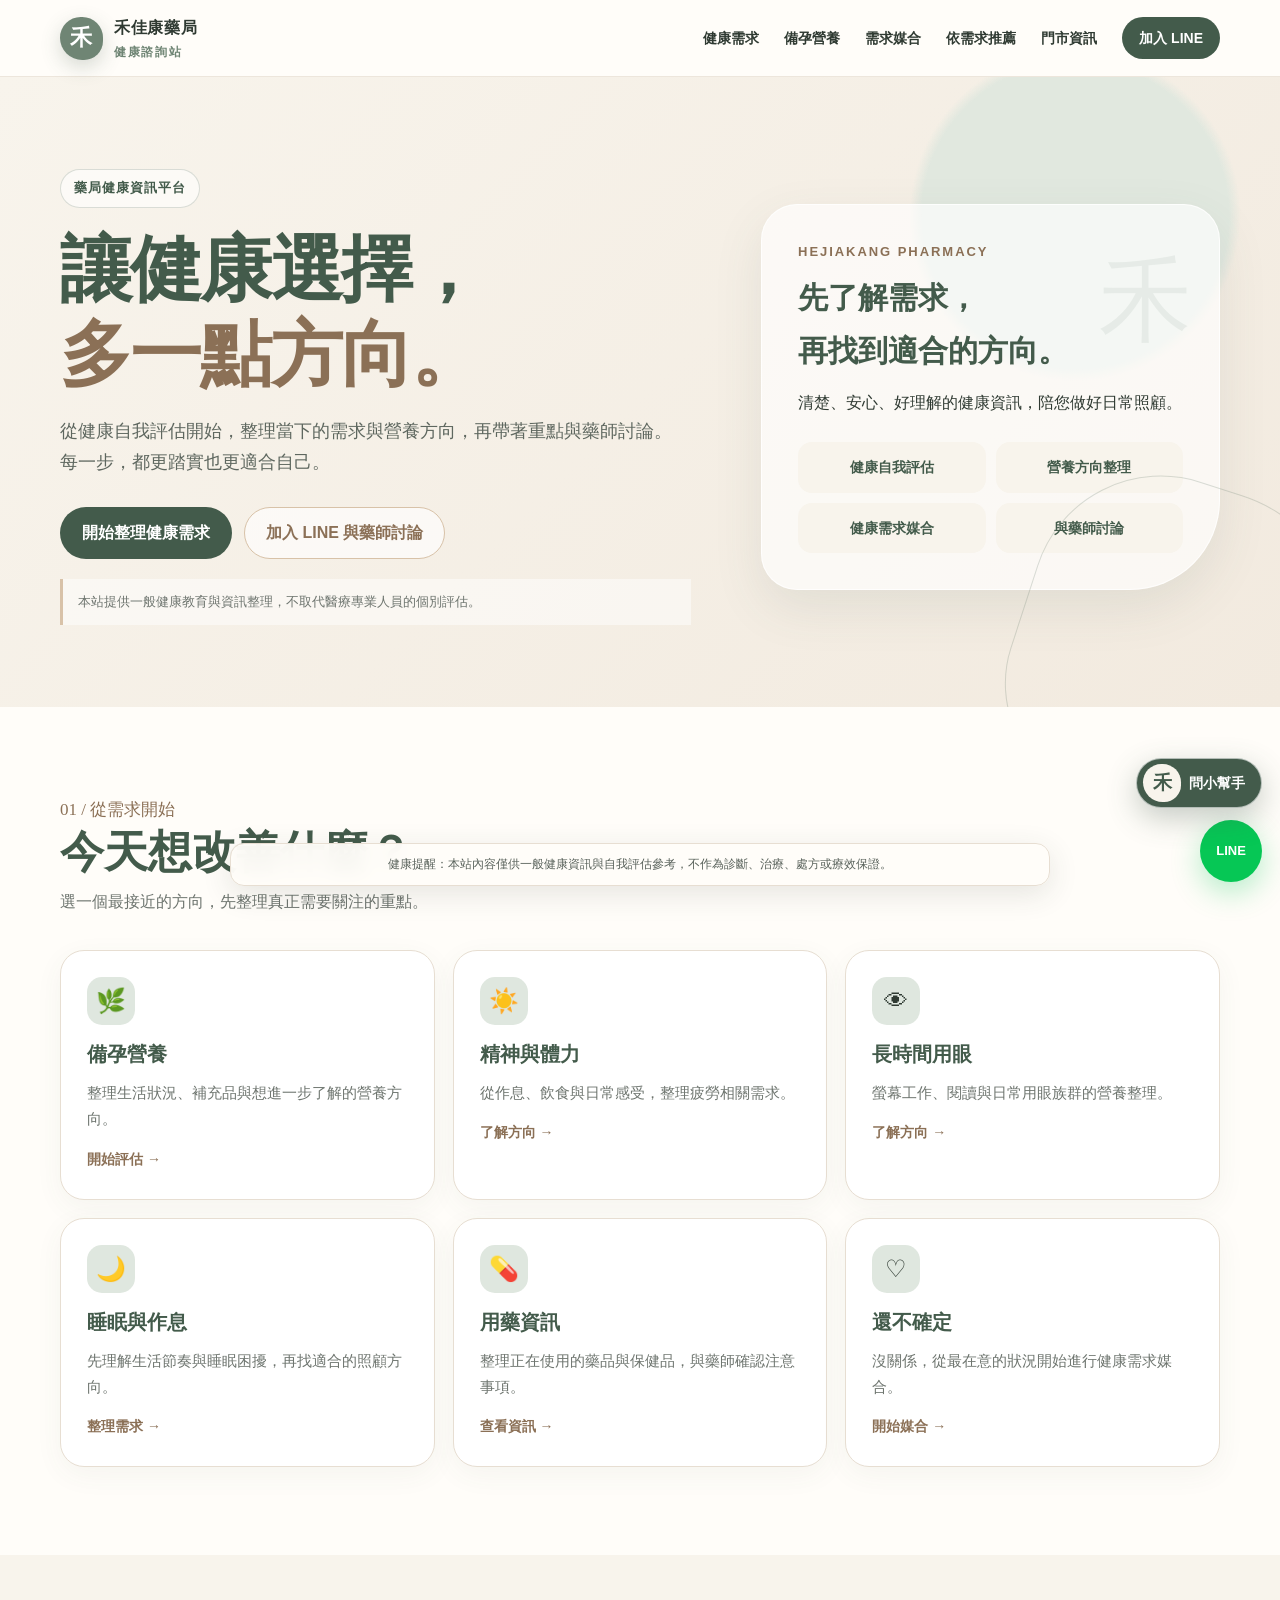
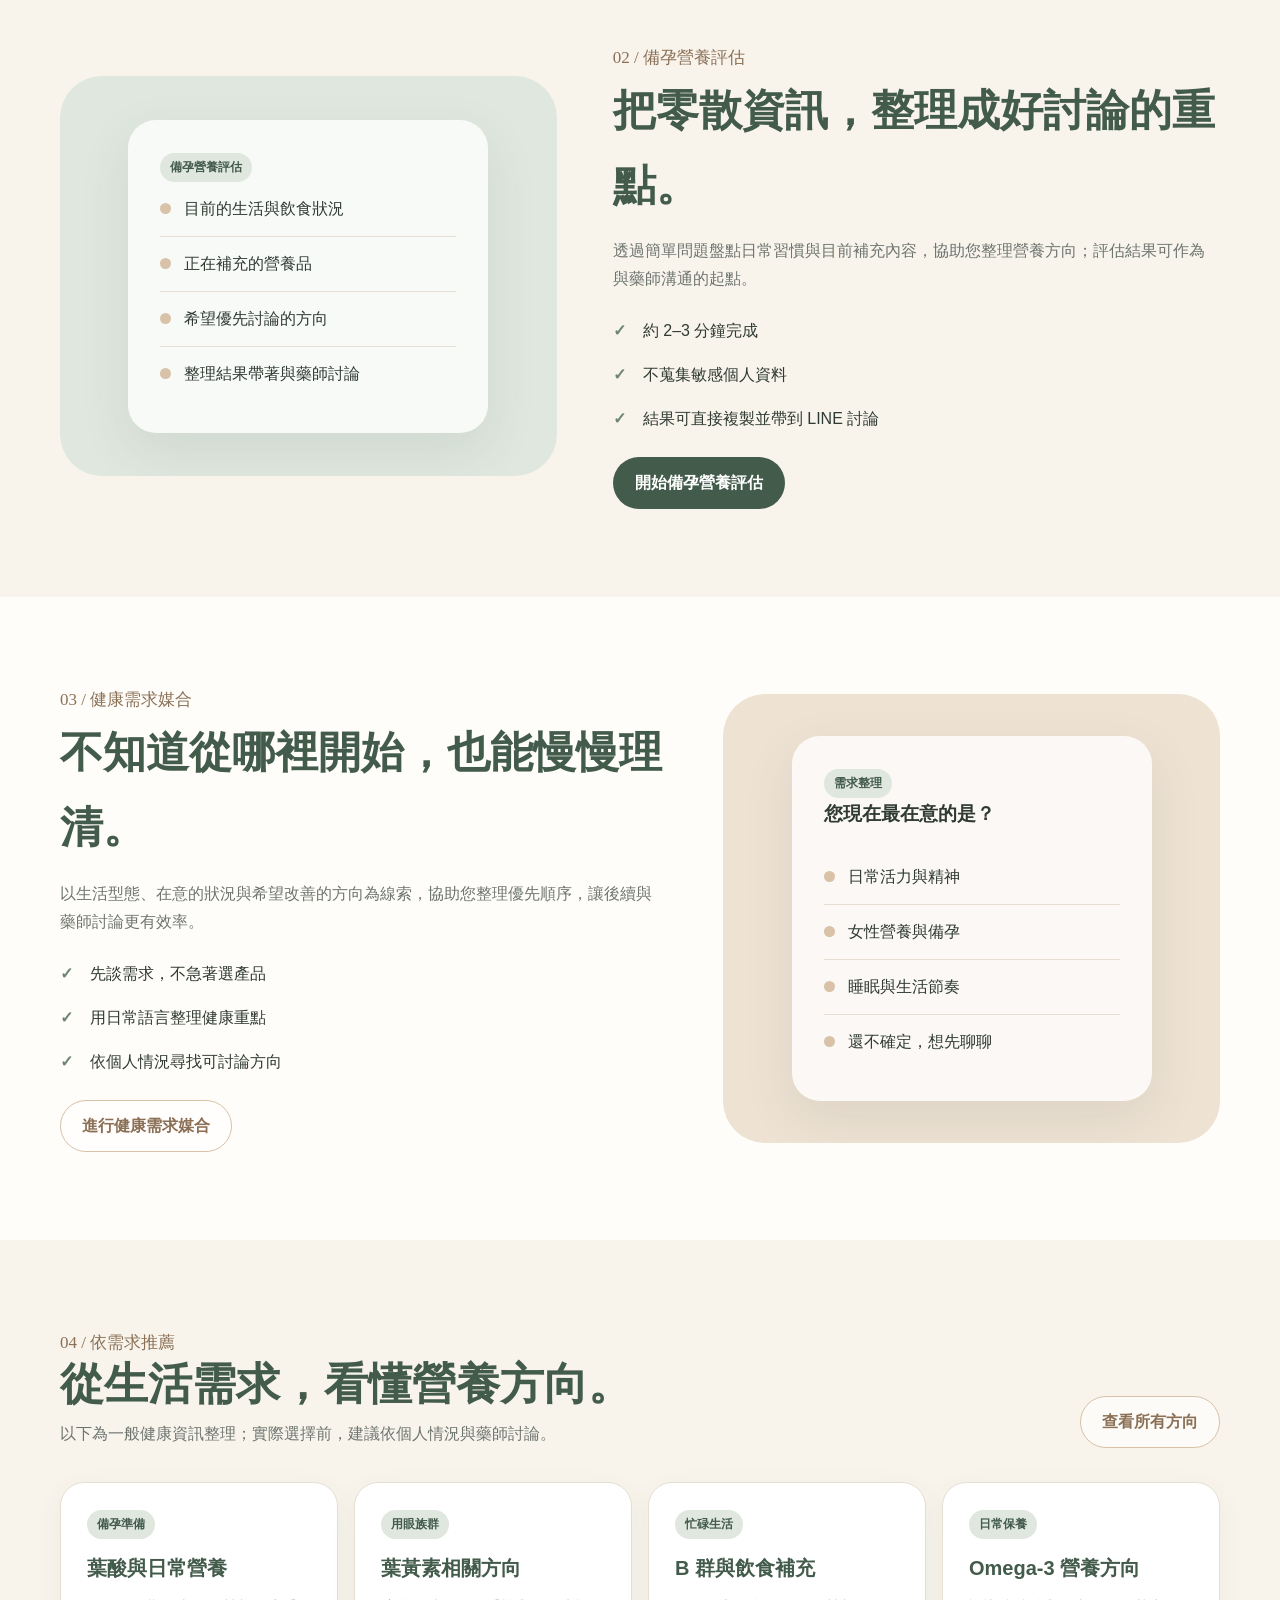
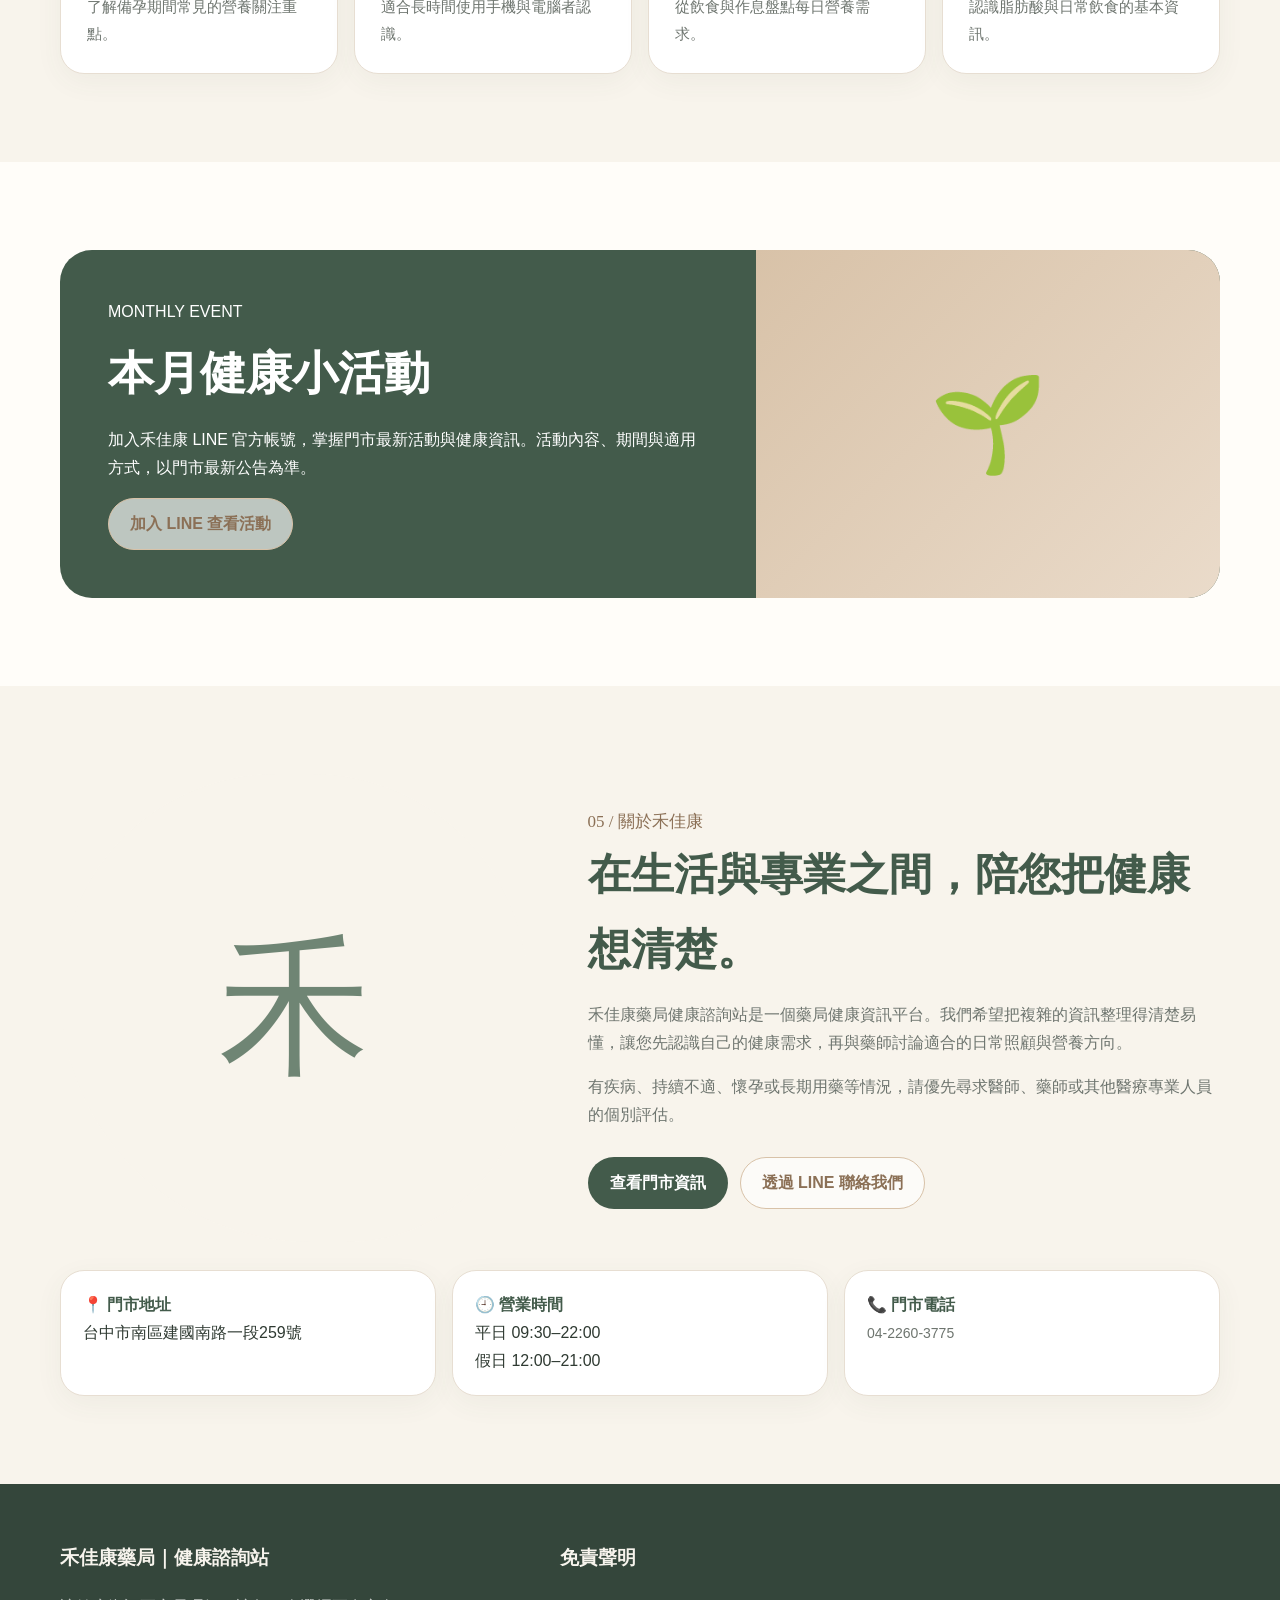
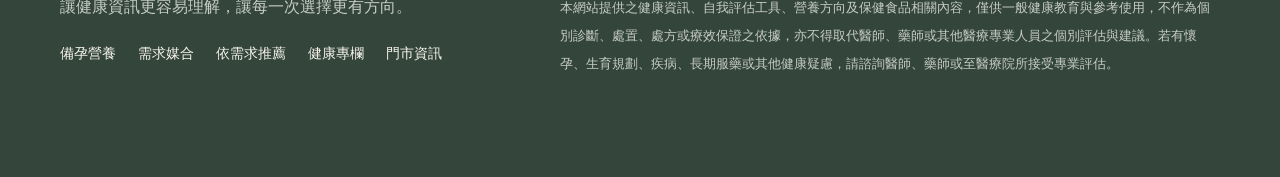
<file: index.html>
<!doctype html>
<html lang="zh-Hant">
<head>
  <meta charset="utf-8">
  <meta name="viewport" content="width=device-width, initial-scale=1">
  <meta name="description" content="禾佳康藥局健康諮詢站，提供健康自我評估、健康需求媒合與營養方向整理，協助您與藥師討論適合的日常健康方向。">
  <meta name="theme-color" content="#435b4b">
  <title>禾佳康藥局｜健康諮詢站</title>
  <link rel="stylesheet" href="./assets/css/style.css?v=20261114-5">
  <script src="./assets/js/main.js?v=20261114-1" defer></script>
  <script src="./assets/js/assistant.js?v=20261115-1" defer></script>
</head>
<body>
  <a class="skip-link" href="#main">跳至主要內容</a>
  <header>
    <div class="wrap nav">
      <a class="brand" href="./index.html" aria-label="禾佳康藥局健康諮詢站首頁">
        <span class="logo" aria-hidden="true">禾</span>
        <span>禾佳康藥局<small>健康諮詢站</small></span>
      </a>
      <button class="menu-toggle" type="button" aria-expanded="false" aria-controls="site-nav" aria-label="開啟選單">☰</button>
      <nav class="navlinks" id="site-nav" aria-label="主要選單">
        <a href="#needs">健康需求</a>
        <a href="./fertility.html">備孕營養</a>
        <a href="./matching.html">需求媒合</a>
        <a href="./products.html">依需求推薦</a>
        <a href="./store.html">門市資訊</a>
        <a class="navbtn" href="https://lin.ee/Olm3eqO" target="_blank" rel="noopener">加入 LINE</a>
      </nav>
    </div>
  </header>

  <main id="main">
    <section class="hero">
      <div class="wrap hero-grid">
        <div>
          <div class="eyebrow">藥局健康資訊平台</div>
          <h1>讓健康選擇，<br><span>多一點方向。</span></h1>
          <p class="lead">從健康自我評估開始，整理當下的需求與營養方向，再帶著重點與藥師討論。每一步，都更踏實也更適合自己。</p>
          <div class="cta">
            <a class="btn btn-line" href="#needs">開始整理健康需求</a>
            <a class="btn btn-soft" href="https://lin.ee/Olm3eqO" target="_blank" rel="noopener">加入 LINE 與藥師討論</a>
          </div>
          <div class="notice">本站提供一般健康教育與資訊整理，不取代醫療專業人員的個別評估。</div>
        </div>
        <aside class="hero-card" aria-label="健康諮詢站特色">
          <div class="kicker">HEJIAKANG PHARMACY</div>
          <h2>先了解需求，<br>再找到適合的方向。</h2>
          <p>清楚、安心、好理解的健康資訊，陪您做好日常照顧。</p>
          <div class="mini-grid">
            <div class="mini">健康自我評估</div>
            <div class="mini">營養方向整理</div>
            <div class="mini">健康需求媒合</div>
            <div class="mini">與藥師討論</div>
          </div>
        </aside>
      </div>
    </section>

    <section id="needs">
      <div class="wrap">
        <div class="section-head">
          <div><span class="section-index">01 / 從需求開始</span><h2>今天想改善什麼？</h2><p>選一個最接近的方向，先整理真正需要關注的重點。</p></div>
        </div>
        <div class="grid">
          <a class="card" href="./fertility.html"><div class="icon" aria-hidden="true">🌿</div><h3>備孕營養</h3><p>整理生活狀況、補充品與想進一步了解的營養方向。</p><span class="link-hint">開始評估 →</span></a>
          <a class="card" href="./supplements.html?topic=energy"><div class="icon" aria-hidden="true">☀️</div><h3>精神與體力</h3><p>從作息、飲食與日常感受，整理疲勞相關需求。</p><span class="link-hint">了解方向 →</span></a>
          <a class="card" href="./supplements.html?topic=eyes"><div class="icon" aria-hidden="true">👁</div><h3>長時間用眼</h3><p>螢幕工作、閱讀與日常用眼族群的營養整理。</p><span class="link-hint">了解方向 →</span></a>
          <a class="card" href="./supplements.html?topic=sleep"><div class="icon" aria-hidden="true">🌙</div><h3>睡眠與作息</h3><p>先理解生活節奏與睡眠困擾，再找適合的照顧方向。</p><span class="link-hint">整理需求 →</span></a>
          <a class="card" href="./medication.html"><div class="icon" aria-hidden="true">💊</div><h3>用藥資訊</h3><p>整理正在使用的藥品與保健品，與藥師確認注意事項。</p><span class="link-hint">查看資訊 →</span></a>
          <a class="card" href="./matching.html"><div class="icon" aria-hidden="true">♡</div><h3>還不確定</h3><p>沒關係，從最在意的狀況開始進行健康需求媒合。</p><span class="link-hint">開始媒合 →</span></a>
        </div>
      </div>
    </section>

    <section class="alt" id="fertility">
      <div class="wrap feature">
        <div class="feature-panel">
          <div class="visual"><span class="badge">備孕營養評估</span><div class="visual-row"><span class="dot"></span>目前的生活與飲食狀況</div><div class="visual-row"><span class="dot"></span>正在補充的營養品</div><div class="visual-row"><span class="dot"></span>希望優先討論的方向</div><div class="visual-row"><span class="dot"></span>整理結果帶著與藥師討論</div></div>
        </div>
        <div class="feature-copy"><span class="section-index">02 / 備孕營養評估</span><h2>把零散資訊，整理成好討論的重點。</h2><p>透過簡單問題盤點日常習慣與目前補充內容，協助您整理營養方向；評估結果可作為與藥師溝通的起點。</p><ul class="checks"><li>約 2–3 分鐘完成</li><li>不蒐集敏感個人資料</li><li>結果可直接複製並帶到 LINE 討論</li></ul><a class="btn btn-line" href="./fertility.html">開始備孕營養評估</a></div>
      </div>
    </section>

    <section id="matching">
      <div class="wrap feature reverse">
        <div class="feature-copy"><span class="section-index">03 / 健康需求媒合</span><h2>不知道從哪裡開始，也能慢慢理清。</h2><p>以生活型態、在意的狀況與希望改善的方向為線索，協助您整理優先順序，讓後續與藥師討論更有效率。</p><ul class="checks"><li>先談需求，不急著選產品</li><li>用日常語言整理健康重點</li><li>依個人情況尋找可討論方向</li></ul><a class="btn btn-soft" href="./matching.html">進行健康需求媒合</a></div>
        <div class="feature-panel tea"><div class="visual"><span class="badge">需求整理</span><h3>您現在最在意的是？</h3><div class="visual-row"><span class="dot"></span>日常活力與精神</div><div class="visual-row"><span class="dot"></span>女性營養與備孕</div><div class="visual-row"><span class="dot"></span>睡眠與生活節奏</div><div class="visual-row"><span class="dot"></span>還不確定，想先聊聊</div></div></div>
      </div>
    </section>

    <section class="alt" id="recommend">
      <div class="wrap">
        <div class="section-head"><div><span class="section-index">04 / 依需求推薦</span><h2>從生活需求，看懂營養方向。</h2><p>以下為一般健康資訊整理；實際選擇前，建議依個人情況與藥師討論。</p></div><a class="btn btn-soft" href="./products.html">查看所有方向</a></div>
        <div class="product-grid">
          <a class="card" href="./products.html"><span class="badge">備孕準備</span><h3>葉酸與日常營養</h3><p>了解備孕期間常見的營養關注重點。</p></a>
          <a class="card" href="./products.html"><span class="badge">用眼族群</span><h3>葉黃素相關方向</h3><p>適合長時間使用手機與電腦者認識。</p></a>
          <a class="card" href="./products.html"><span class="badge">忙碌生活</span><h3>B 群與飲食補充</h3><p>從飲食與作息盤點每日營養需求。</p></a>
          <a class="card" href="./products.html"><span class="badge">日常保養</span><h3>Omega-3 營養方向</h3><p>認識脂肪酸與日常飲食的基本資訊。</p></a>
        </div>
      </div>
    </section>

    <section id="event">
      <div class="wrap event">
        <div class="event-copy"><div class="kicker">MONTHLY EVENT</div><h2>本月健康小活動</h2><p>加入禾佳康 LINE 官方帳號，掌握門市最新活動與健康資訊。活動內容、期間與適用方式，以門市最新公告為準。</p><a class="btn btn-soft" href="https://lin.ee/Olm3eqO" target="_blank" rel="noopener">加入 LINE 查看活動</a></div>
        <div class="event-art" aria-hidden="true">🌱</div>
      </div>
    </section>

    <section class="alt" id="about">
      <div class="wrap about">
        <div class="about-mark" aria-hidden="true">禾</div>
        <div class="feature-copy"><span class="section-index">05 / 關於禾佳康</span><h2>在生活與專業之間，陪您把健康想清楚。</h2><p>禾佳康藥局健康諮詢站是一個藥局健康資訊平台。我們希望把複雜的資訊整理得清楚易懂，讓您先認識自己的健康需求，再與藥師討論適合的日常照顧與營養方向。</p><p>有疾病、持續不適、懷孕或長期用藥等情況，請優先尋求醫師、藥師或其他醫療專業人員的個別評估。</p><div class="cta"><a class="btn btn-line" href="./store.html">查看門市資訊</a><a class="btn btn-soft" href="https://lin.ee/Olm3eqO" target="_blank" rel="noopener">透過 LINE 聯絡我們</a></div></div>
      </div>
      <div class="wrap store-strip">
        <a class="card" href="./store.html#store"><strong>📍 門市地址</strong>台中市南區建國南路一段259號</a>
        <a class="card" href="./store.html#store"><strong>🕘 營業時間</strong>平日 09:30–22:00<br>假日 12:00–21:00</a>
        <a class="card" href="tel:+886422603775"><strong>📞 門市電話</strong><span>04-2260-3775</span></a>
      </div>
    </section>
  </main>

  <footer class="footer">
    <div class="wrap footer-grid">
      <div><h3>禾佳康藥局｜健康諮詢站</h3><p>讓健康資訊更容易理解，讓每一次選擇更有方向。</p><div class="footer-links"><a href="./fertility.html">備孕營養</a><a href="./matching.html">需求媒合</a><a href="./products.html">依需求推薦</a><a href="./articles.html">健康專欄</a><a href="./store.html">門市資訊</a></div></div>
      <div><h3>免責聲明</h3><small>本網站提供之健康資訊、自我評估工具、營養方向及保健食品相關內容，僅供一般健康教育與參考使用，不作為個別診斷、處置、處方或療效保證之依據，亦不得取代醫師、藥師或其他醫療專業人員之個別評估與建議。若有懷孕、生育規劃、疾病、長期服藥或其他健康疑慮，請諮詢醫師、藥師或至醫療院所接受專業評估。</small></div>
    </div>
  </footer>

  <div class="fixed-disclaimer" role="note">健康提醒：本站內容僅供一般健康資訊與自我評估參考，不作為診斷、治療、處方或療效保證。</div>
  <a class="floating" href="https://lin.ee/Olm3eqO" target="_blank" rel="noopener" aria-label="加入禾佳康 LINE 官方帳號">LINE</a>
</body>
</html>
</file>
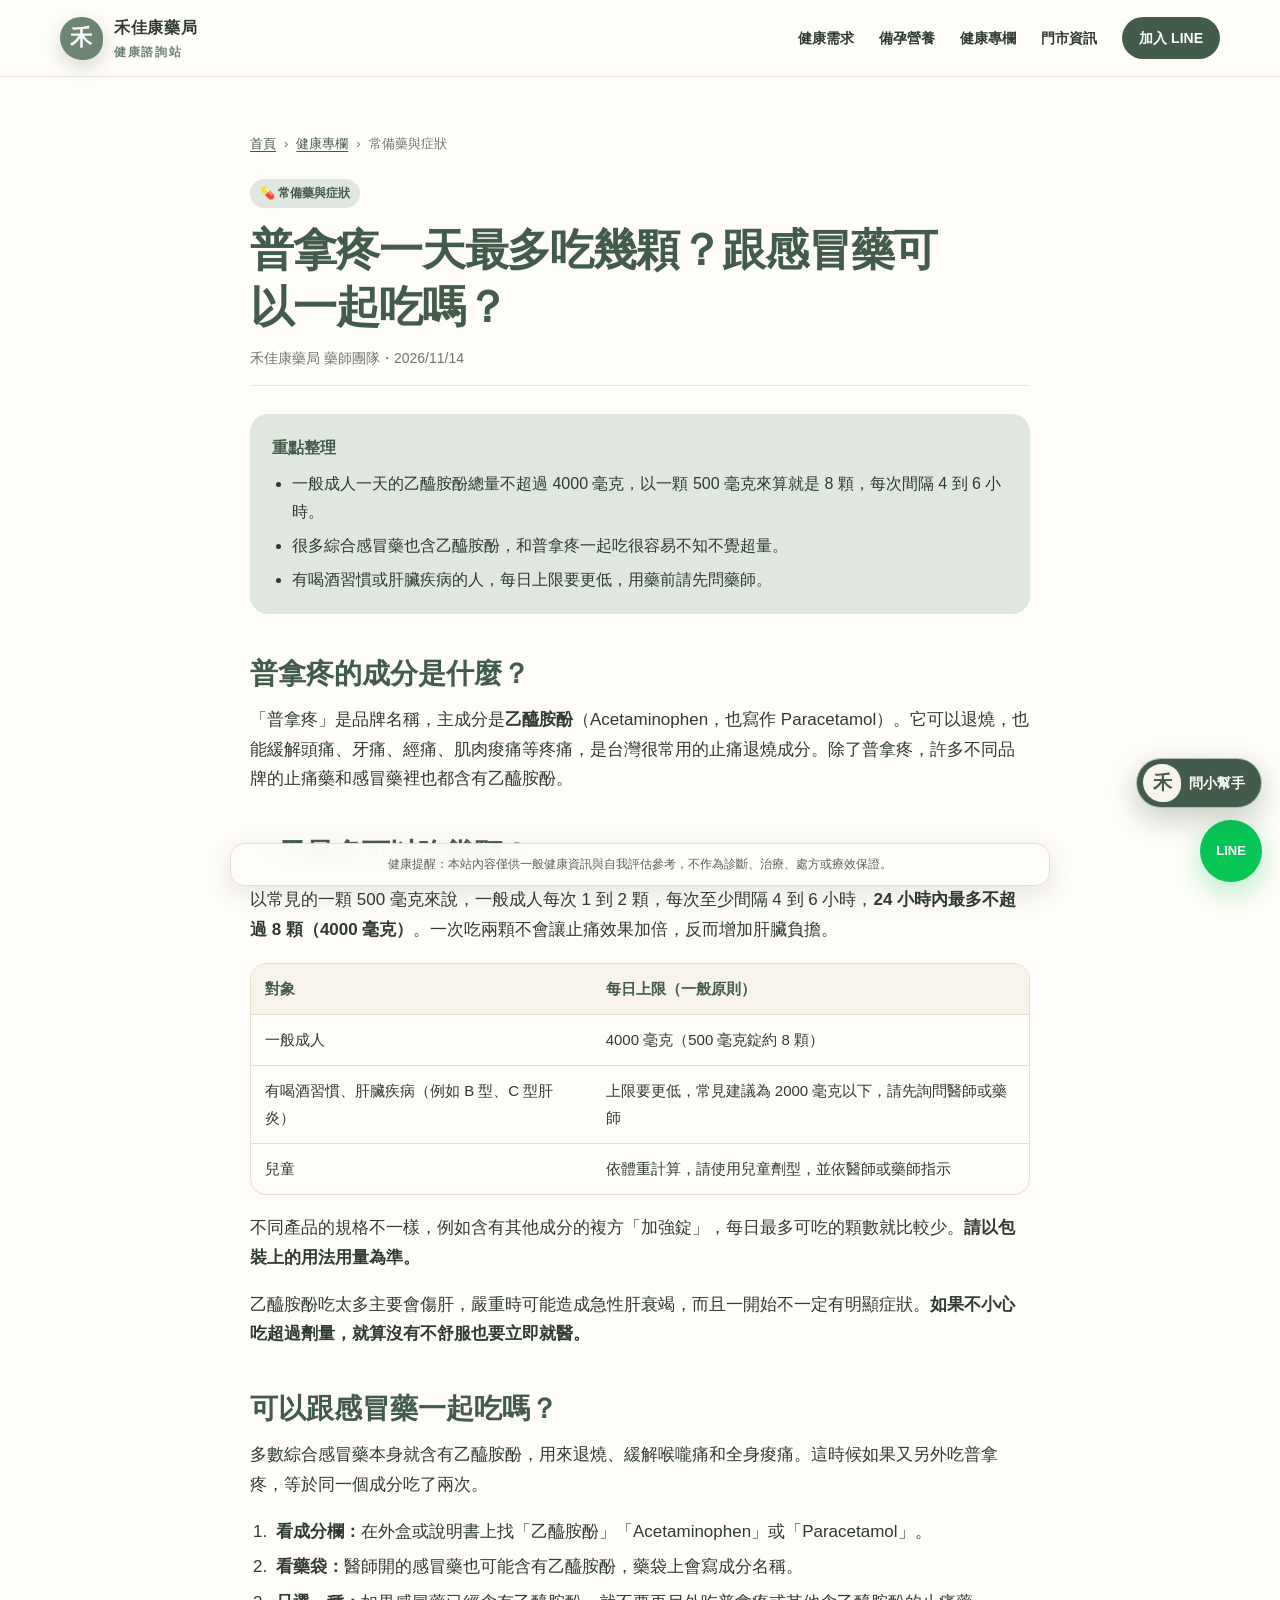
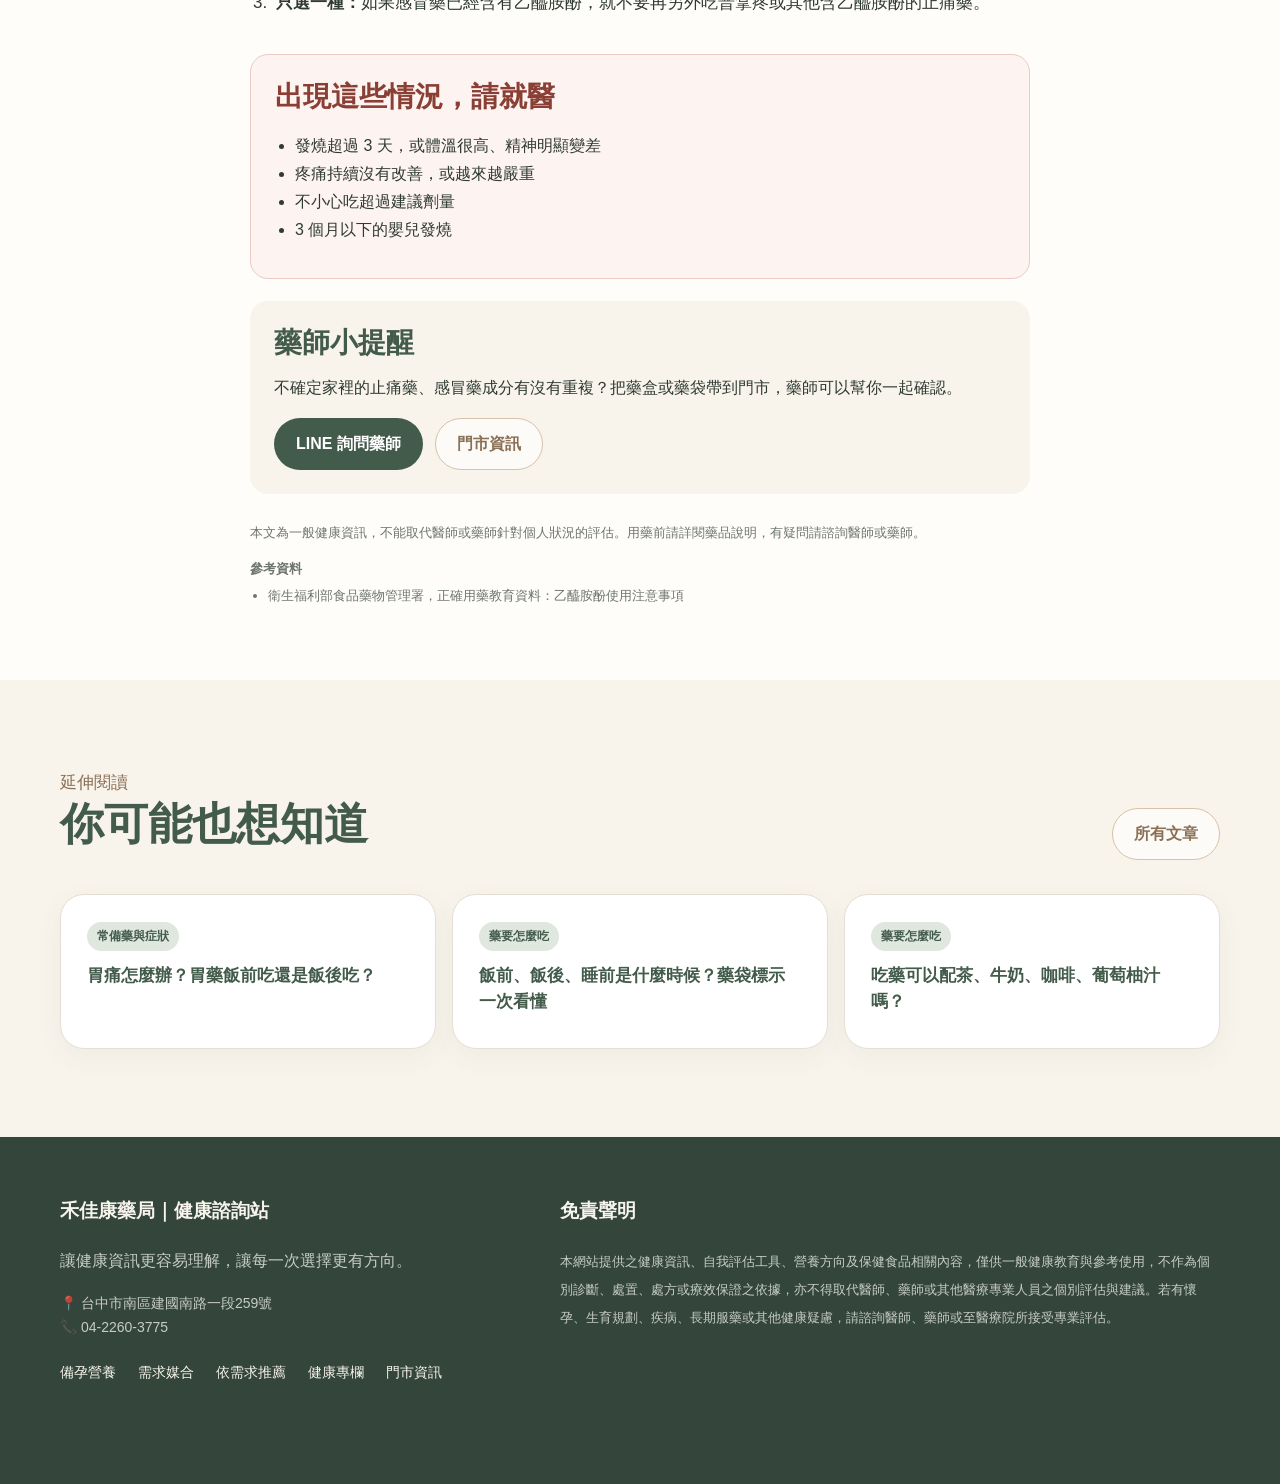
<file: article-acetaminophen.html>
<!doctype html>
<html lang="zh-Hant">
<head>
  <meta charset="utf-8">
  <meta name="viewport" content="width=device-width, initial-scale=1">
  <meta name="description" content="普拿疼的主成分是乙醯胺酚，成人一天最多 4000 毫克。藥師說明一天能吃幾顆、要間隔多久，以及為什麼不要和綜合感冒藥一起吃。">
  <meta name="theme-color" content="#435b4b">
  <meta property="og:type" content="article">
  <meta property="og:title" content="普拿疼一天最多吃幾顆？跟感冒藥可以一起吃嗎？">
  <meta property="og:description" content="普拿疼的主成分是乙醯胺酚，成人一天最多 4000 毫克。藥師說明一天能吃幾顆、要間隔多久，以及為什麼不要和綜合感冒藥一起吃。">
  <title>普拿疼一天最多吃幾顆？跟感冒藥可以一起吃嗎？｜禾佳康藥局健康專欄</title>
  <link rel="stylesheet" href="./assets/css/style.css?v=20261114-5">
  <script src="./assets/js/main.js?v=20261114-1" defer></script>
  <script src="./assets/js/assistant.js?v=20261115-1" defer></script>
  <script type="application/ld+json">{"@context": "https://schema.org", "@type": "Article", "headline": "普拿疼一天最多吃幾顆？跟感冒藥可以一起吃嗎？", "description": "普拿疼的主成分是乙醯胺酚，成人一天最多 4000 毫克。藥師說明一天能吃幾顆、要間隔多久，以及為什麼不要和綜合感冒藥一起吃。", "datePublished": "2026-11-14", "dateModified": "2026-11-14", "inLanguage": "zh-Hant-TW", "author": {"@type": "Organization", "name": "禾佳康藥局 藥師團隊"}, "publisher": {"@type": "Organization", "name": "禾佳康藥局"}}</script>
</head>
<body>
  <a class="skip-link" href="#main">跳至主要內容</a>
  <header>
    <div class="wrap nav">
      <a class="brand" href="./index.html" aria-label="禾佳康藥局健康諮詢站首頁">
        <span class="logo" aria-hidden="true">禾</span>
        <span>禾佳康藥局<small>健康諮詢站</small></span>
      </a>
      <button class="menu-toggle" type="button" aria-expanded="false" aria-controls="site-nav" aria-label="開啟選單">☰</button>
      <nav class="navlinks" id="site-nav" aria-label="主要選單">
        <a href="./index.html#needs">健康需求</a>
        <a href="./fertility.html">備孕營養</a>
        <a href="./articles.html">健康專欄</a>
        <a href="./store.html">門市資訊</a>
        <a class="navbtn" href="https://lin.ee/Olm3eqO" target="_blank" rel="noopener">加入 LINE</a>
      </nav>
    </div>
  </header>

  <main id="main">
    <article class="article">
      <div class="wrap article-wrap">
        <nav class="breadcrumb" aria-label="導覽路徑"><a href="./index.html">首頁</a><span aria-hidden="true">›</span><a href="./articles.html">健康專欄</a><span aria-hidden="true">›</span><span>常備藥與症狀</span></nav>
        <header class="article-head">
          <span class="badge">💊 常備藥與症狀</span>
          <h1>普拿疼一天最多吃幾顆？跟感冒藥可以一起吃嗎？</h1>
          <p class="byline">禾佳康藥局 藥師團隊・<time datetime="2026-11-14">2026/11/14</time></p>
        </header>

        <div class="key-points" role="note">
          <strong>重點整理</strong>
          <ul><li>一般成人一天的乙醯胺酚總量不超過 4000 毫克，以一顆 500 毫克來算就是 8 顆，每次間隔 4 到 6 小時。</li><li>很多綜合感冒藥也含乙醯胺酚，和普拿疼一起吃很容易不知不覺超量。</li><li>有喝酒習慣或肝臟疾病的人，每日上限要更低，用藥前請先問藥師。</li></ul>
        </div>

        <div class="article-body">
<h2>普拿疼的成分是什麼？</h2>
<p>「普拿疼」是品牌名稱，主成分是<strong>乙醯胺酚</strong>（Acetaminophen，也寫作 Paracetamol）。它可以退燒，也能緩解頭痛、牙痛、經痛、肌肉痠痛等疼痛，是台灣很常用的止痛退燒成分。除了普拿疼，許多不同品牌的止痛藥和感冒藥裡也都含有乙醯胺酚。</p>

<h2>一天最多可以吃幾顆？</h2>
<p>以常見的一顆 500 毫克來說，一般成人每次 1 到 2 顆，每次至少間隔 4 到 6 小時，<strong>24 小時內最多不超過 8 顆（4000 毫克）</strong>。一次吃兩顆不會讓止痛效果加倍，反而增加肝臟負擔。</p>
<div class="table-wrap"><table>
<thead><tr><th scope="col">對象</th><th scope="col">每日上限（一般原則）</th></tr></thead>
<tbody>
<tr><td>一般成人</td><td>4000 毫克（500 毫克錠約 8 顆）</td></tr>
<tr><td>有喝酒習慣、肝臟疾病（例如 B 型、C 型肝炎）</td><td>上限要更低，常見建議為 2000 毫克以下，請先詢問醫師或藥師</td></tr>
<tr><td>兒童</td><td>依體重計算，請使用兒童劑型，並依醫師或藥師指示</td></tr>
</tbody></table></div>
<p>不同產品的規格不一樣，例如含有其他成分的複方「加強錠」，每日最多可吃的顆數就比較少。<strong>請以包裝上的用法用量為準。</strong></p>
<p>乙醯胺酚吃太多主要會傷肝，嚴重時可能造成急性肝衰竭，而且一開始不一定有明顯症狀。<strong>如果不小心吃超過劑量，就算沒有不舒服也要立即就醫。</strong></p>

<h2>可以跟感冒藥一起吃嗎？</h2>
<p>多數綜合感冒藥本身就含有乙醯胺酚，用來退燒、緩解喉嚨痛和全身痠痛。這時候如果又另外吃普拿疼，等於同一個成分吃了兩次。</p>
<ol class="steps">
<li><strong>看成分欄：</strong>在外盒或說明書上找「乙醯胺酚」「Acetaminophen」或「Paracetamol」。</li>
<li><strong>看藥袋：</strong>醫師開的感冒藥也可能含有乙醯胺酚，藥袋上會寫成分名稱。</li>
<li><strong>只選一種：</strong>如果感冒藥已經含有乙醯胺酚，就不要再另外吃普拿疼或其他含乙醯胺酚的止痛藥。</li>
</ol>
</div>

        <div class="doctor-box">
          <h2>出現這些情況，請就醫</h2>
          <ul><li>發燒超過 3 天，或體溫很高、精神明顯變差</li><li>疼痛持續沒有改善，或越來越嚴重</li><li>不小心吃超過建議劑量</li><li>3 個月以下的嬰兒發燒</li></ul>
        </div>

        <div class="tip-box">
          <h2>藥師小提醒</h2>
          <p>不確定家裡的止痛藥、感冒藥成分有沒有重複？把藥盒或藥袋帶到門市，藥師可以幫你一起確認。</p>
          <div class="cta"><a class="btn btn-line" href="https://lin.ee/Olm3eqO" target="_blank" rel="noopener">LINE 詢問藥師</a><a class="btn btn-soft" href="./store.html">門市資訊</a></div>
        </div>

        <p class="article-disclaimer">本文為一般健康資訊，不能取代醫師或藥師針對個人狀況的評估。用藥前請詳閱藥品說明，有疑問請諮詢醫師或藥師。</p>
        <div class="refs"><strong>參考資料</strong><ul><li>衛生福利部食品藥物管理署，正確用藥教育資料：乙醯胺酚使用注意事項</li></ul></div>
      </div>
    </article>

    <section class="alt">
      <div class="wrap">
        <div class="section-head"><div><span class="section-index">延伸閱讀</span><h2>你可能也想知道</h2></div><a class="btn btn-soft" href="./articles.html">所有文章</a></div>
        <div class="related-grid"><a class="card related-card" href="./article-stomach-medicine.html"><span class="badge">常備藥與症狀</span><h3>胃痛怎麼辦？胃藥飯前吃還是飯後吃？</h3></a><a class="card related-card" href="./article-medication-timing.html"><span class="badge">藥要怎麼吃</span><h3>飯前、飯後、睡前是什麼時候？藥袋標示一次看懂</h3></a><a class="card related-card" href="./article-drug-drinks.html"><span class="badge">藥要怎麼吃</span><h3>吃藥可以配茶、牛奶、咖啡、葡萄柚汁嗎？</h3></a></div>
      </div>
    </section>
  </main>

  <footer class="footer">
    <div class="wrap footer-grid">
      <div><h3>禾佳康藥局｜健康諮詢站</h3><p>讓健康資訊更容易理解，讓每一次選擇更有方向。</p><p class="footer-store">📍 台中市南區建國南路一段259號<br>📞 <a href="tel:+886422603775">04-2260-3775</a></p><div class="footer-links"><a href="./fertility.html">備孕營養</a><a href="./matching.html">需求媒合</a><a href="./products.html">依需求推薦</a><a href="./articles.html">健康專欄</a><a href="./store.html">門市資訊</a></div></div>
      <div><h3>免責聲明</h3><small>本網站提供之健康資訊、自我評估工具、營養方向及保健食品相關內容，僅供一般健康教育與參考使用，不作為個別診斷、處置、處方或療效保證之依據，亦不得取代醫師、藥師或其他醫療專業人員之個別評估與建議。若有懷孕、生育規劃、疾病、長期服藥或其他健康疑慮，請諮詢醫師、藥師或至醫療院所接受專業評估。</small></div>
    </div>
  </footer>

  <div class="fixed-disclaimer" role="note">健康提醒：本站內容僅供一般健康資訊與自我評估參考，不作為診斷、治療、處方或療效保證。</div>
  <a class="floating" href="https://lin.ee/Olm3eqO" target="_blank" rel="noopener" aria-label="加入禾佳康 LINE 官方帳號">LINE</a>
</body>
</html>
</file>
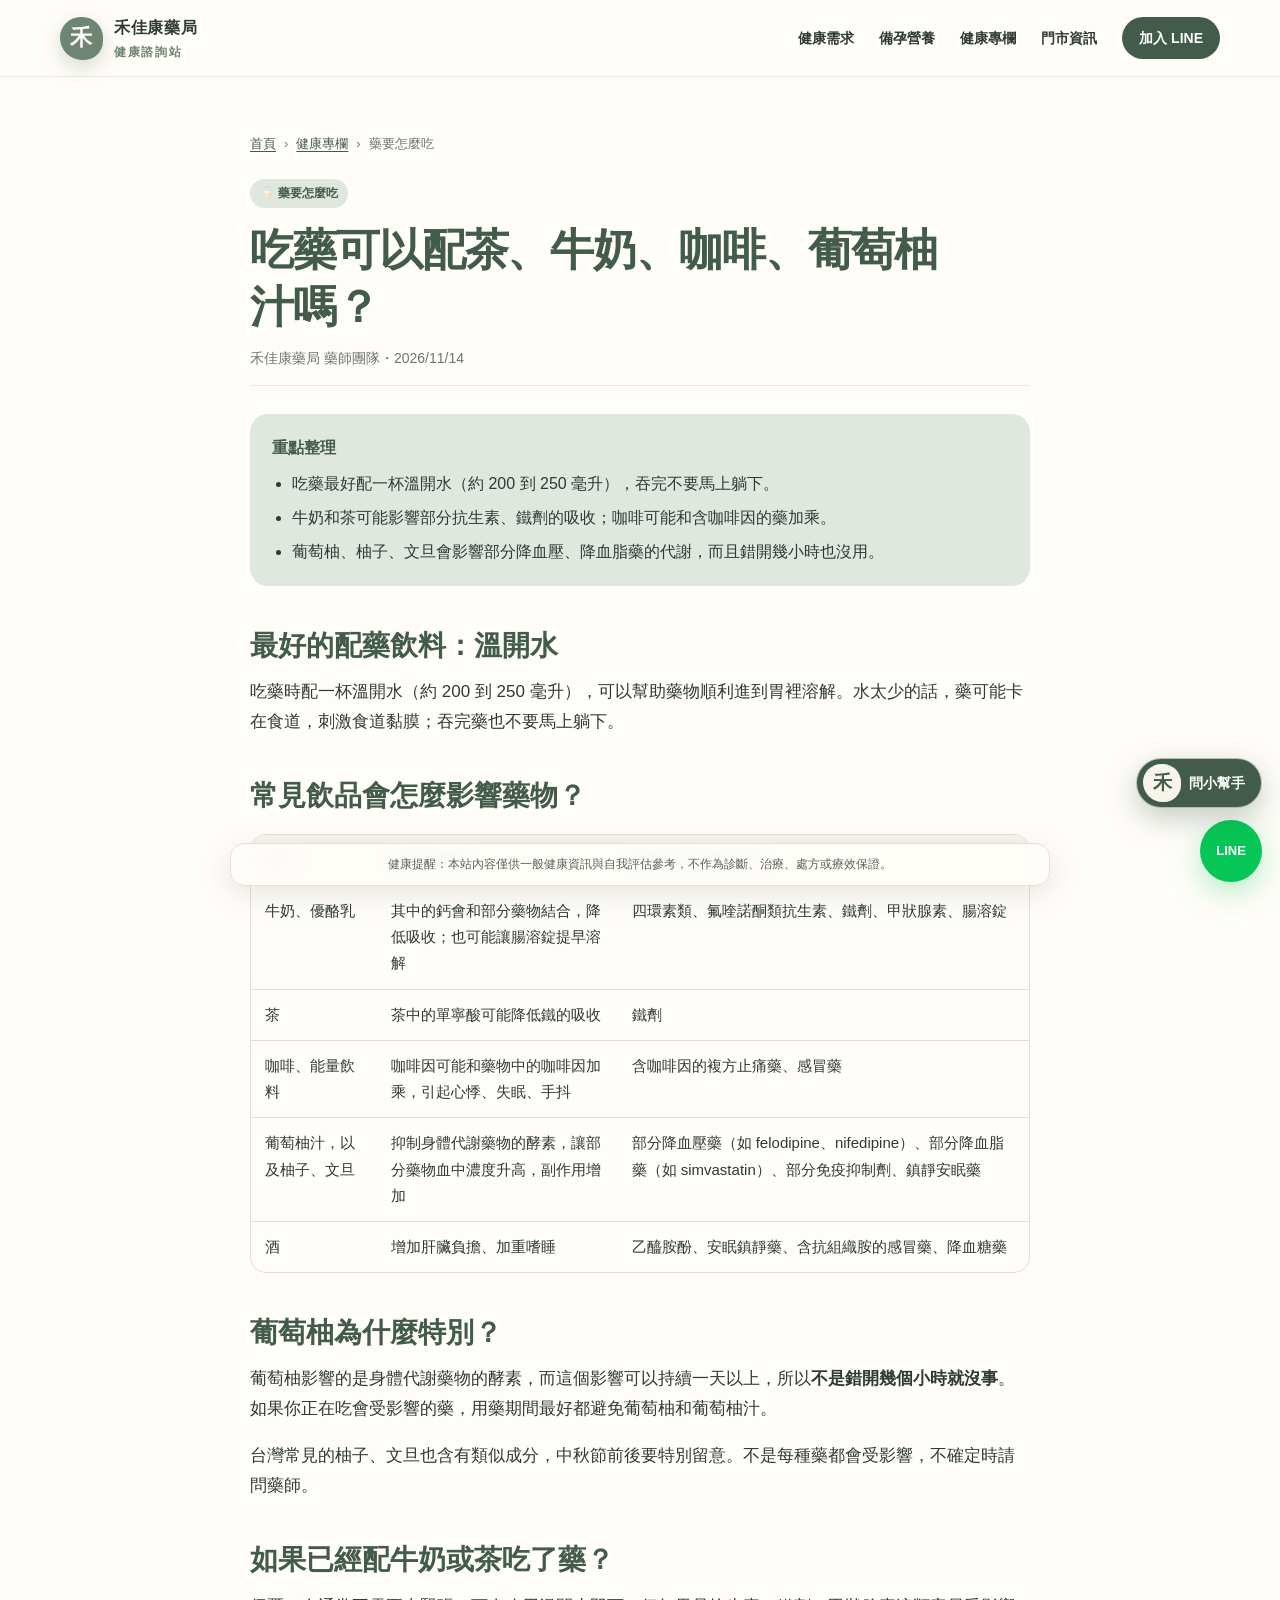
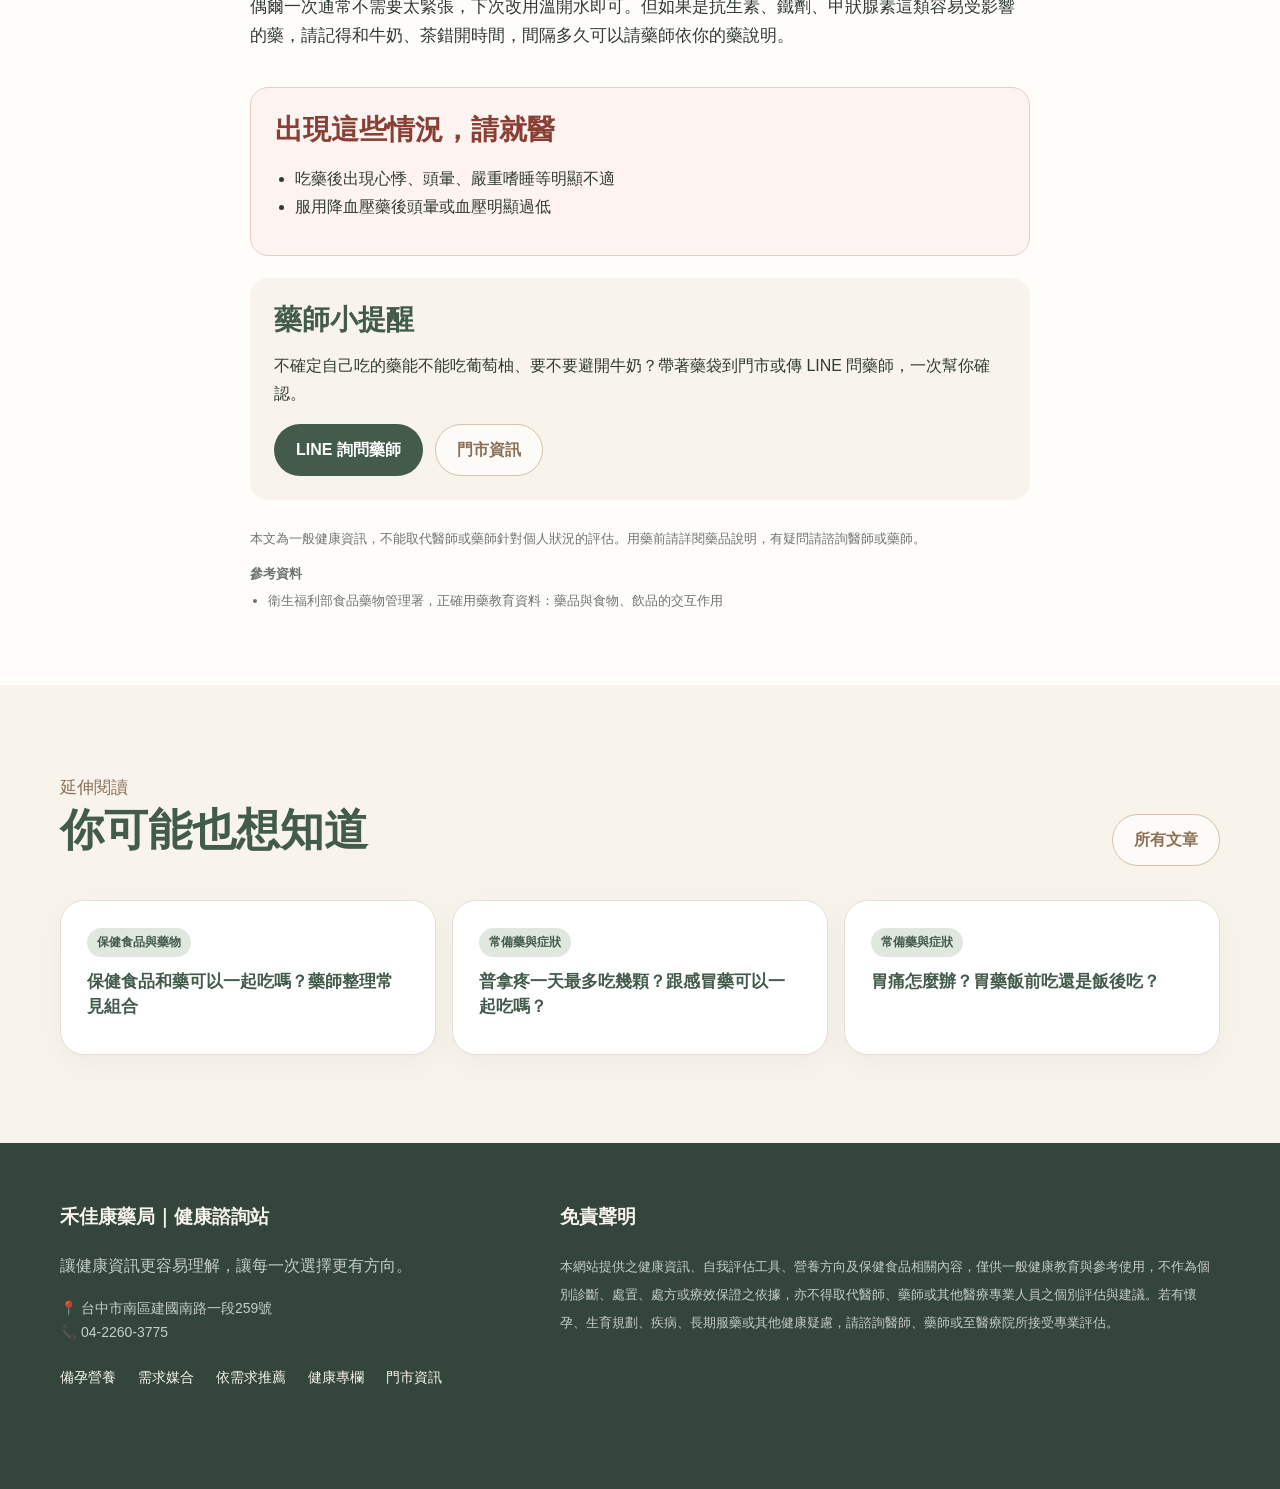
<file: article-drug-drinks.html>
<!doctype html>
<html lang="zh-Hant">
<head>
  <meta charset="utf-8">
  <meta name="viewport" content="width=device-width, initial-scale=1">
  <meta name="description" content="吃藥最好配溫開水。牛奶、茶、咖啡、葡萄柚汁和酒，都可能影響部分藥物的吸收或代謝。藥師整理常見的飲品與藥物組合。">
  <meta name="theme-color" content="#435b4b">
  <meta property="og:type" content="article">
  <meta property="og:title" content="吃藥可以配茶、牛奶、咖啡、葡萄柚汁嗎？">
  <meta property="og:description" content="吃藥最好配溫開水。牛奶、茶、咖啡、葡萄柚汁和酒，都可能影響部分藥物的吸收或代謝。藥師整理常見的飲品與藥物組合。">
  <title>吃藥可以配茶、牛奶、咖啡、葡萄柚汁嗎？｜禾佳康藥局健康專欄</title>
  <link rel="stylesheet" href="./assets/css/style.css?v=20261114-5">
  <script src="./assets/js/main.js?v=20261114-1" defer></script>
  <script src="./assets/js/assistant.js?v=20261115-1" defer></script>
  <script type="application/ld+json">{"@context": "https://schema.org", "@type": "Article", "headline": "吃藥可以配茶、牛奶、咖啡、葡萄柚汁嗎？", "description": "吃藥最好配溫開水。牛奶、茶、咖啡、葡萄柚汁和酒，都可能影響部分藥物的吸收或代謝。藥師整理常見的飲品與藥物組合。", "datePublished": "2026-11-14", "dateModified": "2026-11-14", "inLanguage": "zh-Hant-TW", "author": {"@type": "Organization", "name": "禾佳康藥局 藥師團隊"}, "publisher": {"@type": "Organization", "name": "禾佳康藥局"}}</script>
</head>
<body>
  <a class="skip-link" href="#main">跳至主要內容</a>
  <header>
    <div class="wrap nav">
      <a class="brand" href="./index.html" aria-label="禾佳康藥局健康諮詢站首頁">
        <span class="logo" aria-hidden="true">禾</span>
        <span>禾佳康藥局<small>健康諮詢站</small></span>
      </a>
      <button class="menu-toggle" type="button" aria-expanded="false" aria-controls="site-nav" aria-label="開啟選單">☰</button>
      <nav class="navlinks" id="site-nav" aria-label="主要選單">
        <a href="./index.html#needs">健康需求</a>
        <a href="./fertility.html">備孕營養</a>
        <a href="./articles.html">健康專欄</a>
        <a href="./store.html">門市資訊</a>
        <a class="navbtn" href="https://lin.ee/Olm3eqO" target="_blank" rel="noopener">加入 LINE</a>
      </nav>
    </div>
  </header>

  <main id="main">
    <article class="article">
      <div class="wrap article-wrap">
        <nav class="breadcrumb" aria-label="導覽路徑"><a href="./index.html">首頁</a><span aria-hidden="true">›</span><a href="./articles.html">健康專欄</a><span aria-hidden="true">›</span><span>藥要怎麼吃</span></nav>
        <header class="article-head">
          <span class="badge">🥛 藥要怎麼吃</span>
          <h1>吃藥可以配茶、牛奶、咖啡、葡萄柚汁嗎？</h1>
          <p class="byline">禾佳康藥局 藥師團隊・<time datetime="2026-11-14">2026/11/14</time></p>
        </header>

        <div class="key-points" role="note">
          <strong>重點整理</strong>
          <ul><li>吃藥最好配一杯溫開水（約 200 到 250 毫升），吞完不要馬上躺下。</li><li>牛奶和茶可能影響部分抗生素、鐵劑的吸收；咖啡可能和含咖啡因的藥加乘。</li><li>葡萄柚、柚子、文旦會影響部分降血壓、降血脂藥的代謝，而且錯開幾小時也沒用。</li></ul>
        </div>

        <div class="article-body">
<h2>最好的配藥飲料：溫開水</h2>
<p>吃藥時配一杯溫開水（約 200 到 250 毫升），可以幫助藥物順利進到胃裡溶解。水太少的話，藥可能卡在食道，刺激食道黏膜；吞完藥也不要馬上躺下。</p>

<h2>常見飲品會怎麼影響藥物？</h2>
<div class="table-wrap"><table>
<thead><tr><th scope="col">飲品</th><th scope="col">可能的影響</th><th scope="col">需要注意的藥物例子</th></tr></thead>
<tbody>
<tr><td>牛奶、優酪乳</td><td>其中的鈣會和部分藥物結合，降低吸收；也可能讓腸溶錠提早溶解</td><td>四環素類、氟喹諾酮類抗生素、鐵劑、甲狀腺素、腸溶錠</td></tr>
<tr><td>茶</td><td>茶中的單寧酸可能降低鐵的吸收</td><td>鐵劑</td></tr>
<tr><td>咖啡、能量飲料</td><td>咖啡因可能和藥物中的咖啡因加乘，引起心悸、失眠、手抖</td><td>含咖啡因的複方止痛藥、感冒藥</td></tr>
<tr><td>葡萄柚汁，以及柚子、文旦</td><td>抑制身體代謝藥物的酵素，讓部分藥物血中濃度升高，副作用增加</td><td>部分降血壓藥（如 felodipine、nifedipine）、部分降血脂藥（如 simvastatin）、部分免疫抑制劑、鎮靜安眠藥</td></tr>
<tr><td>酒</td><td>增加肝臟負擔、加重嗜睡</td><td>乙醯胺酚、安眠鎮靜藥、含抗組織胺的感冒藥、降血糖藥</td></tr>
</tbody></table></div>

<h2>葡萄柚為什麼特別？</h2>
<p>葡萄柚影響的是身體代謝藥物的酵素，而這個影響可以持續一天以上，所以<strong>不是錯開幾個小時就沒事</strong>。如果你正在吃會受影響的藥，用藥期間最好都避免葡萄柚和葡萄柚汁。</p>
<p>台灣常見的柚子、文旦也含有類似成分，中秋節前後要特別留意。不是每種藥都會受影響，不確定時請問藥師。</p>

<h2>如果已經配牛奶或茶吃了藥？</h2>
<p>偶爾一次通常不需要太緊張，下次改用溫開水即可。但如果是抗生素、鐵劑、甲狀腺素這類容易受影響的藥，請記得和牛奶、茶錯開時間，間隔多久可以請藥師依你的藥說明。</p>
</div>

        <div class="doctor-box">
          <h2>出現這些情況，請就醫</h2>
          <ul><li>吃藥後出現心悸、頭暈、嚴重嗜睡等明顯不適</li><li>服用降血壓藥後頭暈或血壓明顯過低</li></ul>
        </div>

        <div class="tip-box">
          <h2>藥師小提醒</h2>
          <p>不確定自己吃的藥能不能吃葡萄柚、要不要避開牛奶？帶著藥袋到門市或傳 LINE 問藥師，一次幫你確認。</p>
          <div class="cta"><a class="btn btn-line" href="https://lin.ee/Olm3eqO" target="_blank" rel="noopener">LINE 詢問藥師</a><a class="btn btn-soft" href="./store.html">門市資訊</a></div>
        </div>

        <p class="article-disclaimer">本文為一般健康資訊，不能取代醫師或藥師針對個人狀況的評估。用藥前請詳閱藥品說明，有疑問請諮詢醫師或藥師。</p>
        <div class="refs"><strong>參考資料</strong><ul><li>衛生福利部食品藥物管理署，正確用藥教育資料：藥品與食物、飲品的交互作用</li></ul></div>
      </div>
    </article>

    <section class="alt">
      <div class="wrap">
        <div class="section-head"><div><span class="section-index">延伸閱讀</span><h2>你可能也想知道</h2></div><a class="btn btn-soft" href="./articles.html">所有文章</a></div>
        <div class="related-grid"><a class="card related-card" href="./article-supplement-drug.html"><span class="badge">保健食品與藥物</span><h3>保健食品和藥可以一起吃嗎？藥師整理常見組合</h3></a><a class="card related-card" href="./article-acetaminophen.html"><span class="badge">常備藥與症狀</span><h3>普拿疼一天最多吃幾顆？跟感冒藥可以一起吃嗎？</h3></a><a class="card related-card" href="./article-stomach-medicine.html"><span class="badge">常備藥與症狀</span><h3>胃痛怎麼辦？胃藥飯前吃還是飯後吃？</h3></a></div>
      </div>
    </section>
  </main>

  <footer class="footer">
    <div class="wrap footer-grid">
      <div><h3>禾佳康藥局｜健康諮詢站</h3><p>讓健康資訊更容易理解，讓每一次選擇更有方向。</p><p class="footer-store">📍 台中市南區建國南路一段259號<br>📞 <a href="tel:+886422603775">04-2260-3775</a></p><div class="footer-links"><a href="./fertility.html">備孕營養</a><a href="./matching.html">需求媒合</a><a href="./products.html">依需求推薦</a><a href="./articles.html">健康專欄</a><a href="./store.html">門市資訊</a></div></div>
      <div><h3>免責聲明</h3><small>本網站提供之健康資訊、自我評估工具、營養方向及保健食品相關內容，僅供一般健康教育與參考使用，不作為個別診斷、處置、處方或療效保證之依據，亦不得取代醫師、藥師或其他醫療專業人員之個別評估與建議。若有懷孕、生育規劃、疾病、長期服藥或其他健康疑慮，請諮詢醫師、藥師或至醫療院所接受專業評估。</small></div>
    </div>
  </footer>

  <div class="fixed-disclaimer" role="note">健康提醒：本站內容僅供一般健康資訊與自我評估參考，不作為診斷、治療、處方或療效保證。</div>
  <a class="floating" href="https://lin.ee/Olm3eqO" target="_blank" rel="noopener" aria-label="加入禾佳康 LINE 官方帳號">LINE</a>
</body>
</html>
</file>
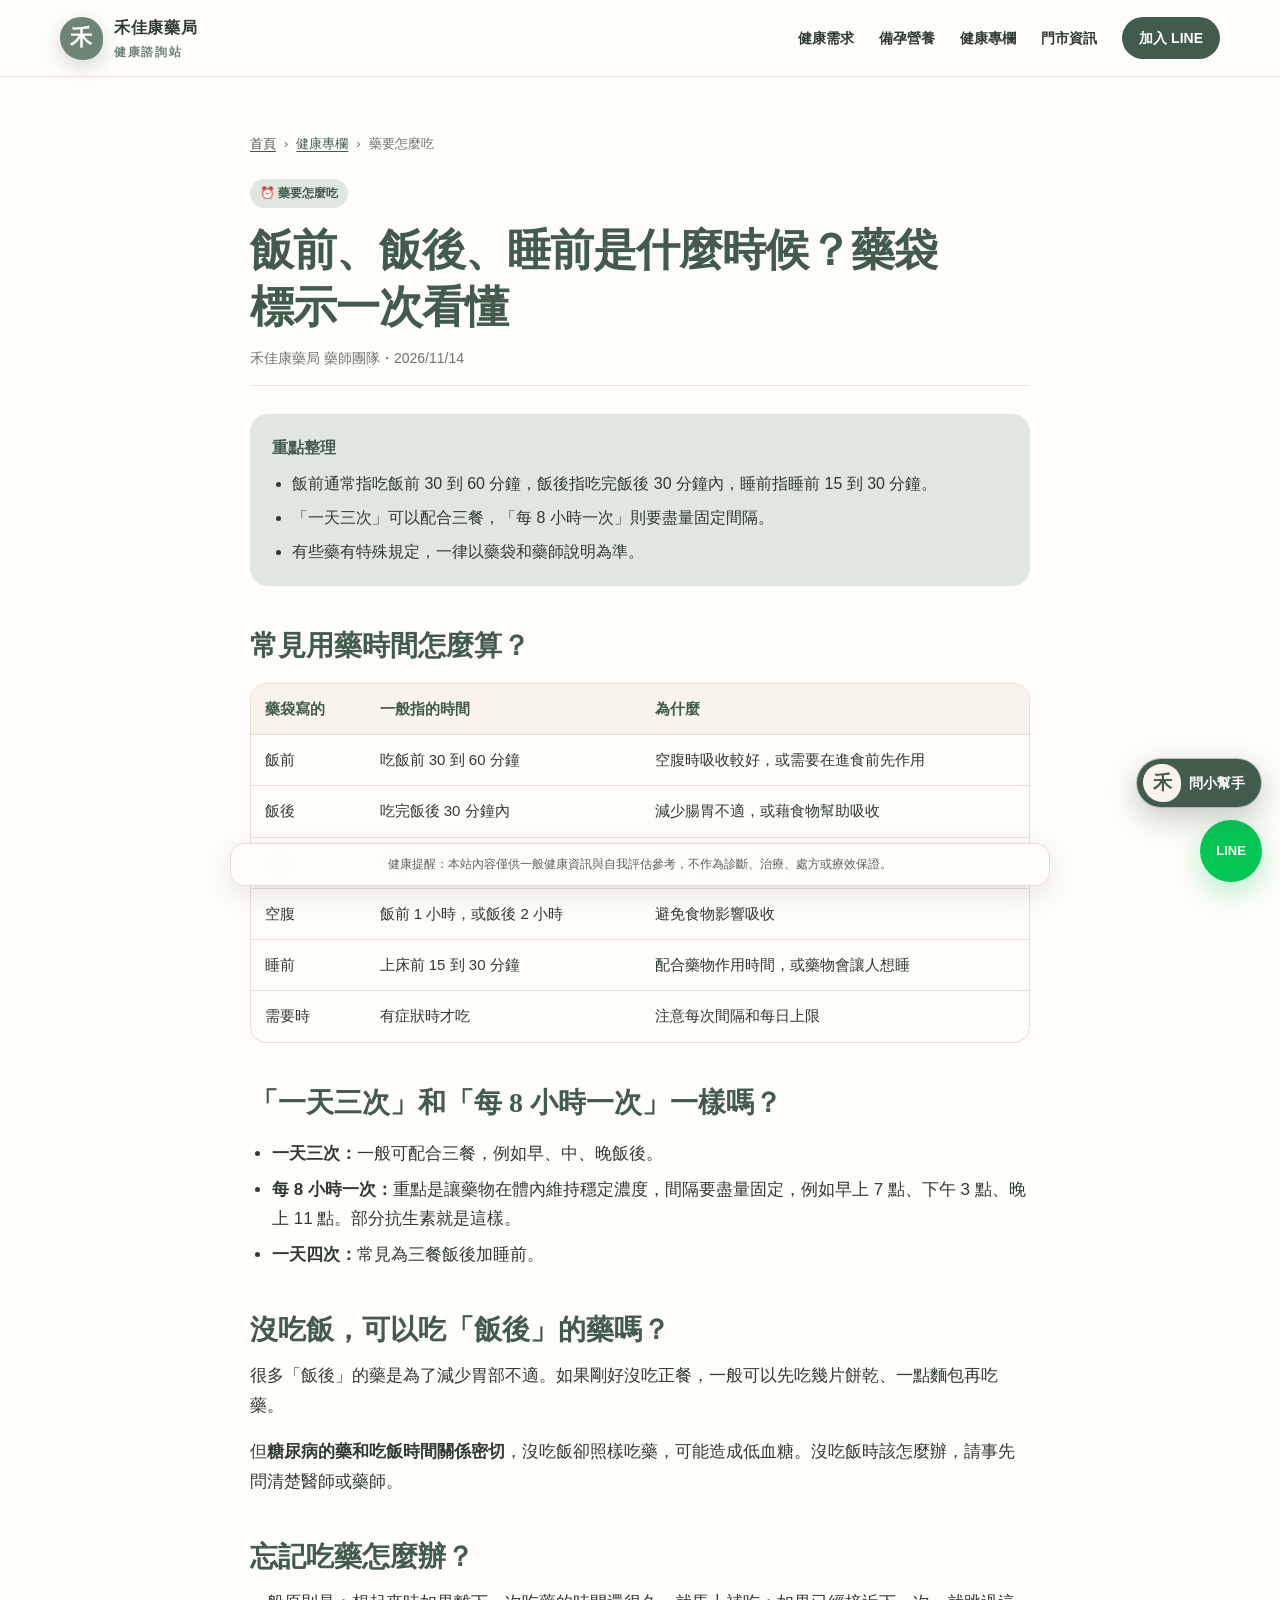
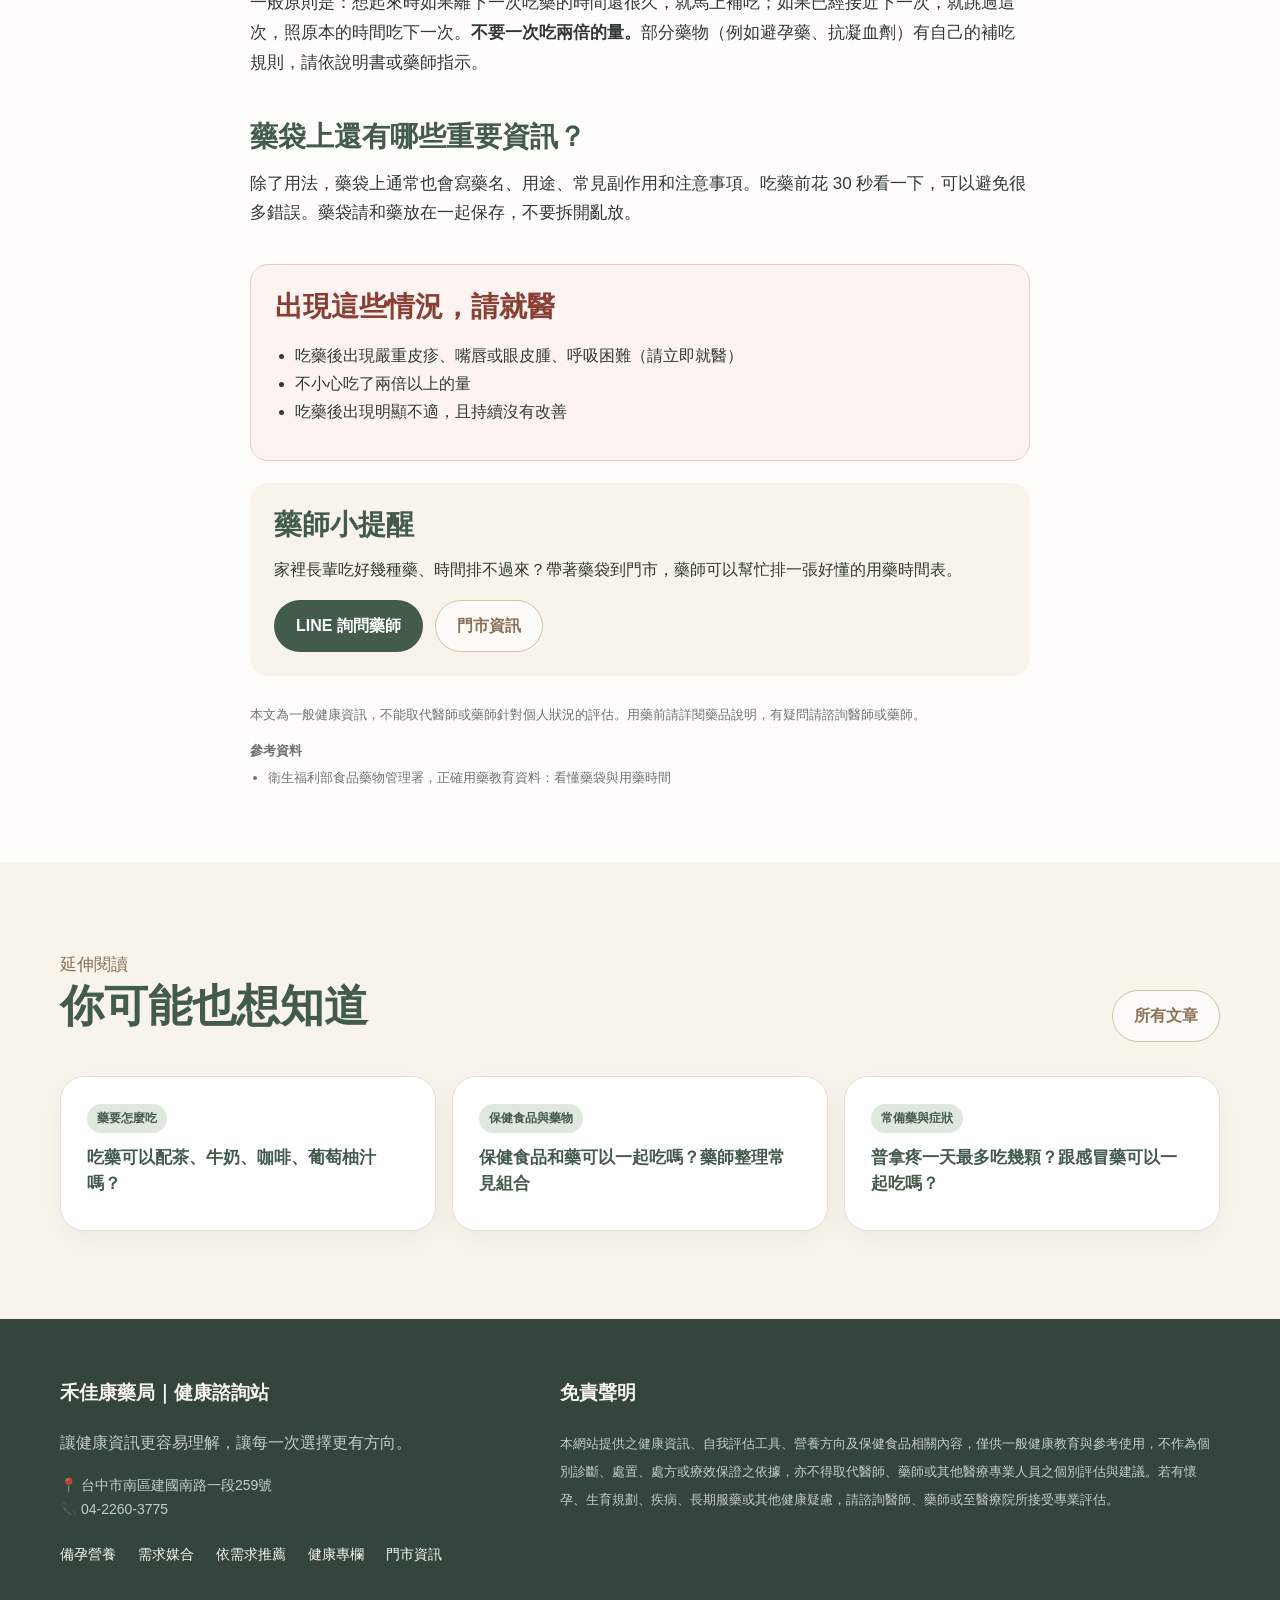
<file: article-medication-timing.html>
<!doctype html>
<html lang="zh-Hant">
<head>
  <meta charset="utf-8">
  <meta name="viewport" content="width=device-width, initial-scale=1">
  <meta name="description" content="藥袋上寫的飯前、飯後、隨餐、空腹、睡前分別是什麼時候？「一天三次」和「每 8 小時一次」差在哪？藥師一次說明。">
  <meta name="theme-color" content="#435b4b">
  <meta property="og:type" content="article">
  <meta property="og:title" content="飯前、飯後、睡前是什麼時候？藥袋標示一次看懂">
  <meta property="og:description" content="藥袋上寫的飯前、飯後、隨餐、空腹、睡前分別是什麼時候？「一天三次」和「每 8 小時一次」差在哪？藥師一次說明。">
  <title>飯前、飯後、睡前是什麼時候？藥袋標示一次看懂｜禾佳康藥局健康專欄</title>
  <link rel="stylesheet" href="./assets/css/style.css?v=20261114-5">
  <script src="./assets/js/main.js?v=20261114-1" defer></script>
  <script src="./assets/js/assistant.js?v=20261115-1" defer></script>
  <script type="application/ld+json">{"@context": "https://schema.org", "@type": "Article", "headline": "飯前、飯後、睡前是什麼時候？藥袋標示一次看懂", "description": "藥袋上寫的飯前、飯後、隨餐、空腹、睡前分別是什麼時候？「一天三次」和「每 8 小時一次」差在哪？藥師一次說明。", "datePublished": "2026-11-14", "dateModified": "2026-11-14", "inLanguage": "zh-Hant-TW", "author": {"@type": "Organization", "name": "禾佳康藥局 藥師團隊"}, "publisher": {"@type": "Organization", "name": "禾佳康藥局"}}</script>
</head>
<body>
  <a class="skip-link" href="#main">跳至主要內容</a>
  <header>
    <div class="wrap nav">
      <a class="brand" href="./index.html" aria-label="禾佳康藥局健康諮詢站首頁">
        <span class="logo" aria-hidden="true">禾</span>
        <span>禾佳康藥局<small>健康諮詢站</small></span>
      </a>
      <button class="menu-toggle" type="button" aria-expanded="false" aria-controls="site-nav" aria-label="開啟選單">☰</button>
      <nav class="navlinks" id="site-nav" aria-label="主要選單">
        <a href="./index.html#needs">健康需求</a>
        <a href="./fertility.html">備孕營養</a>
        <a href="./articles.html">健康專欄</a>
        <a href="./store.html">門市資訊</a>
        <a class="navbtn" href="https://lin.ee/Olm3eqO" target="_blank" rel="noopener">加入 LINE</a>
      </nav>
    </div>
  </header>

  <main id="main">
    <article class="article">
      <div class="wrap article-wrap">
        <nav class="breadcrumb" aria-label="導覽路徑"><a href="./index.html">首頁</a><span aria-hidden="true">›</span><a href="./articles.html">健康專欄</a><span aria-hidden="true">›</span><span>藥要怎麼吃</span></nav>
        <header class="article-head">
          <span class="badge">⏰ 藥要怎麼吃</span>
          <h1>飯前、飯後、睡前是什麼時候？藥袋標示一次看懂</h1>
          <p class="byline">禾佳康藥局 藥師團隊・<time datetime="2026-11-14">2026/11/14</time></p>
        </header>

        <div class="key-points" role="note">
          <strong>重點整理</strong>
          <ul><li>飯前通常指吃飯前 30 到 60 分鐘，飯後指吃完飯後 30 分鐘內，睡前指睡前 15 到 30 分鐘。</li><li>「一天三次」可以配合三餐，「每 8 小時一次」則要盡量固定間隔。</li><li>有些藥有特殊規定，一律以藥袋和藥師說明為準。</li></ul>
        </div>

        <div class="article-body">
<h2>常見用藥時間怎麼算？</h2>
<div class="table-wrap"><table>
<thead><tr><th scope="col">藥袋寫的</th><th scope="col">一般指的時間</th><th scope="col">為什麼</th></tr></thead>
<tbody>
<tr><td>飯前</td><td>吃飯前 30 到 60 分鐘</td><td>空腹時吸收較好，或需要在進食前先作用</td></tr>
<tr><td>飯後</td><td>吃完飯後 30 分鐘內</td><td>減少腸胃不適，或藉食物幫助吸收</td></tr>
<tr><td>隨餐</td><td>吃飯時，或吃完飯馬上吃</td><td>需要和食物一起作用或吸收</td></tr>
<tr><td>空腹</td><td>飯前 1 小時，或飯後 2 小時</td><td>避免食物影響吸收</td></tr>
<tr><td>睡前</td><td>上床前 15 到 30 分鐘</td><td>配合藥物作用時間，或藥物會讓人想睡</td></tr>
<tr><td>需要時</td><td>有症狀時才吃</td><td>注意每次間隔和每日上限</td></tr>
</tbody></table></div>

<h2>「一天三次」和「每 8 小時一次」一樣嗎？</h2>
<ul>
<li><strong>一天三次：</strong>一般可配合三餐，例如早、中、晚飯後。</li>
<li><strong>每 8 小時一次：</strong>重點是讓藥物在體內維持穩定濃度，間隔要盡量固定，例如早上 7 點、下午 3 點、晚上 11 點。部分抗生素就是這樣。</li>
<li><strong>一天四次：</strong>常見為三餐飯後加睡前。</li>
</ul>

<h2>沒吃飯，可以吃「飯後」的藥嗎？</h2>
<p>很多「飯後」的藥是為了減少胃部不適。如果剛好沒吃正餐，一般可以先吃幾片餅乾、一點麵包再吃藥。</p>
<p>但<strong>糖尿病的藥和吃飯時間關係密切</strong>，沒吃飯卻照樣吃藥，可能造成低血糖。沒吃飯時該怎麼辦，請事先問清楚醫師或藥師。</p>

<h2>忘記吃藥怎麼辦？</h2>
<p>一般原則是：想起來時如果離下一次吃藥的時間還很久，就馬上補吃；如果已經接近下一次，就跳過這次，照原本的時間吃下一次。<strong>不要一次吃兩倍的量。</strong>部分藥物（例如避孕藥、抗凝血劑）有自己的補吃規則，請依說明書或藥師指示。</p>

<h2>藥袋上還有哪些重要資訊？</h2>
<p>除了用法，藥袋上通常也會寫藥名、用途、常見副作用和注意事項。吃藥前花 30 秒看一下，可以避免很多錯誤。藥袋請和藥放在一起保存，不要拆開亂放。</p>
</div>

        <div class="doctor-box">
          <h2>出現這些情況，請就醫</h2>
          <ul><li>吃藥後出現嚴重皮疹、嘴唇或眼皮腫、呼吸困難（請立即就醫）</li><li>不小心吃了兩倍以上的量</li><li>吃藥後出現明顯不適，且持續沒有改善</li></ul>
        </div>

        <div class="tip-box">
          <h2>藥師小提醒</h2>
          <p>家裡長輩吃好幾種藥、時間排不過來？帶著藥袋到門市，藥師可以幫忙排一張好懂的用藥時間表。</p>
          <div class="cta"><a class="btn btn-line" href="https://lin.ee/Olm3eqO" target="_blank" rel="noopener">LINE 詢問藥師</a><a class="btn btn-soft" href="./store.html">門市資訊</a></div>
        </div>

        <p class="article-disclaimer">本文為一般健康資訊，不能取代醫師或藥師針對個人狀況的評估。用藥前請詳閱藥品說明，有疑問請諮詢醫師或藥師。</p>
        <div class="refs"><strong>參考資料</strong><ul><li>衛生福利部食品藥物管理署，正確用藥教育資料：看懂藥袋與用藥時間</li></ul></div>
      </div>
    </article>

    <section class="alt">
      <div class="wrap">
        <div class="section-head"><div><span class="section-index">延伸閱讀</span><h2>你可能也想知道</h2></div><a class="btn btn-soft" href="./articles.html">所有文章</a></div>
        <div class="related-grid"><a class="card related-card" href="./article-drug-drinks.html"><span class="badge">藥要怎麼吃</span><h3>吃藥可以配茶、牛奶、咖啡、葡萄柚汁嗎？</h3></a><a class="card related-card" href="./article-supplement-drug.html"><span class="badge">保健食品與藥物</span><h3>保健食品和藥可以一起吃嗎？藥師整理常見組合</h3></a><a class="card related-card" href="./article-acetaminophen.html"><span class="badge">常備藥與症狀</span><h3>普拿疼一天最多吃幾顆？跟感冒藥可以一起吃嗎？</h3></a></div>
      </div>
    </section>
  </main>

  <footer class="footer">
    <div class="wrap footer-grid">
      <div><h3>禾佳康藥局｜健康諮詢站</h3><p>讓健康資訊更容易理解，讓每一次選擇更有方向。</p><p class="footer-store">📍 台中市南區建國南路一段259號<br>📞 <a href="tel:+886422603775">04-2260-3775</a></p><div class="footer-links"><a href="./fertility.html">備孕營養</a><a href="./matching.html">需求媒合</a><a href="./products.html">依需求推薦</a><a href="./articles.html">健康專欄</a><a href="./store.html">門市資訊</a></div></div>
      <div><h3>免責聲明</h3><small>本網站提供之健康資訊、自我評估工具、營養方向及保健食品相關內容，僅供一般健康教育與參考使用，不作為個別診斷、處置、處方或療效保證之依據，亦不得取代醫師、藥師或其他醫療專業人員之個別評估與建議。若有懷孕、生育規劃、疾病、長期服藥或其他健康疑慮，請諮詢醫師、藥師或至醫療院所接受專業評估。</small></div>
    </div>
  </footer>

  <div class="fixed-disclaimer" role="note">健康提醒：本站內容僅供一般健康資訊與自我評估參考，不作為診斷、治療、處方或療效保證。</div>
  <a class="floating" href="https://lin.ee/Olm3eqO" target="_blank" rel="noopener" aria-label="加入禾佳康 LINE 官方帳號">LINE</a>
</body>
</html>
</file>
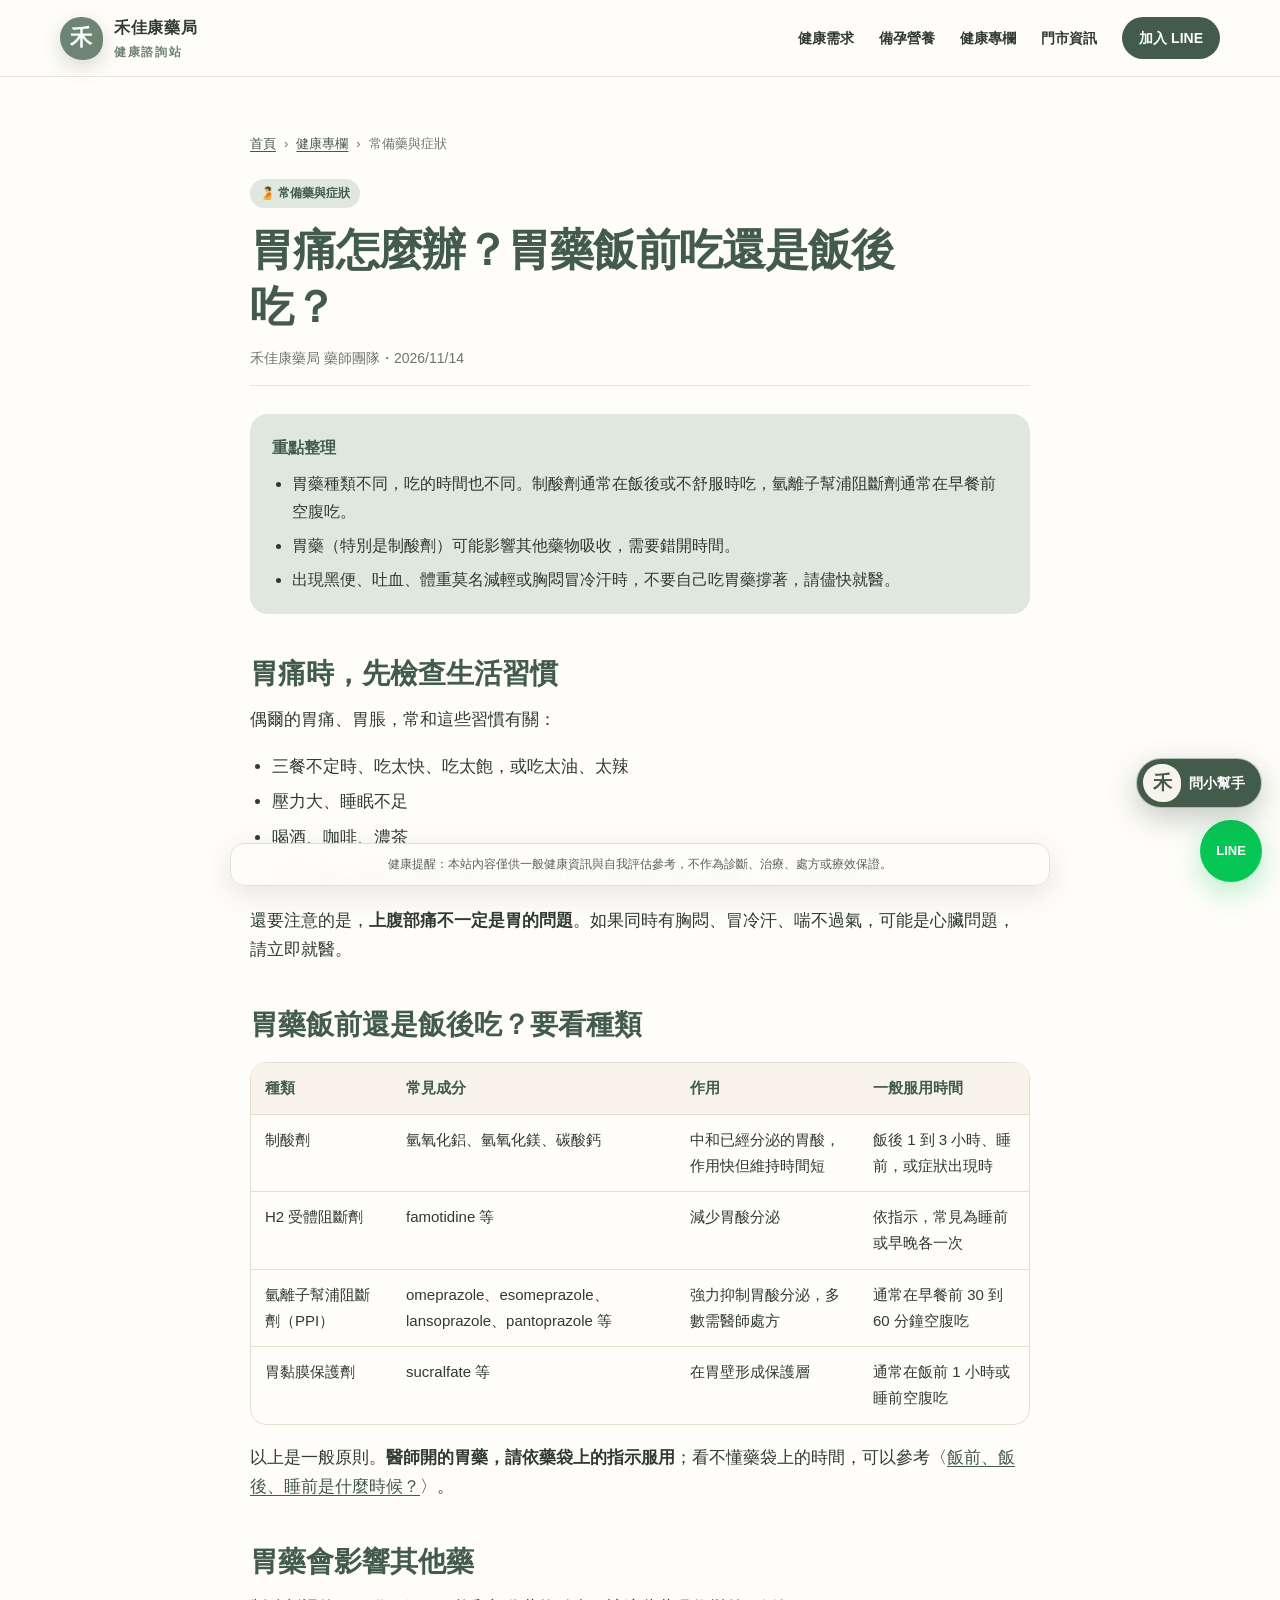
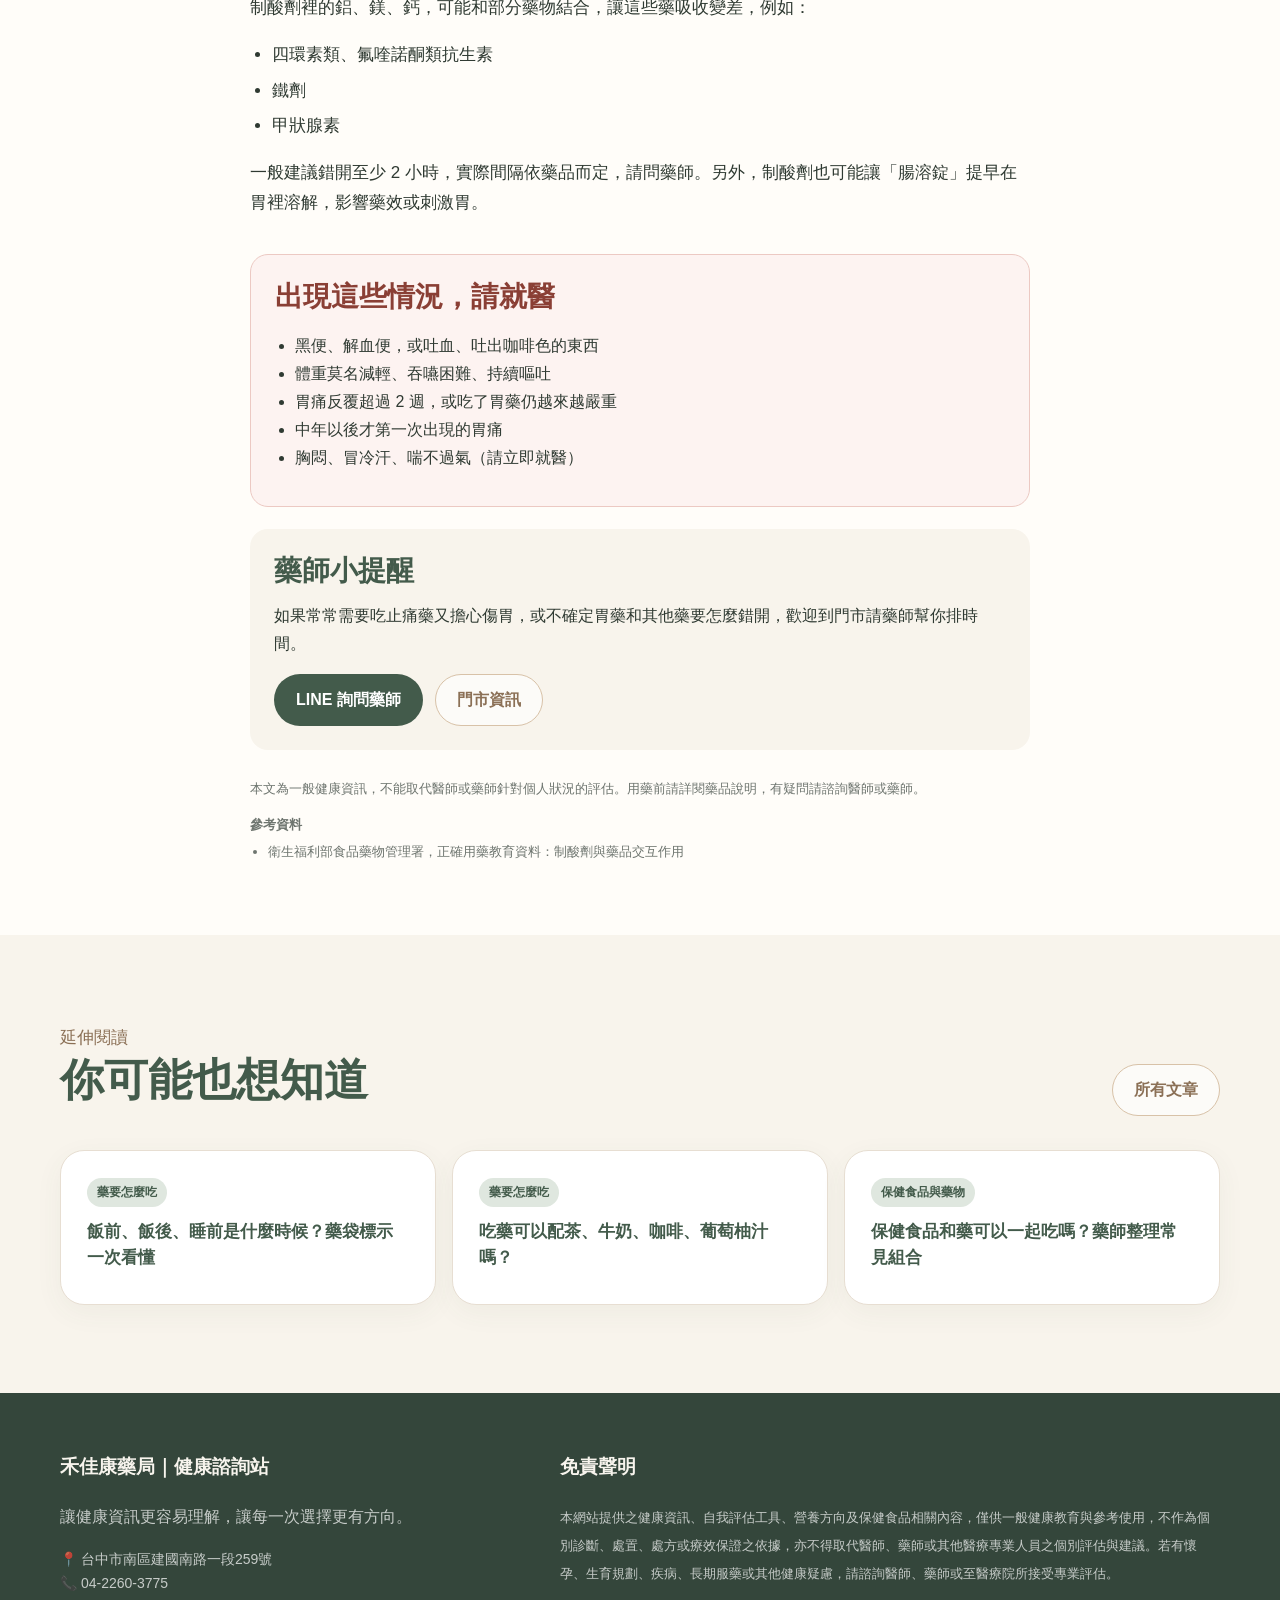
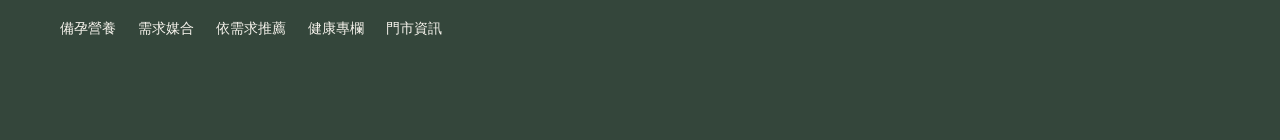
<file: article-stomach-medicine.html>
<!doctype html>
<html lang="zh-Hant">
<head>
  <meta charset="utf-8">
  <meta name="viewport" content="width=device-width, initial-scale=1">
  <meta name="description" content="胃藥分成制酸劑、H2 阻斷劑、氫離子幫浦阻斷劑、胃黏膜保護劑，吃的時間各不相同。藥師說明怎麼吃，以及哪些胃痛警訊要儘快就醫。">
  <meta name="theme-color" content="#435b4b">
  <meta property="og:type" content="article">
  <meta property="og:title" content="胃痛怎麼辦？胃藥飯前吃還是飯後吃？">
  <meta property="og:description" content="胃藥分成制酸劑、H2 阻斷劑、氫離子幫浦阻斷劑、胃黏膜保護劑，吃的時間各不相同。藥師說明怎麼吃，以及哪些胃痛警訊要儘快就醫。">
  <title>胃痛怎麼辦？胃藥飯前吃還是飯後吃？｜禾佳康藥局健康專欄</title>
  <link rel="stylesheet" href="./assets/css/style.css?v=20261114-5">
  <script src="./assets/js/main.js?v=20261114-1" defer></script>
  <script src="./assets/js/assistant.js?v=20261115-1" defer></script>
  <script type="application/ld+json">{"@context": "https://schema.org", "@type": "Article", "headline": "胃痛怎麼辦？胃藥飯前吃還是飯後吃？", "description": "胃藥分成制酸劑、H2 阻斷劑、氫離子幫浦阻斷劑、胃黏膜保護劑，吃的時間各不相同。藥師說明怎麼吃，以及哪些胃痛警訊要儘快就醫。", "datePublished": "2026-11-14", "dateModified": "2026-11-14", "inLanguage": "zh-Hant-TW", "author": {"@type": "Organization", "name": "禾佳康藥局 藥師團隊"}, "publisher": {"@type": "Organization", "name": "禾佳康藥局"}}</script>
</head>
<body>
  <a class="skip-link" href="#main">跳至主要內容</a>
  <header>
    <div class="wrap nav">
      <a class="brand" href="./index.html" aria-label="禾佳康藥局健康諮詢站首頁">
        <span class="logo" aria-hidden="true">禾</span>
        <span>禾佳康藥局<small>健康諮詢站</small></span>
      </a>
      <button class="menu-toggle" type="button" aria-expanded="false" aria-controls="site-nav" aria-label="開啟選單">☰</button>
      <nav class="navlinks" id="site-nav" aria-label="主要選單">
        <a href="./index.html#needs">健康需求</a>
        <a href="./fertility.html">備孕營養</a>
        <a href="./articles.html">健康專欄</a>
        <a href="./store.html">門市資訊</a>
        <a class="navbtn" href="https://lin.ee/Olm3eqO" target="_blank" rel="noopener">加入 LINE</a>
      </nav>
    </div>
  </header>

  <main id="main">
    <article class="article">
      <div class="wrap article-wrap">
        <nav class="breadcrumb" aria-label="導覽路徑"><a href="./index.html">首頁</a><span aria-hidden="true">›</span><a href="./articles.html">健康專欄</a><span aria-hidden="true">›</span><span>常備藥與症狀</span></nav>
        <header class="article-head">
          <span class="badge">🫄 常備藥與症狀</span>
          <h1>胃痛怎麼辦？胃藥飯前吃還是飯後吃？</h1>
          <p class="byline">禾佳康藥局 藥師團隊・<time datetime="2026-11-14">2026/11/14</time></p>
        </header>

        <div class="key-points" role="note">
          <strong>重點整理</strong>
          <ul><li>胃藥種類不同，吃的時間也不同。制酸劑通常在飯後或不舒服時吃，氫離子幫浦阻斷劑通常在早餐前空腹吃。</li><li>胃藥（特別是制酸劑）可能影響其他藥物吸收，需要錯開時間。</li><li>出現黑便、吐血、體重莫名減輕或胸悶冒冷汗時，不要自己吃胃藥撐著，請儘快就醫。</li></ul>
        </div>

        <div class="article-body">
<h2>胃痛時，先檢查生活習慣</h2>
<p>偶爾的胃痛、胃脹，常和這些習慣有關：</p>
<ul>
<li>三餐不定時、吃太快、吃太飽，或吃太油、太辣</li>
<li>壓力大、睡眠不足</li>
<li>喝酒、咖啡、濃茶</li>
<li>常吃消炎止痛藥（例如布洛芬 ibuprofen 等非類固醇消炎止痛藥），可能刺激胃壁</li>
</ul>
<p>還要注意的是，<strong>上腹部痛不一定是胃的問題</strong>。如果同時有胸悶、冒冷汗、喘不過氣，可能是心臟問題，請立即就醫。</p>

<h2>胃藥飯前還是飯後吃？要看種類</h2>
<div class="table-wrap"><table>
<thead><tr><th scope="col">種類</th><th scope="col">常見成分</th><th scope="col">作用</th><th scope="col">一般服用時間</th></tr></thead>
<tbody>
<tr><td>制酸劑</td><td>氫氧化鋁、氫氧化鎂、碳酸鈣</td><td>中和已經分泌的胃酸，作用快但維持時間短</td><td>飯後 1 到 3 小時、睡前，或症狀出現時</td></tr>
<tr><td>H2 受體阻斷劑</td><td>famotidine 等</td><td>減少胃酸分泌</td><td>依指示，常見為睡前或早晚各一次</td></tr>
<tr><td>氫離子幫浦阻斷劑（PPI）</td><td>omeprazole、esomeprazole、lansoprazole、pantoprazole 等</td><td>強力抑制胃酸分泌，多數需醫師處方</td><td>通常在早餐前 30 到 60 分鐘空腹吃</td></tr>
<tr><td>胃黏膜保護劑</td><td>sucralfate 等</td><td>在胃壁形成保護層</td><td>通常在飯前 1 小時或睡前空腹吃</td></tr>
</tbody></table></div>
<p>以上是一般原則。<strong>醫師開的胃藥，請依藥袋上的指示服用</strong>；看不懂藥袋上的時間，可以參考〈<a href="./article-medication-timing.html">飯前、飯後、睡前是什麼時候？</a>〉。</p>

<h2>胃藥會影響其他藥</h2>
<p>制酸劑裡的鋁、鎂、鈣，可能和部分藥物結合，讓這些藥吸收變差，例如：</p>
<ul>
<li>四環素類、氟喹諾酮類抗生素</li>
<li>鐵劑</li>
<li>甲狀腺素</li>
</ul>
<p>一般建議錯開至少 2 小時，實際間隔依藥品而定，請問藥師。另外，制酸劑也可能讓「腸溶錠」提早在胃裡溶解，影響藥效或刺激胃。</p>
</div>

        <div class="doctor-box">
          <h2>出現這些情況，請就醫</h2>
          <ul><li>黑便、解血便，或吐血、吐出咖啡色的東西</li><li>體重莫名減輕、吞嚥困難、持續嘔吐</li><li>胃痛反覆超過 2 週，或吃了胃藥仍越來越嚴重</li><li>中年以後才第一次出現的胃痛</li><li>胸悶、冒冷汗、喘不過氣（請立即就醫）</li></ul>
        </div>

        <div class="tip-box">
          <h2>藥師小提醒</h2>
          <p>如果常常需要吃止痛藥又擔心傷胃，或不確定胃藥和其他藥要怎麼錯開，歡迎到門市請藥師幫你排時間。</p>
          <div class="cta"><a class="btn btn-line" href="https://lin.ee/Olm3eqO" target="_blank" rel="noopener">LINE 詢問藥師</a><a class="btn btn-soft" href="./store.html">門市資訊</a></div>
        </div>

        <p class="article-disclaimer">本文為一般健康資訊，不能取代醫師或藥師針對個人狀況的評估。用藥前請詳閱藥品說明，有疑問請諮詢醫師或藥師。</p>
        <div class="refs"><strong>參考資料</strong><ul><li>衛生福利部食品藥物管理署，正確用藥教育資料：制酸劑與藥品交互作用</li></ul></div>
      </div>
    </article>

    <section class="alt">
      <div class="wrap">
        <div class="section-head"><div><span class="section-index">延伸閱讀</span><h2>你可能也想知道</h2></div><a class="btn btn-soft" href="./articles.html">所有文章</a></div>
        <div class="related-grid"><a class="card related-card" href="./article-medication-timing.html"><span class="badge">藥要怎麼吃</span><h3>飯前、飯後、睡前是什麼時候？藥袋標示一次看懂</h3></a><a class="card related-card" href="./article-drug-drinks.html"><span class="badge">藥要怎麼吃</span><h3>吃藥可以配茶、牛奶、咖啡、葡萄柚汁嗎？</h3></a><a class="card related-card" href="./article-supplement-drug.html"><span class="badge">保健食品與藥物</span><h3>保健食品和藥可以一起吃嗎？藥師整理常見組合</h3></a></div>
      </div>
    </section>
  </main>

  <footer class="footer">
    <div class="wrap footer-grid">
      <div><h3>禾佳康藥局｜健康諮詢站</h3><p>讓健康資訊更容易理解，讓每一次選擇更有方向。</p><p class="footer-store">📍 台中市南區建國南路一段259號<br>📞 <a href="tel:+886422603775">04-2260-3775</a></p><div class="footer-links"><a href="./fertility.html">備孕營養</a><a href="./matching.html">需求媒合</a><a href="./products.html">依需求推薦</a><a href="./articles.html">健康專欄</a><a href="./store.html">門市資訊</a></div></div>
      <div><h3>免責聲明</h3><small>本網站提供之健康資訊、自我評估工具、營養方向及保健食品相關內容，僅供一般健康教育與參考使用，不作為個別診斷、處置、處方或療效保證之依據，亦不得取代醫師、藥師或其他醫療專業人員之個別評估與建議。若有懷孕、生育規劃、疾病、長期服藥或其他健康疑慮，請諮詢醫師、藥師或至醫療院所接受專業評估。</small></div>
    </div>
  </footer>

  <div class="fixed-disclaimer" role="note">健康提醒：本站內容僅供一般健康資訊與自我評估參考，不作為診斷、治療、處方或療效保證。</div>
  <a class="floating" href="https://lin.ee/Olm3eqO" target="_blank" rel="noopener" aria-label="加入禾佳康 LINE 官方帳號">LINE</a>
</body>
</html>
</file>
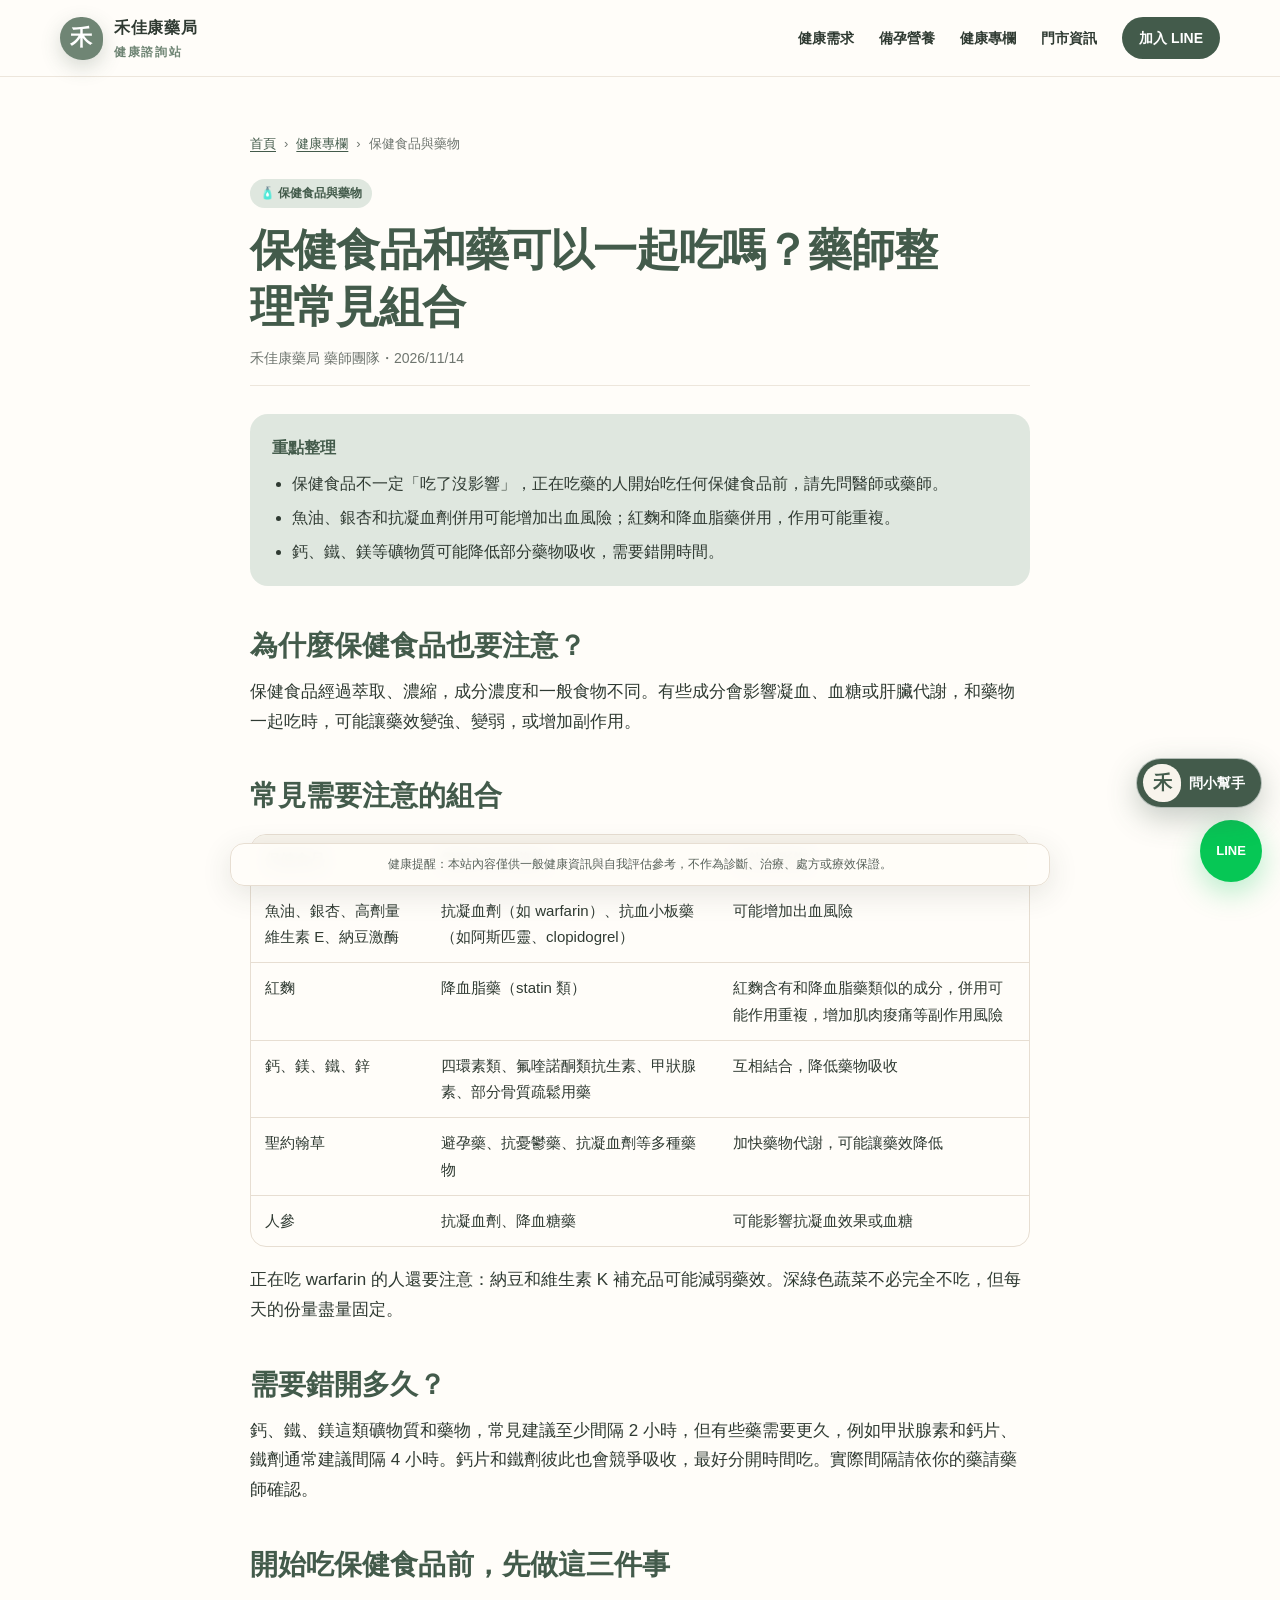
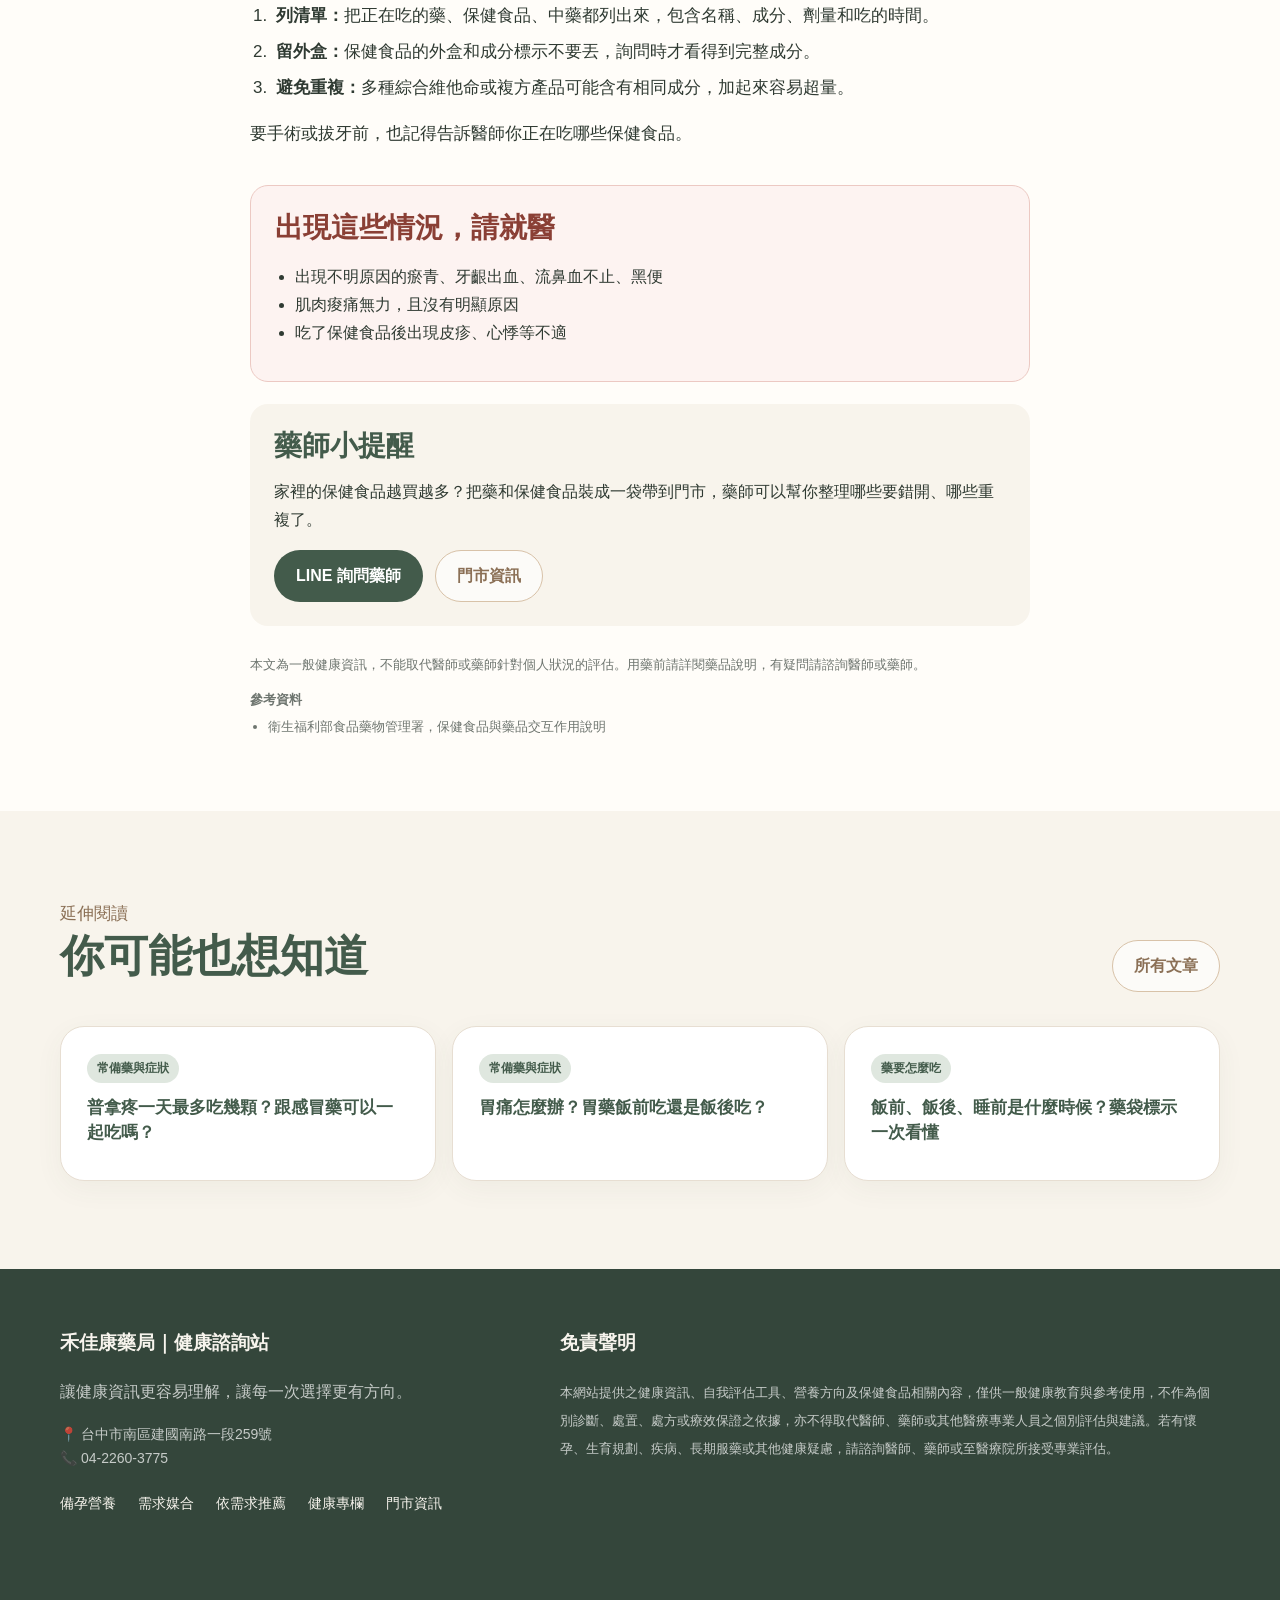
<file: article-supplement-drug.html>
<!doctype html>
<html lang="zh-Hant">
<head>
  <meta charset="utf-8">
  <meta name="viewport" content="width=device-width, initial-scale=1">
  <meta name="description" content="魚油、銀杏、紅麴、鈣片、鐵劑、聖約翰草……這些保健食品可能和哪些藥物互相影響？藥師整理常見組合與錯開時間的原則。">
  <meta name="theme-color" content="#435b4b">
  <meta property="og:type" content="article">
  <meta property="og:title" content="保健食品和藥可以一起吃嗎？藥師整理常見組合">
  <meta property="og:description" content="魚油、銀杏、紅麴、鈣片、鐵劑、聖約翰草……這些保健食品可能和哪些藥物互相影響？藥師整理常見組合與錯開時間的原則。">
  <title>保健食品和藥可以一起吃嗎？藥師整理常見組合｜禾佳康藥局健康專欄</title>
  <link rel="stylesheet" href="./assets/css/style.css?v=20261114-5">
  <script src="./assets/js/main.js?v=20261114-1" defer></script>
  <script src="./assets/js/assistant.js?v=20261115-1" defer></script>
  <script type="application/ld+json">{"@context": "https://schema.org", "@type": "Article", "headline": "保健食品和藥可以一起吃嗎？藥師整理常見組合", "description": "魚油、銀杏、紅麴、鈣片、鐵劑、聖約翰草……這些保健食品可能和哪些藥物互相影響？藥師整理常見組合與錯開時間的原則。", "datePublished": "2026-11-14", "dateModified": "2026-11-14", "inLanguage": "zh-Hant-TW", "author": {"@type": "Organization", "name": "禾佳康藥局 藥師團隊"}, "publisher": {"@type": "Organization", "name": "禾佳康藥局"}}</script>
</head>
<body>
  <a class="skip-link" href="#main">跳至主要內容</a>
  <header>
    <div class="wrap nav">
      <a class="brand" href="./index.html" aria-label="禾佳康藥局健康諮詢站首頁">
        <span class="logo" aria-hidden="true">禾</span>
        <span>禾佳康藥局<small>健康諮詢站</small></span>
      </a>
      <button class="menu-toggle" type="button" aria-expanded="false" aria-controls="site-nav" aria-label="開啟選單">☰</button>
      <nav class="navlinks" id="site-nav" aria-label="主要選單">
        <a href="./index.html#needs">健康需求</a>
        <a href="./fertility.html">備孕營養</a>
        <a href="./articles.html">健康專欄</a>
        <a href="./store.html">門市資訊</a>
        <a class="navbtn" href="https://lin.ee/Olm3eqO" target="_blank" rel="noopener">加入 LINE</a>
      </nav>
    </div>
  </header>

  <main id="main">
    <article class="article">
      <div class="wrap article-wrap">
        <nav class="breadcrumb" aria-label="導覽路徑"><a href="./index.html">首頁</a><span aria-hidden="true">›</span><a href="./articles.html">健康專欄</a><span aria-hidden="true">›</span><span>保健食品與藥物</span></nav>
        <header class="article-head">
          <span class="badge">🧴 保健食品與藥物</span>
          <h1>保健食品和藥可以一起吃嗎？藥師整理常見組合</h1>
          <p class="byline">禾佳康藥局 藥師團隊・<time datetime="2026-11-14">2026/11/14</time></p>
        </header>

        <div class="key-points" role="note">
          <strong>重點整理</strong>
          <ul><li>保健食品不一定「吃了沒影響」，正在吃藥的人開始吃任何保健食品前，請先問醫師或藥師。</li><li>魚油、銀杏和抗凝血劑併用可能增加出血風險；紅麴和降血脂藥併用，作用可能重複。</li><li>鈣、鐵、鎂等礦物質可能降低部分藥物吸收，需要錯開時間。</li></ul>
        </div>

        <div class="article-body">
<h2>為什麼保健食品也要注意？</h2>
<p>保健食品經過萃取、濃縮，成分濃度和一般食物不同。有些成分會影響凝血、血糖或肝臟代謝，和藥物一起吃時，可能讓藥效變強、變弱，或增加副作用。</p>

<h2>常見需要注意的組合</h2>
<div class="table-wrap"><table>
<thead><tr><th scope="col">保健食品</th><th scope="col">需要注意的藥物</th><th scope="col">可能的影響</th></tr></thead>
<tbody>
<tr><td>魚油、銀杏、高劑量維生素 E、納豆激酶</td><td>抗凝血劑（如 warfarin）、抗血小板藥（如阿斯匹靈、clopidogrel）</td><td>可能增加出血風險</td></tr>
<tr><td>紅麴</td><td>降血脂藥（statin 類）</td><td>紅麴含有和降血脂藥類似的成分，併用可能作用重複，增加肌肉痠痛等副作用風險</td></tr>
<tr><td>鈣、鎂、鐵、鋅</td><td>四環素類、氟喹諾酮類抗生素、甲狀腺素、部分骨質疏鬆用藥</td><td>互相結合，降低藥物吸收</td></tr>
<tr><td>聖約翰草</td><td>避孕藥、抗憂鬱藥、抗凝血劑等多種藥物</td><td>加快藥物代謝，可能讓藥效降低</td></tr>
<tr><td>人參</td><td>抗凝血劑、降血糖藥</td><td>可能影響抗凝血效果或血糖</td></tr>
</tbody></table></div>
<p>正在吃 warfarin 的人還要注意：納豆和維生素 K 補充品可能減弱藥效。深綠色蔬菜不必完全不吃，但每天的份量盡量固定。</p>

<h2>需要錯開多久？</h2>
<p>鈣、鐵、鎂這類礦物質和藥物，常見建議至少間隔 2 小時，但有些藥需要更久，例如甲狀腺素和鈣片、鐵劑通常建議間隔 4 小時。鈣片和鐵劑彼此也會競爭吸收，最好分開時間吃。實際間隔請依你的藥請藥師確認。</p>

<h2>開始吃保健食品前，先做這三件事</h2>
<ol class="steps">
<li><strong>列清單：</strong>把正在吃的藥、保健食品、中藥都列出來，包含名稱、成分、劑量和吃的時間。</li>
<li><strong>留外盒：</strong>保健食品的外盒和成分標示不要丟，詢問時才看得到完整成分。</li>
<li><strong>避免重複：</strong>多種綜合維他命或複方產品可能含有相同成分，加起來容易超量。</li>
</ol>
<p>要手術或拔牙前，也記得告訴醫師你正在吃哪些保健食品。</p>
</div>

        <div class="doctor-box">
          <h2>出現這些情況，請就醫</h2>
          <ul><li>出現不明原因的瘀青、牙齦出血、流鼻血不止、黑便</li><li>肌肉痠痛無力，且沒有明顯原因</li><li>吃了保健食品後出現皮疹、心悸等不適</li></ul>
        </div>

        <div class="tip-box">
          <h2>藥師小提醒</h2>
          <p>家裡的保健食品越買越多？把藥和保健食品裝成一袋帶到門市，藥師可以幫你整理哪些要錯開、哪些重複了。</p>
          <div class="cta"><a class="btn btn-line" href="https://lin.ee/Olm3eqO" target="_blank" rel="noopener">LINE 詢問藥師</a><a class="btn btn-soft" href="./store.html">門市資訊</a></div>
        </div>

        <p class="article-disclaimer">本文為一般健康資訊，不能取代醫師或藥師針對個人狀況的評估。用藥前請詳閱藥品說明，有疑問請諮詢醫師或藥師。</p>
        <div class="refs"><strong>參考資料</strong><ul><li>衛生福利部食品藥物管理署，保健食品與藥品交互作用說明</li></ul></div>
      </div>
    </article>

    <section class="alt">
      <div class="wrap">
        <div class="section-head"><div><span class="section-index">延伸閱讀</span><h2>你可能也想知道</h2></div><a class="btn btn-soft" href="./articles.html">所有文章</a></div>
        <div class="related-grid"><a class="card related-card" href="./article-acetaminophen.html"><span class="badge">常備藥與症狀</span><h3>普拿疼一天最多吃幾顆？跟感冒藥可以一起吃嗎？</h3></a><a class="card related-card" href="./article-stomach-medicine.html"><span class="badge">常備藥與症狀</span><h3>胃痛怎麼辦？胃藥飯前吃還是飯後吃？</h3></a><a class="card related-card" href="./article-medication-timing.html"><span class="badge">藥要怎麼吃</span><h3>飯前、飯後、睡前是什麼時候？藥袋標示一次看懂</h3></a></div>
      </div>
    </section>
  </main>

  <footer class="footer">
    <div class="wrap footer-grid">
      <div><h3>禾佳康藥局｜健康諮詢站</h3><p>讓健康資訊更容易理解，讓每一次選擇更有方向。</p><p class="footer-store">📍 台中市南區建國南路一段259號<br>📞 <a href="tel:+886422603775">04-2260-3775</a></p><div class="footer-links"><a href="./fertility.html">備孕營養</a><a href="./matching.html">需求媒合</a><a href="./products.html">依需求推薦</a><a href="./articles.html">健康專欄</a><a href="./store.html">門市資訊</a></div></div>
      <div><h3>免責聲明</h3><small>本網站提供之健康資訊、自我評估工具、營養方向及保健食品相關內容，僅供一般健康教育與參考使用，不作為個別診斷、處置、處方或療效保證之依據，亦不得取代醫師、藥師或其他醫療專業人員之個別評估與建議。若有懷孕、生育規劃、疾病、長期服藥或其他健康疑慮，請諮詢醫師、藥師或至醫療院所接受專業評估。</small></div>
    </div>
  </footer>

  <div class="fixed-disclaimer" role="note">健康提醒：本站內容僅供一般健康資訊與自我評估參考，不作為診斷、治療、處方或療效保證。</div>
  <a class="floating" href="https://lin.ee/Olm3eqO" target="_blank" rel="noopener" aria-label="加入禾佳康 LINE 官方帳號">LINE</a>
</body>
</html>
</file>
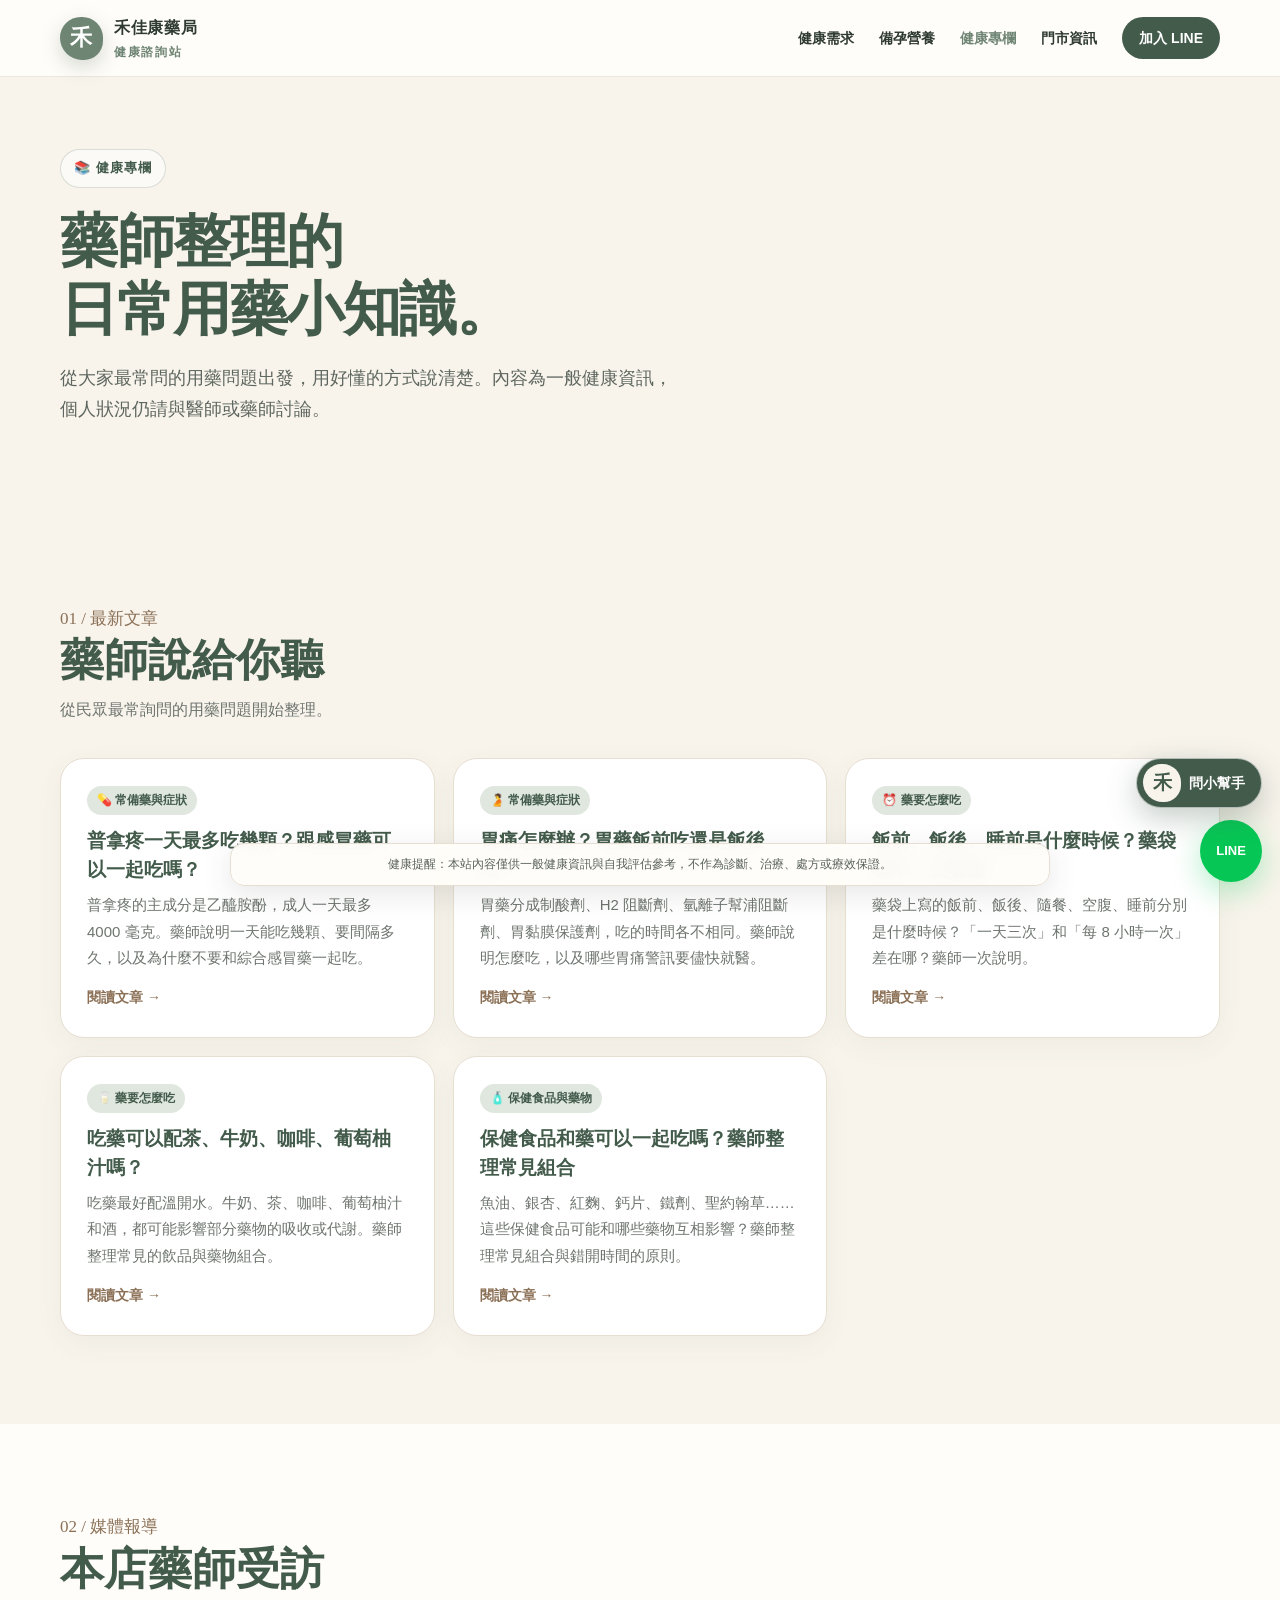
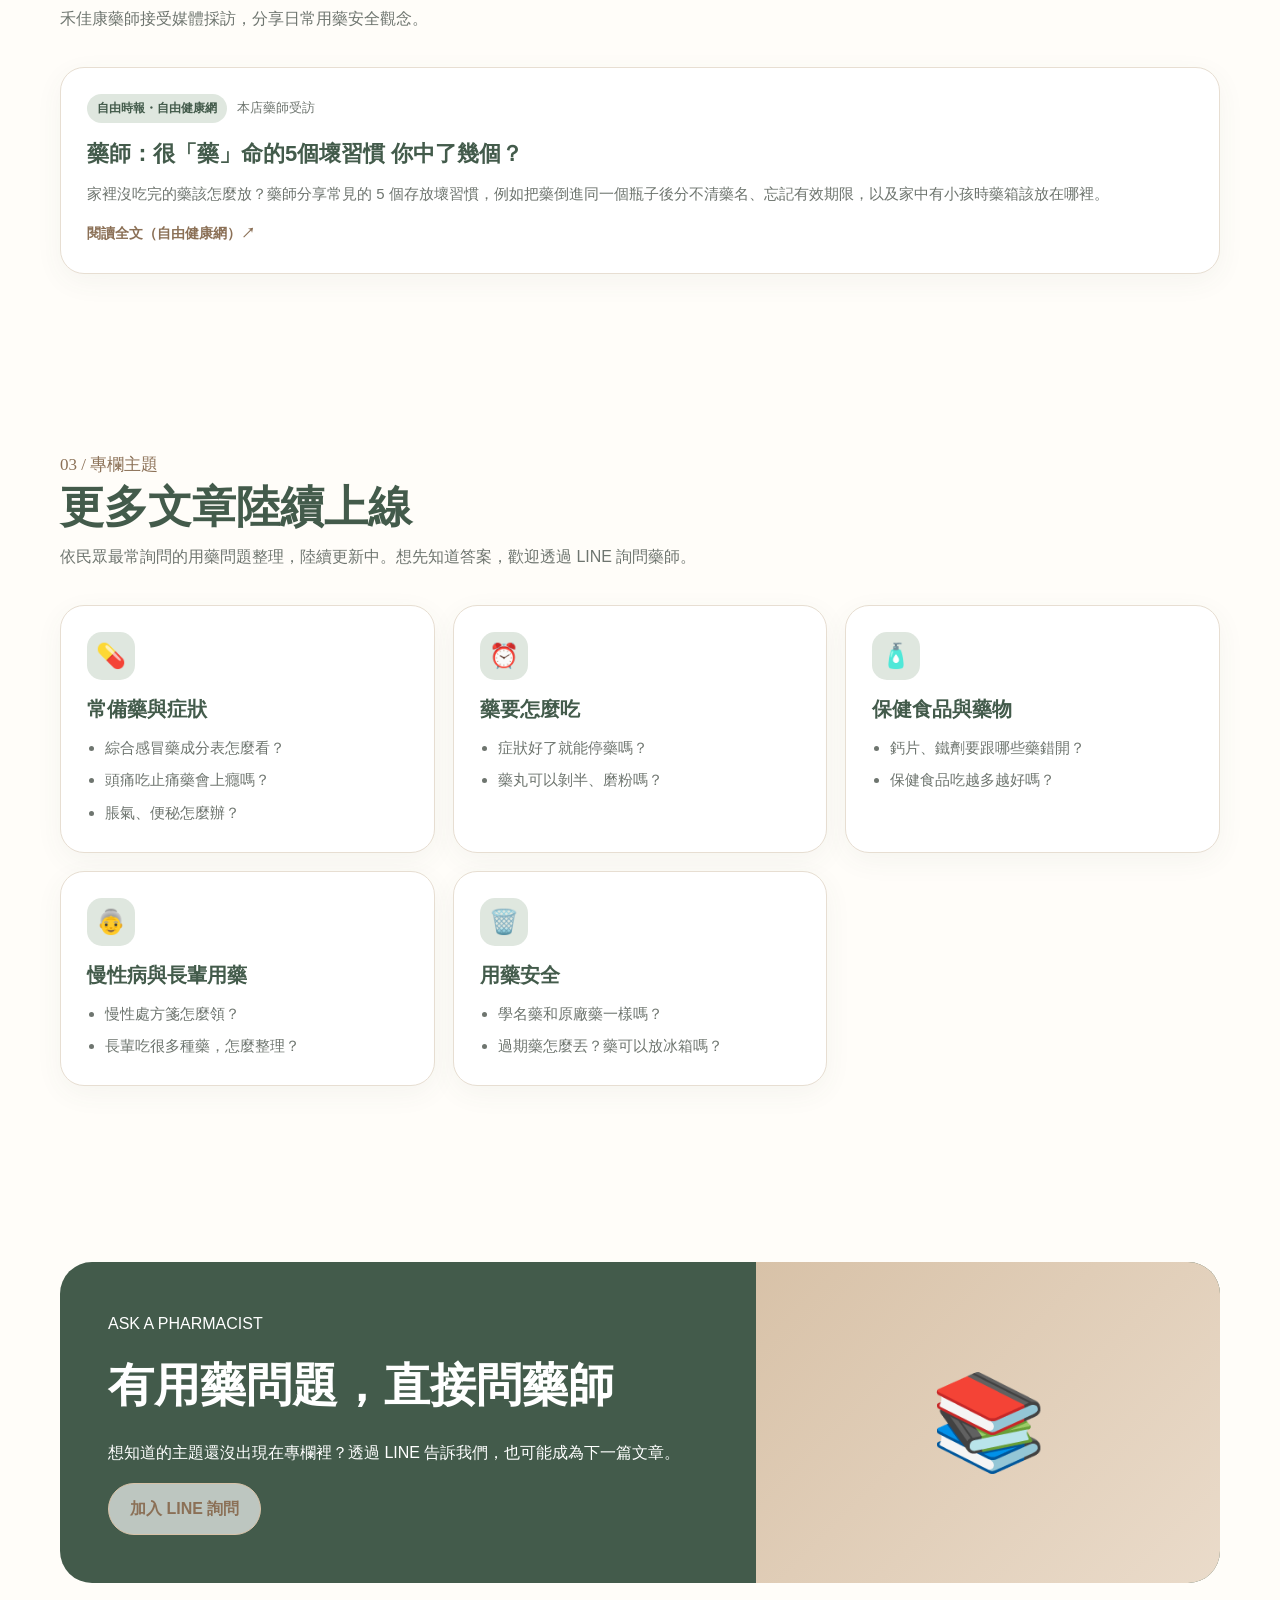
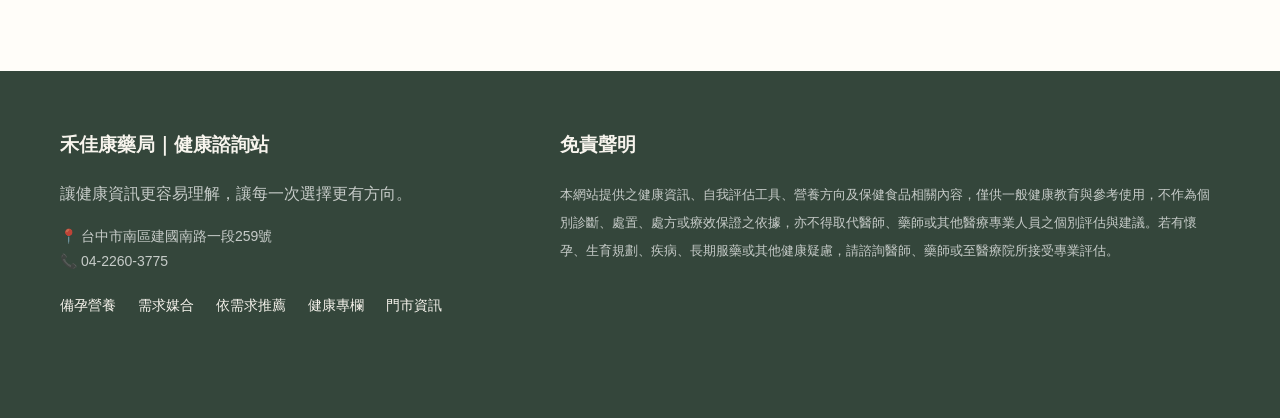
<file: articles.html>
<!doctype html>
<html lang="zh-Hant">
<head>
  <meta charset="utf-8">
  <meta name="viewport" content="width=device-width, initial-scale=1">
  <meta name="description" content="禾佳康藥局健康專欄：藥師整理的用藥安全、常備藥、保健食品搭配等常見問題，以及本店藥師的媒體受訪報導。">
  <meta name="theme-color" content="#435b4b">
  <title>健康專欄｜禾佳康藥局</title>
  <link rel="stylesheet" href="./assets/css/style.css?v=20261114-5">
  <script src="./assets/js/main.js?v=20261114-1" defer></script>
  <script src="./assets/js/assistant.js?v=20261115-1" defer></script>
</head>
<body>
  <a class="skip-link" href="#main">跳至主要內容</a>
  <header>
    <div class="wrap nav">
      <a class="brand" href="./index.html" aria-label="禾佳康藥局健康諮詢站首頁">
        <span class="logo" aria-hidden="true">禾</span>
        <span>禾佳康藥局<small>健康諮詢站</small></span>
      </a>
      <button class="menu-toggle" type="button" aria-expanded="false" aria-controls="site-nav" aria-label="開啟選單">☰</button>
      <nav class="navlinks" id="site-nav" aria-label="主要選單">
        <a href="./index.html#needs">健康需求</a>
        <a href="./fertility.html">備孕營養</a>
        <a href="./articles.html" aria-current="page">健康專欄</a>
        <a href="./store.html">門市資訊</a>
        <a class="navbtn" href="https://lin.ee/Olm3eqO" target="_blank" rel="noopener">加入 LINE</a>
      </nav>
    </div>
  </header>

  <main id="main">
    <section class="page-hero">
      <div class="wrap">
        <div class="tag">📚 健康專欄</div>
        <h1>藥師整理的<br>日常用藥小知識。</h1>
        <p class="lead">從大家最常問的用藥問題出發，用好懂的方式說清楚。內容為一般健康資訊，個人狀況仍請與醫師或藥師討論。</p>
      </div>
    </section>

    <section class="alt" id="latest">
      <div class="wrap">
        <div class="section-head">
          <div><span class="section-index">01 / 最新文章</span><h2>藥師說給你聽</h2><p>從民眾最常詢問的用藥問題開始整理。</p></div>
        </div>
        <div class="article-grid"><a class="card article-card" href="./article-acetaminophen.html"><span class="badge">💊 常備藥與症狀</span><h3>普拿疼一天最多吃幾顆？跟感冒藥可以一起吃嗎？</h3><p>普拿疼的主成分是乙醯胺酚，成人一天最多 4000 毫克。藥師說明一天能吃幾顆、要間隔多久，以及為什麼不要和綜合感冒藥一起吃。</p><span class="link-hint">閱讀文章 →</span></a><a class="card article-card" href="./article-stomach-medicine.html"><span class="badge">🫄 常備藥與症狀</span><h3>胃痛怎麼辦？胃藥飯前吃還是飯後吃？</h3><p>胃藥分成制酸劑、H2 阻斷劑、氫離子幫浦阻斷劑、胃黏膜保護劑，吃的時間各不相同。藥師說明怎麼吃，以及哪些胃痛警訊要儘快就醫。</p><span class="link-hint">閱讀文章 →</span></a><a class="card article-card" href="./article-medication-timing.html"><span class="badge">⏰ 藥要怎麼吃</span><h3>飯前、飯後、睡前是什麼時候？藥袋標示一次看懂</h3><p>藥袋上寫的飯前、飯後、隨餐、空腹、睡前分別是什麼時候？「一天三次」和「每 8 小時一次」差在哪？藥師一次說明。</p><span class="link-hint">閱讀文章 →</span></a><a class="card article-card" href="./article-drug-drinks.html"><span class="badge">🥛 藥要怎麼吃</span><h3>吃藥可以配茶、牛奶、咖啡、葡萄柚汁嗎？</h3><p>吃藥最好配溫開水。牛奶、茶、咖啡、葡萄柚汁和酒，都可能影響部分藥物的吸收或代謝。藥師整理常見的飲品與藥物組合。</p><span class="link-hint">閱讀文章 →</span></a><a class="card article-card" href="./article-supplement-drug.html"><span class="badge">🧴 保健食品與藥物</span><h3>保健食品和藥可以一起吃嗎？藥師整理常見組合</h3><p>魚油、銀杏、紅麴、鈣片、鐵劑、聖約翰草……這些保健食品可能和哪些藥物互相影響？藥師整理常見組合與錯開時間的原則。</p><span class="link-hint">閱讀文章 →</span></a></div>
      </div>
    </section>

    <section id="media">
      <div class="wrap">
        <div class="section-head">
          <div><span class="section-index">02 / 媒體報導</span><h2>本店藥師受訪</h2><p>禾佳康藥師接受媒體採訪，分享日常用藥安全觀念。</p></div>
        </div>
        <div class="media-list">
          <a class="card media-card" href="https://health.ltn.com.tw/article/breakingnews/5298208" target="_blank" rel="noopener">
            <div class="media-meta"><span class="badge">自由時報・自由健康網</span><span>本店藥師受訪</span></div>
            <h3>藥師：很「藥」命的5個壞習慣 你中了幾個？</h3>
            <p>家裡沒吃完的藥該怎麼放？藥師分享常見的 5 個存放壞習慣，例如把藥倒進同一個瓶子後分不清藥名、忘記有效期限，以及家中有小孩時藥箱該放在哪裡。</p>
            <span class="link-hint">閱讀全文（自由健康網）↗</span>
          </a>
        </div>
      </div>
    </section>

    <section id="topics">
      <div class="wrap">
        <div class="section-head">
          <div><span class="section-index">03 / 專欄主題</span><h2>更多文章陸續上線</h2><p>依民眾最常詢問的用藥問題整理，陸續更新中。想先知道答案，歡迎透過 LINE 詢問藥師。</p></div>
        </div>
        <div class="grid">
          <div class="card topic-card"><div class="icon" aria-hidden="true">💊</div><h3>常備藥與症狀</h3><ul><li>綜合感冒藥成分表怎麼看？</li><li>頭痛吃止痛藥會上癮嗎？</li><li>脹氣、便秘怎麼辦？</li></ul></div>
          <div class="card topic-card"><div class="icon" aria-hidden="true">⏰</div><h3>藥要怎麼吃</h3><ul><li>症狀好了就能停藥嗎？</li><li>藥丸可以剝半、磨粉嗎？</li></ul></div>
          
          <div class="card topic-card"><div class="icon" aria-hidden="true">🧴</div><h3>保健食品與藥物</h3><ul><li>鈣片、鐵劑要跟哪些藥錯開？</li><li>保健食品吃越多越好嗎？</li></ul></div>
          <div class="card topic-card"><div class="icon" aria-hidden="true">👵</div><h3>慢性病與長輩用藥</h3><ul><li>慢性處方箋怎麼領？</li><li>長輩吃很多種藥，怎麼整理？</li></ul></div>
          <div class="card topic-card"><div class="icon" aria-hidden="true">🗑️</div><h3>用藥安全</h3><ul><li>學名藥和原廠藥一樣嗎？</li><li>過期藥怎麼丟？藥可以放冰箱嗎？</li></ul></div>
        </div>
      </div>
    </section>

    <section>
      <div class="wrap event">
        <div class="event-copy"><div class="kicker">ASK A PHARMACIST</div><h2>有用藥問題，直接問藥師</h2><p>想知道的主題還沒出現在專欄裡？透過 LINE 告訴我們，也可能成為下一篇文章。</p><a class="btn btn-soft" href="https://lin.ee/Olm3eqO" target="_blank" rel="noopener">加入 LINE 詢問</a></div>
        <div class="event-art" aria-hidden="true">📚</div>
      </div>
    </section>
  </main>

  <footer class="footer">
    <div class="wrap footer-grid">
      <div><h3>禾佳康藥局｜健康諮詢站</h3><p>讓健康資訊更容易理解，讓每一次選擇更有方向。</p><p class="footer-store">📍 台中市南區建國南路一段259號<br>📞 <a href="tel:+886422603775">04-2260-3775</a></p><div class="footer-links"><a href="./fertility.html">備孕營養</a><a href="./matching.html">需求媒合</a><a href="./products.html">依需求推薦</a><a href="./articles.html">健康專欄</a><a href="./store.html">門市資訊</a></div></div>
      <div><h3>免責聲明</h3><small>本網站提供之健康資訊、自我評估工具、營養方向及保健食品相關內容，僅供一般健康教育與參考使用，不作為個別診斷、處置、處方或療效保證之依據，亦不得取代醫師、藥師或其他醫療專業人員之個別評估與建議。若有懷孕、生育規劃、疾病、長期服藥或其他健康疑慮，請諮詢醫師、藥師或至醫療院所接受專業評估。</small></div>
    </div>
  </footer>

  <div class="fixed-disclaimer" role="note">健康提醒：本站內容僅供一般健康資訊與自我評估參考，不作為診斷、治療、處方或療效保證。</div>
  <a class="floating" href="https://lin.ee/Olm3eqO" target="_blank" rel="noopener" aria-label="加入禾佳康 LINE 官方帳號">LINE</a>
</body>
</html>
</file>
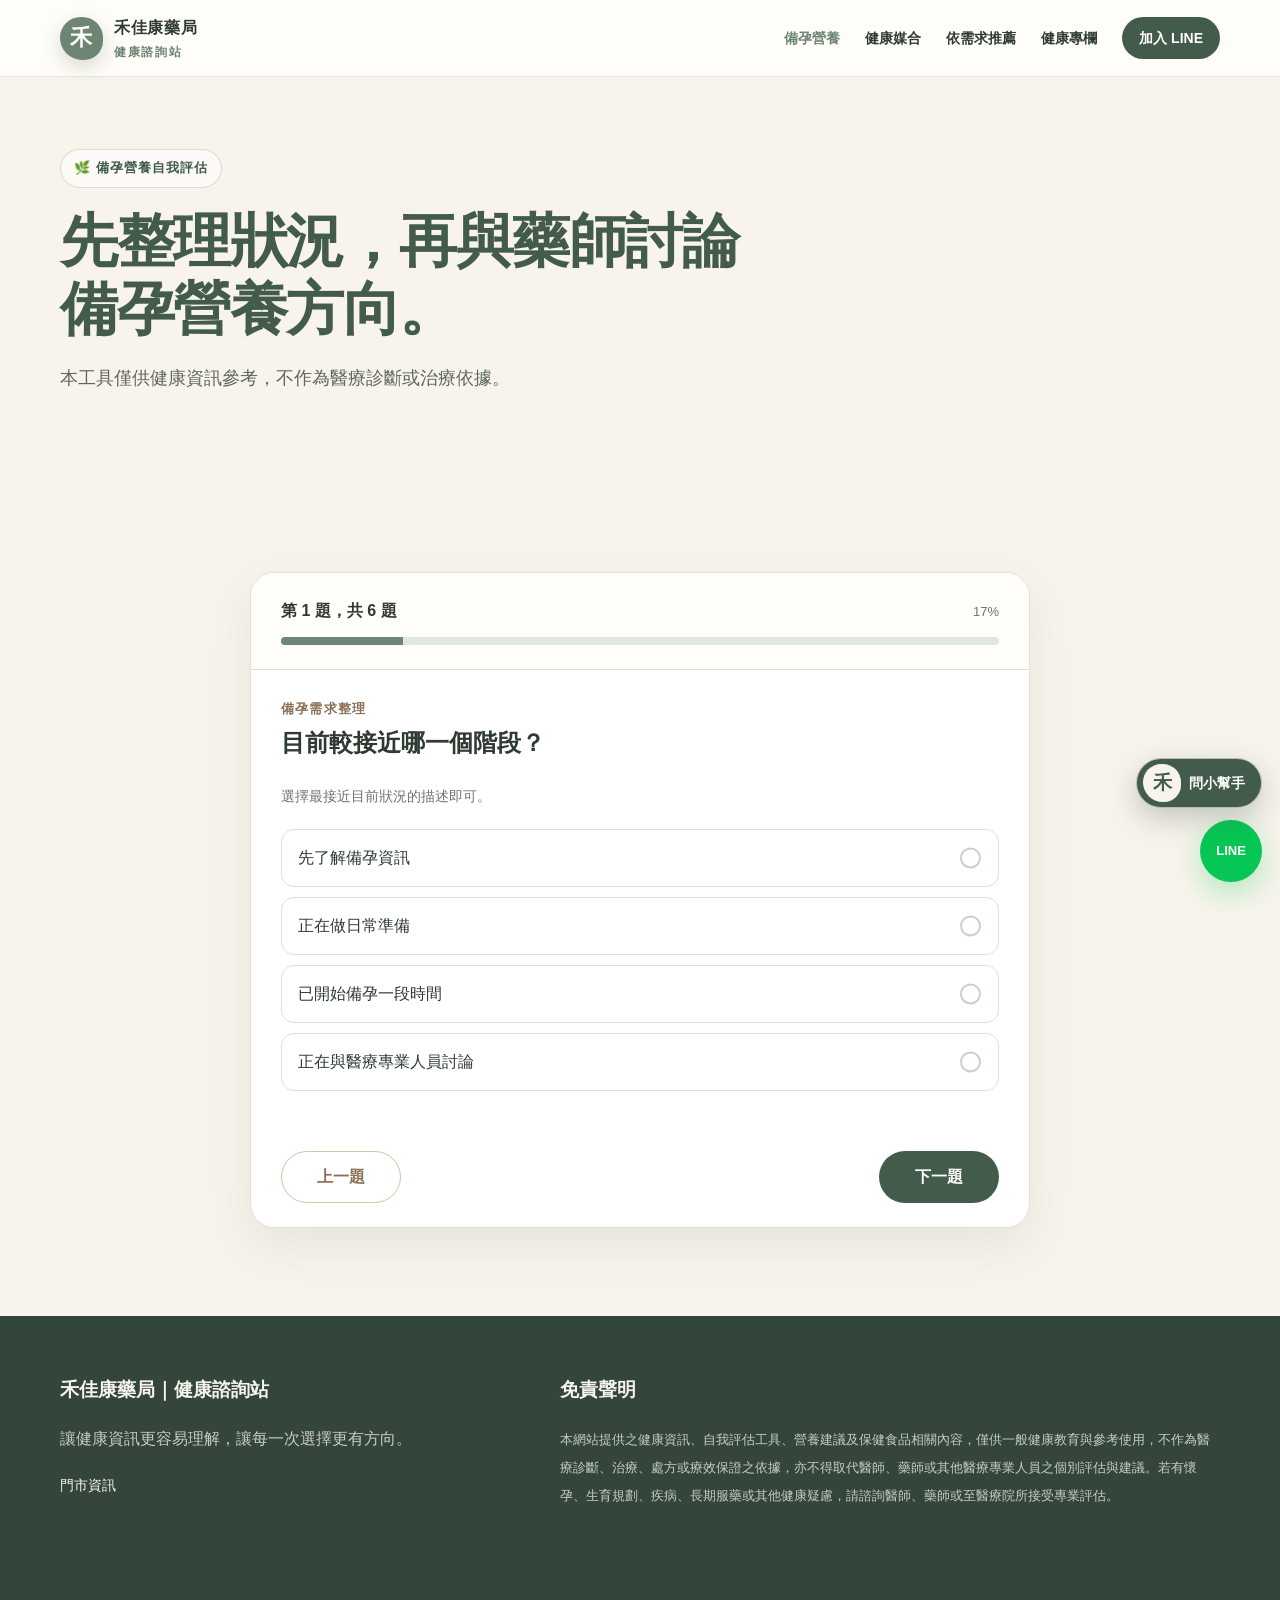
<file: fertility.html>
<!doctype html>
<html lang="zh-Hant"><head><meta charset="utf-8"><meta name="viewport" content="width=device-width,initial-scale=1">
<meta name="description" content="禾佳康藥局備孕營養自我評估，協助整理生活、飲食與營養補充重點，作為與藥師討論的起點。"><title>備孕營養評估｜禾佳康藥局</title><link rel="stylesheet" href="assets/css/style.css?v=20261114-5"></head><body>
<a class="skip-link" href="#main">跳至主要內容</a>

<header><div class="wrap nav">
<a class="brand" href="index.html" aria-label="禾佳康藥局健康諮詢站首頁"><span class="logo" aria-hidden="true">禾</span><span>禾佳康藥局<small>健康諮詢站</small></span></a>
<button class="menu-toggle" type="button" aria-expanded="false" aria-controls="site-nav" aria-label="開啟選單">☰</button>
<nav class="navlinks" id="site-nav" aria-label="主要選單">
<a href="fertility.html" aria-current="page">備孕營養</a>
<a href="matching.html">健康媒合</a>
<a href="products.html">依需求推薦</a>
<a href="articles.html">健康專欄</a>
<a class="navbtn" href="https://lin.ee/Olm3eqO" target="_blank" rel="noopener">加入 LINE</a>
</nav></div></header>

<main id="main"><section class="page-hero"><div class="wrap"><div class="tag">🌿 備孕營養自我評估</div><h1>先整理狀況，再與藥師討論備孕營養方向。</h1><p class="lead">本工具僅供健康資訊參考，不作為醫療診斷或治療依據。</p></div></section>
<section class="alt"><div class="wrap"><div class="app" aria-labelledby="assessment-title">
<div class="app-head"><div class="app-step"><strong id="step"></strong><span id="step-label"></span></div><div class="progress" role="progressbar" aria-label="評估進度" aria-valuemin="0" aria-valuemax="100" aria-valuenow="0"><div class="bar" id="bar"></div></div></div>
<div class="app-body" id="quiz" aria-live="polite"><h2 id="assessment-title">備孕營養需求整理</h2></div>
<div class="app-body result-area" id="res" aria-live="polite"><span class="result-kicker">整理完成</span><h2 id="rtype" tabindex="-1"></h2><p id="result-intro" class="result-intro"></p><div class="result-priorities" id="priorities"></div><details class="answer-details"><summary>查看我的完整回答</summary><div class="summary" id="summary"></div></details>
<div class="cta result-actions"><button class="btn btn-line" id="copy-line" type="button">複製結果並開啟 LINE</button><button class="btn btn-soft" id="copy-result" type="button">只複製結果</button><button class="text-button" id="restart" type="button">重新評估</button></div>
<p class="copy-status" id="copy-status" role="status"></p><div class="notice">本工具只協助整理討論重點，不提供診斷、治療、處方或個別營養劑量。若有懷孕、持續不適、疾病或長期用藥，請優先諮詢醫師或藥師。</div></div>
</div></div></section></main>

<footer class="footer"><div class="wrap footer-grid">
<div><h3>禾佳康藥局｜健康諮詢站</h3><p>讓健康資訊更容易理解，讓每一次選擇更有方向。</p><div class="footer-links"><a href="./store.html">門市資訊</a></div></div>
<div><h3>免責聲明</h3><small>本網站提供之健康資訊、自我評估工具、營養建議及保健食品相關內容，僅供一般健康教育與參考使用，不作為醫療診斷、治療、處方或療效保證之依據，亦不得取代醫師、藥師或其他醫療專業人員之個別評估與建議。若有懷孕、生育規劃、疾病、長期服藥或其他健康疑慮，請諮詢醫師、藥師或至醫療院所接受專業評估。</small></div>
</div></footer>
<a class="floating" href="https://lin.ee/Olm3eqO" target="_blank" rel="noopener" aria-label="加入禾佳康 LINE 官方帳號">LINE</a>

<script src="assets/js/main.js?v=20261114-1" defer></script>
<script src="assets/js/assistant.js?v=20261115-1" defer></script>
<script src="assets/js/fertility.js?v=20261114-1"></script>
</body></html>
</file>
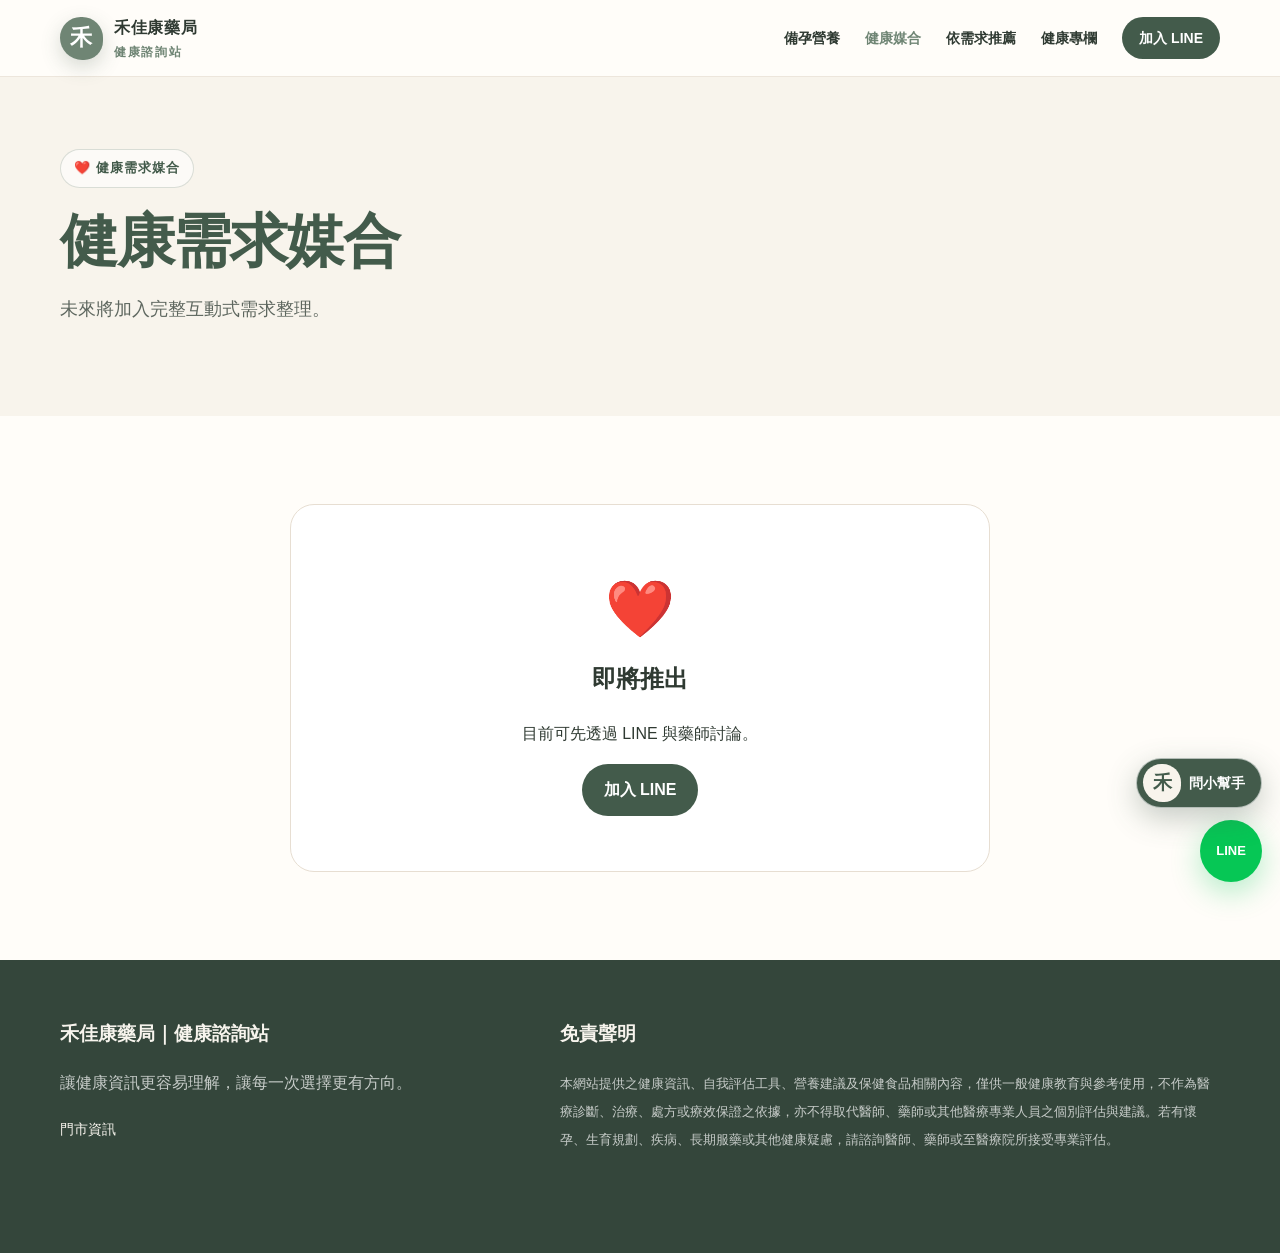
<file: matching.html>
<!doctype html>
<html lang="zh-Hant"><head><meta charset="utf-8"><meta name="viewport" content="width=device-width,initial-scale=1">
<title>健康需求媒合｜禾佳康藥局</title><link rel="stylesheet" href="assets/css/style.css?v=20261114-5"></head><body>
<a class="skip-link" href="#main">跳至主要內容</a>

<header><div class="wrap nav">
<a class="brand" href="index.html" aria-label="禾佳康藥局健康諮詢站首頁"><span class="logo" aria-hidden="true">禾</span><span>禾佳康藥局<small>健康諮詢站</small></span></a>
<button class="menu-toggle" type="button" aria-expanded="false" aria-controls="site-nav" aria-label="開啟選單">☰</button>
<nav class="navlinks" id="site-nav" aria-label="主要選單">
<a href="fertility.html">備孕營養</a>
<a href="matching.html" aria-current="page">健康媒合</a>
<a href="products.html">依需求推薦</a>
<a href="articles.html">健康專欄</a>
<a class="navbtn" href="https://lin.ee/Olm3eqO" target="_blank" rel="noopener">加入 LINE</a>
</nav></div></header>

<main id="main"><section class="page-hero"><div class="wrap"><div class="tag">❤️ 健康需求媒合</div><h1>健康需求媒合</h1><p class="lead">未來將加入完整互動式需求整理。</p></div></section>
<section><div class="wrap"><div class="coming"><div class="emoji">❤️</div><h2>即將推出</h2><p>目前可先透過 LINE 與藥師討論。</p><a class="btn btn-line" href="https://lin.ee/Olm3eqO" target="_blank" rel="noopener">加入 LINE</a></div></div></section></main>

<footer class="footer"><div class="wrap footer-grid">
<div><h3>禾佳康藥局｜健康諮詢站</h3><p>讓健康資訊更容易理解，讓每一次選擇更有方向。</p><div class="footer-links"><a href="./store.html">門市資訊</a></div></div>
<div><h3>免責聲明</h3><small>本網站提供之健康資訊、自我評估工具、營養建議及保健食品相關內容，僅供一般健康教育與參考使用，不作為醫療診斷、治療、處方或療效保證之依據，亦不得取代醫師、藥師或其他醫療專業人員之個別評估與建議。若有懷孕、生育規劃、疾病、長期服藥或其他健康疑慮，請諮詢醫師、藥師或至醫療院所接受專業評估。</small></div>
</div></footer>
<a class="floating" href="https://lin.ee/Olm3eqO" target="_blank" rel="noopener" aria-label="加入禾佳康 LINE 官方帳號">LINE</a>

<script src="assets/js/main.js?v=20261114-1" defer></script>
<script src="assets/js/assistant.js?v=20261115-1" defer></script>
</body></html>
</file>
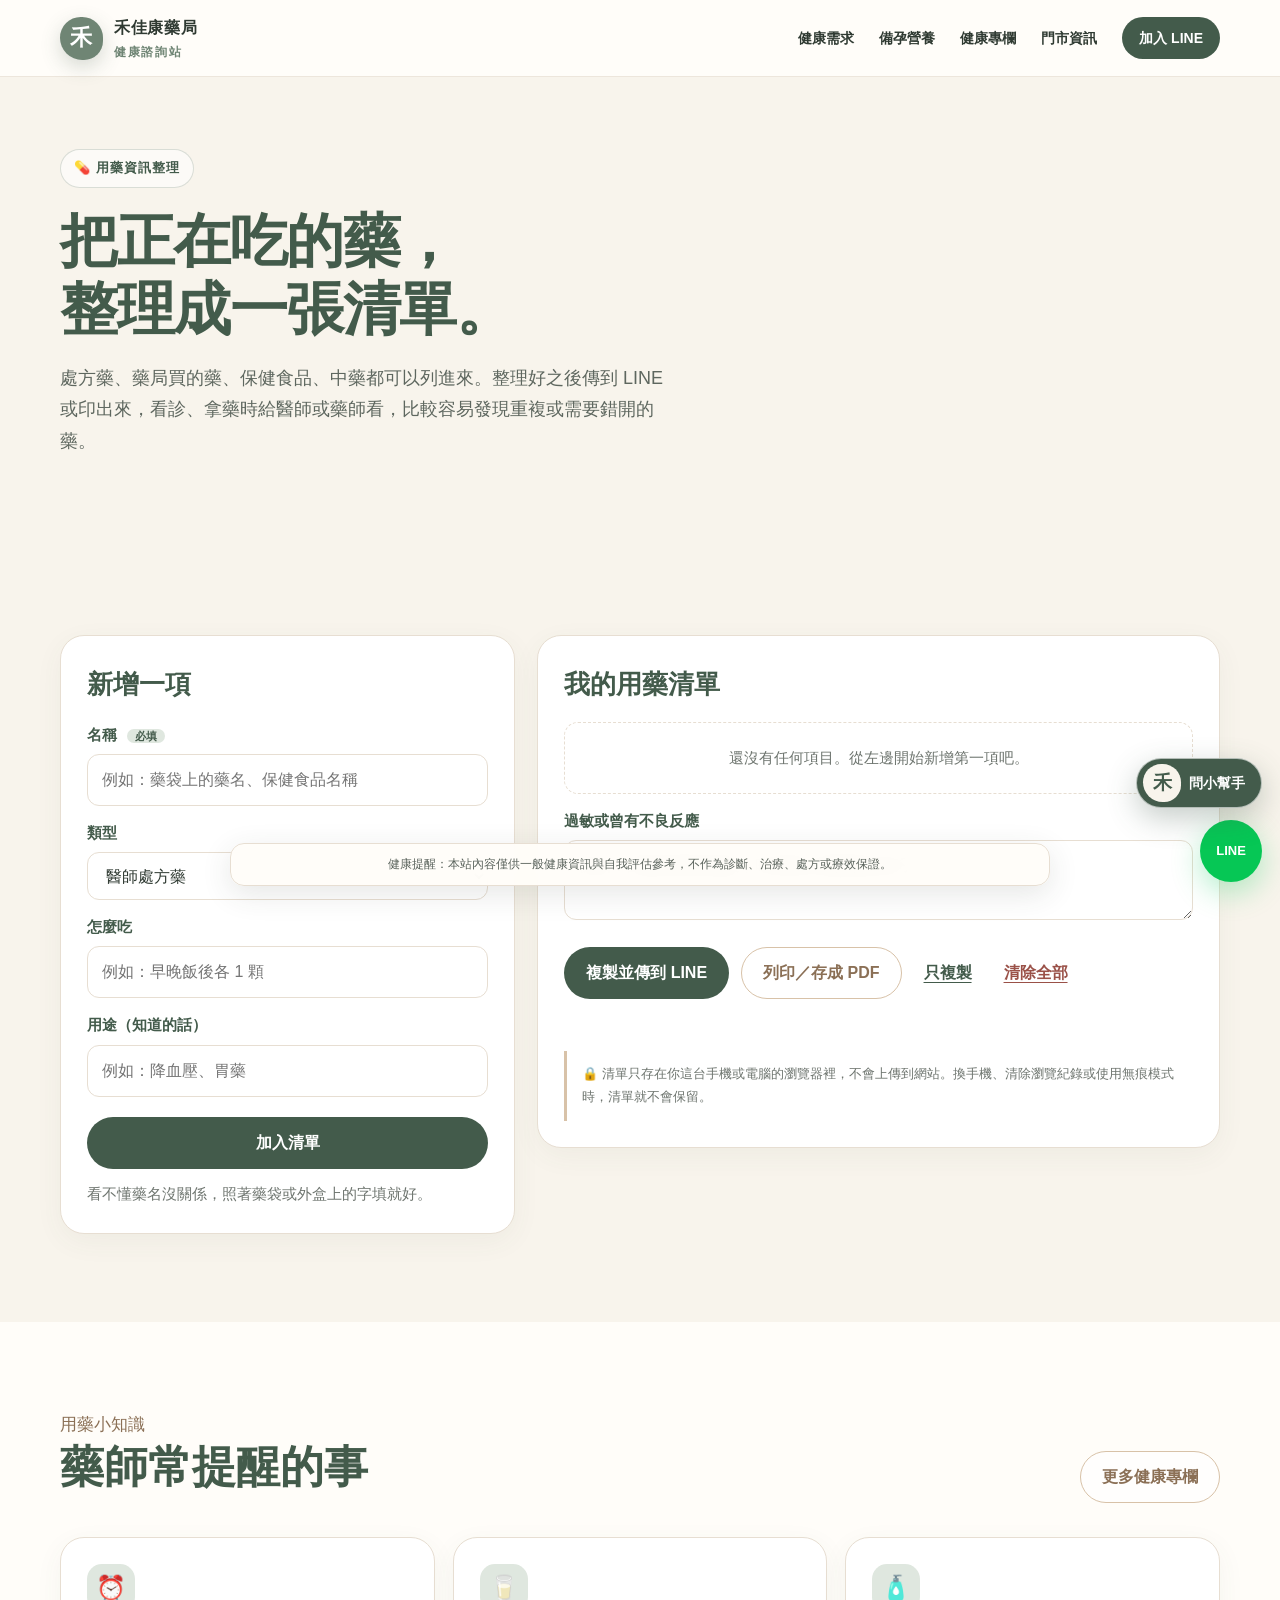
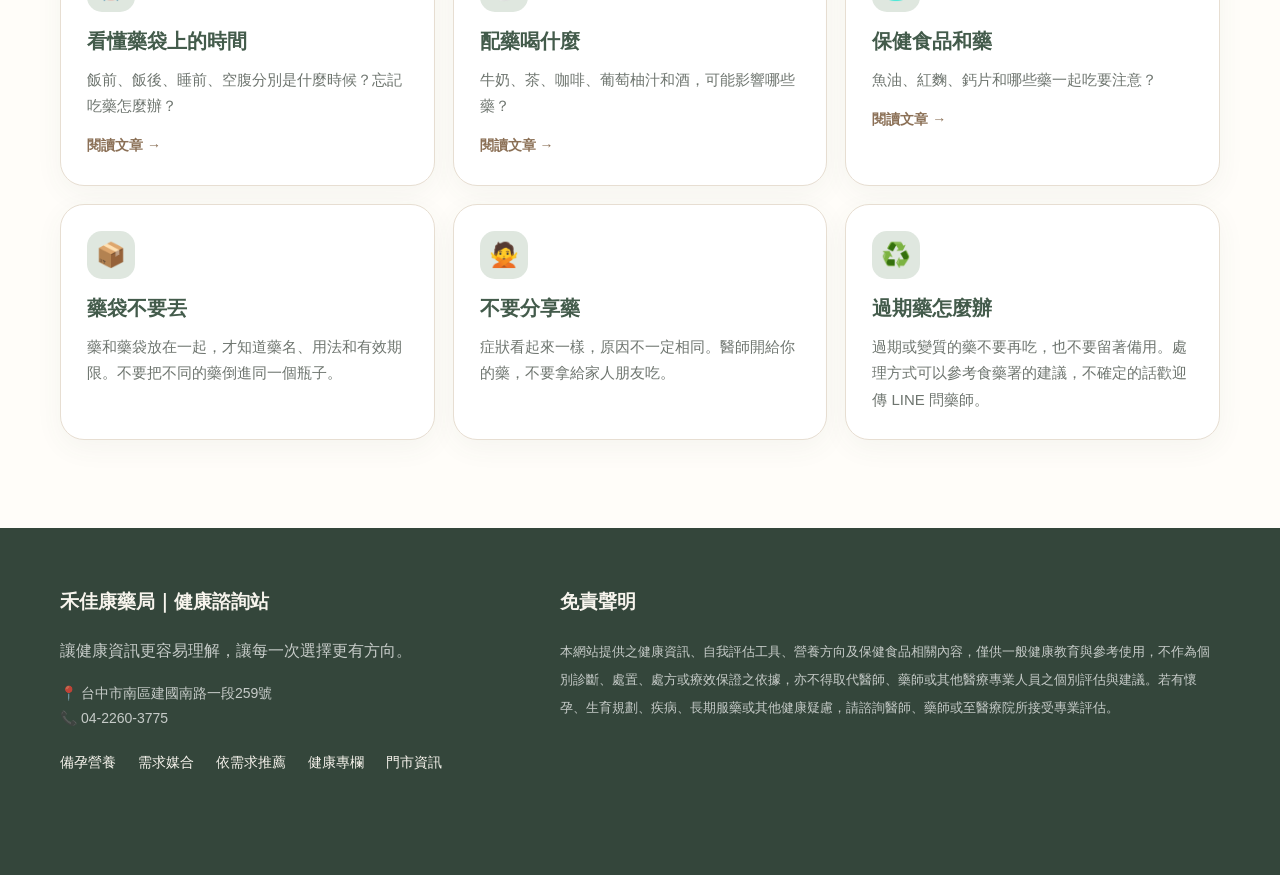
<file: medication.html>
<!doctype html>
<html lang="zh-Hant">
<head>
  <meta charset="utf-8">
  <meta name="viewport" content="width=device-width, initial-scale=1">
  <meta name="description" content="禾佳康藥局用藥清單小工具：把處方藥、成藥、保健食品、中藥整理成一張清單，可傳到 LINE 或列印給醫師藥師確認。資料只存在自己的裝置。">
  <meta name="theme-color" content="#435b4b">
  <title>用藥資訊整理｜禾佳康藥局</title>
  <link rel="stylesheet" href="./assets/css/style.css?v=20261114-5">
  <script src="./assets/js/main.js?v=20261114-1" defer></script>
  <script src="./assets/js/assistant.js?v=20261115-1" defer></script>
</head>
<body>
  <a class="skip-link" href="#main">跳至主要內容</a>
  <header>
    <div class="wrap nav">
      <a class="brand" href="./index.html" aria-label="禾佳康藥局健康諮詢站首頁">
        <span class="logo" aria-hidden="true">禾</span>
        <span>禾佳康藥局<small>健康諮詢站</small></span>
      </a>
      <button class="menu-toggle" type="button" aria-expanded="false" aria-controls="site-nav" aria-label="開啟選單">☰</button>
      <nav class="navlinks" id="site-nav" aria-label="主要選單">
        <a href="./index.html#needs">健康需求</a>
        <a href="./fertility.html">備孕營養</a>
        <a href="./articles.html">健康專欄</a>
        <a href="./store.html">門市資訊</a>
        <a class="navbtn" href="https://lin.ee/Olm3eqO" target="_blank" rel="noopener">加入 LINE</a>
      </nav>
    </div>
  </header>

  <main id="main">
    <section class="page-hero">
      <div class="wrap">
        <div class="tag">💊 用藥資訊整理</div>
        <h1>把正在吃的藥，<br>整理成一張清單。</h1>
        <p class="lead">處方藥、藥局買的藥、保健食品、中藥都可以列進來。整理好之後傳到 LINE 或印出來，看診、拿藥時給醫師或藥師看，比較容易發現重複或需要錯開的藥。</p>
      </div>
    </section>

    <section class="alt" id="list-tool">
      <div class="wrap med-tool">
        <div class="card med-form-card">
          <h2>新增一項</h2>
          <form id="med-form" novalidate>
            <label for="med-name">名稱 <span class="req">必填</span></label>
            <input id="med-name" name="name" type="text" autocomplete="off" placeholder="例如：藥袋上的藥名、保健食品名稱" required>
            <label for="med-type">類型</label>
            <select id="med-type" name="type">
              <option value="0">醫師處方藥</option>
              <option value="1">藥局買的藥</option>
              <option value="2">保健食品</option>
              <option value="3">中藥／草本</option>
            </select>
            <label for="med-usage">怎麼吃</label>
            <input id="med-usage" name="usage" type="text" autocomplete="off" placeholder="例如：早晚飯後各 1 顆">
            <label for="med-purpose">用途（知道的話）</label>
            <input id="med-purpose" name="purpose" type="text" autocomplete="off" placeholder="例如：降血壓、胃藥">
            <button class="btn btn-line" type="submit">加入清單</button>
          </form>
          <p class="hint">看不懂藥名沒關係，照著藥袋或外盒上的字填就好。</p>
        </div>

        <div class="card med-list-card" id="print-area">
          <div class="med-list-head"><h2>我的用藥清單</h2><span id="med-count"></span></div>
          <p class="print-only">禾佳康藥局｜我的用藥清單・<span id="print-date"></span></p>
          <p class="med-empty" id="med-empty">還沒有任何項目。從左邊開始新增第一項吧。</p>
          <ol class="med-list" id="med-list"></ol>
          <label for="allergy">過敏或曾有不良反應</label>
          <textarea id="allergy" rows="2" placeholder="例如：對盤尼西林過敏；吃某種止痛藥會起疹子"></textarea>
          <div class="cta med-actions">
            <button class="btn btn-line" id="med-line" type="button">複製並傳到 LINE</button>
            <button class="btn btn-soft" id="med-print" type="button">列印／存成 PDF</button>
            <button class="text-button" id="med-copy" type="button">只複製</button>
            <button class="text-button med-clear" id="med-clear" type="button">清除全部</button>
          </div>
          <p class="copy-status" id="med-status" role="status"></p>
          <div class="notice">🔒 清單只存在你這台手機或電腦的瀏覽器裡，不會上傳到網站。換手機、清除瀏覽紀錄或使用無痕模式時，清單就不會保留。</div>
        </div>
      </div>
    </section>

    <section id="tips">
      <div class="wrap">
        <div class="section-head"><div><span class="section-index">用藥小知識</span><h2>藥師常提醒的事</h2></div><a class="btn btn-soft" href="./articles.html">更多健康專欄</a></div>
        <div class="grid">
          <a class="card" href="./article-medication-timing.html"><div class="icon" aria-hidden="true">⏰</div><h3>看懂藥袋上的時間</h3><p>飯前、飯後、睡前、空腹分別是什麼時候？忘記吃藥怎麼辦？</p><span class="link-hint">閱讀文章 →</span></a>
          <a class="card" href="./article-drug-drinks.html"><div class="icon" aria-hidden="true">🥛</div><h3>配藥喝什麼</h3><p>牛奶、茶、咖啡、葡萄柚汁和酒，可能影響哪些藥？</p><span class="link-hint">閱讀文章 →</span></a>
          <a class="card" href="./article-supplement-drug.html"><div class="icon" aria-hidden="true">🧴</div><h3>保健食品和藥</h3><p>魚油、紅麴、鈣片和哪些藥一起吃要注意？</p><span class="link-hint">閱讀文章 →</span></a>
          <div class="card"><div class="icon" aria-hidden="true">📦</div><h3>藥袋不要丟</h3><p>藥和藥袋放在一起，才知道藥名、用法和有效期限。不要把不同的藥倒進同一個瓶子。</p></div>
          <div class="card"><div class="icon" aria-hidden="true">🙅</div><h3>不要分享藥</h3><p>症狀看起來一樣，原因不一定相同。醫師開給你的藥，不要拿給家人朋友吃。</p></div>
          <div class="card"><div class="icon" aria-hidden="true">♻️</div><h3>過期藥怎麼辦</h3><p>過期或變質的藥不要再吃，也不要留著備用。處理方式可以參考食藥署的建議，不確定的話歡迎傳 LINE 問藥師。</p></div>
        </div>
      </div>
    </section>
  </main>

  <footer class="footer">
    <div class="wrap footer-grid">
      <div><h3>禾佳康藥局｜健康諮詢站</h3><p>讓健康資訊更容易理解，讓每一次選擇更有方向。</p><p class="footer-store">📍 台中市南區建國南路一段259號<br>📞 <a href="tel:+886422603775">04-2260-3775</a></p><div class="footer-links"><a href="./fertility.html">備孕營養</a><a href="./matching.html">需求媒合</a><a href="./products.html">依需求推薦</a><a href="./articles.html">健康專欄</a><a href="./store.html">門市資訊</a></div></div>
      <div><h3>免責聲明</h3><small>本網站提供之健康資訊、自我評估工具、營養方向及保健食品相關內容，僅供一般健康教育與參考使用，不作為個別診斷、處置、處方或療效保證之依據，亦不得取代醫師、藥師或其他醫療專業人員之個別評估與建議。若有懷孕、生育規劃、疾病、長期服藥或其他健康疑慮，請諮詢醫師、藥師或至醫療院所接受專業評估。</small></div>
    </div>
  </footer>

  <div class="fixed-disclaimer" role="note">健康提醒：本站內容僅供一般健康資訊與自我評估參考，不作為診斷、治療、處方或療效保證。</div>
  <a class="floating" href="https://lin.ee/Olm3eqO" target="_blank" rel="noopener" aria-label="加入禾佳康 LINE 官方帳號">LINE</a>
  <script src="./assets/js/medication.js?v=20261114-1"></script>
</body>
</html>
</file>
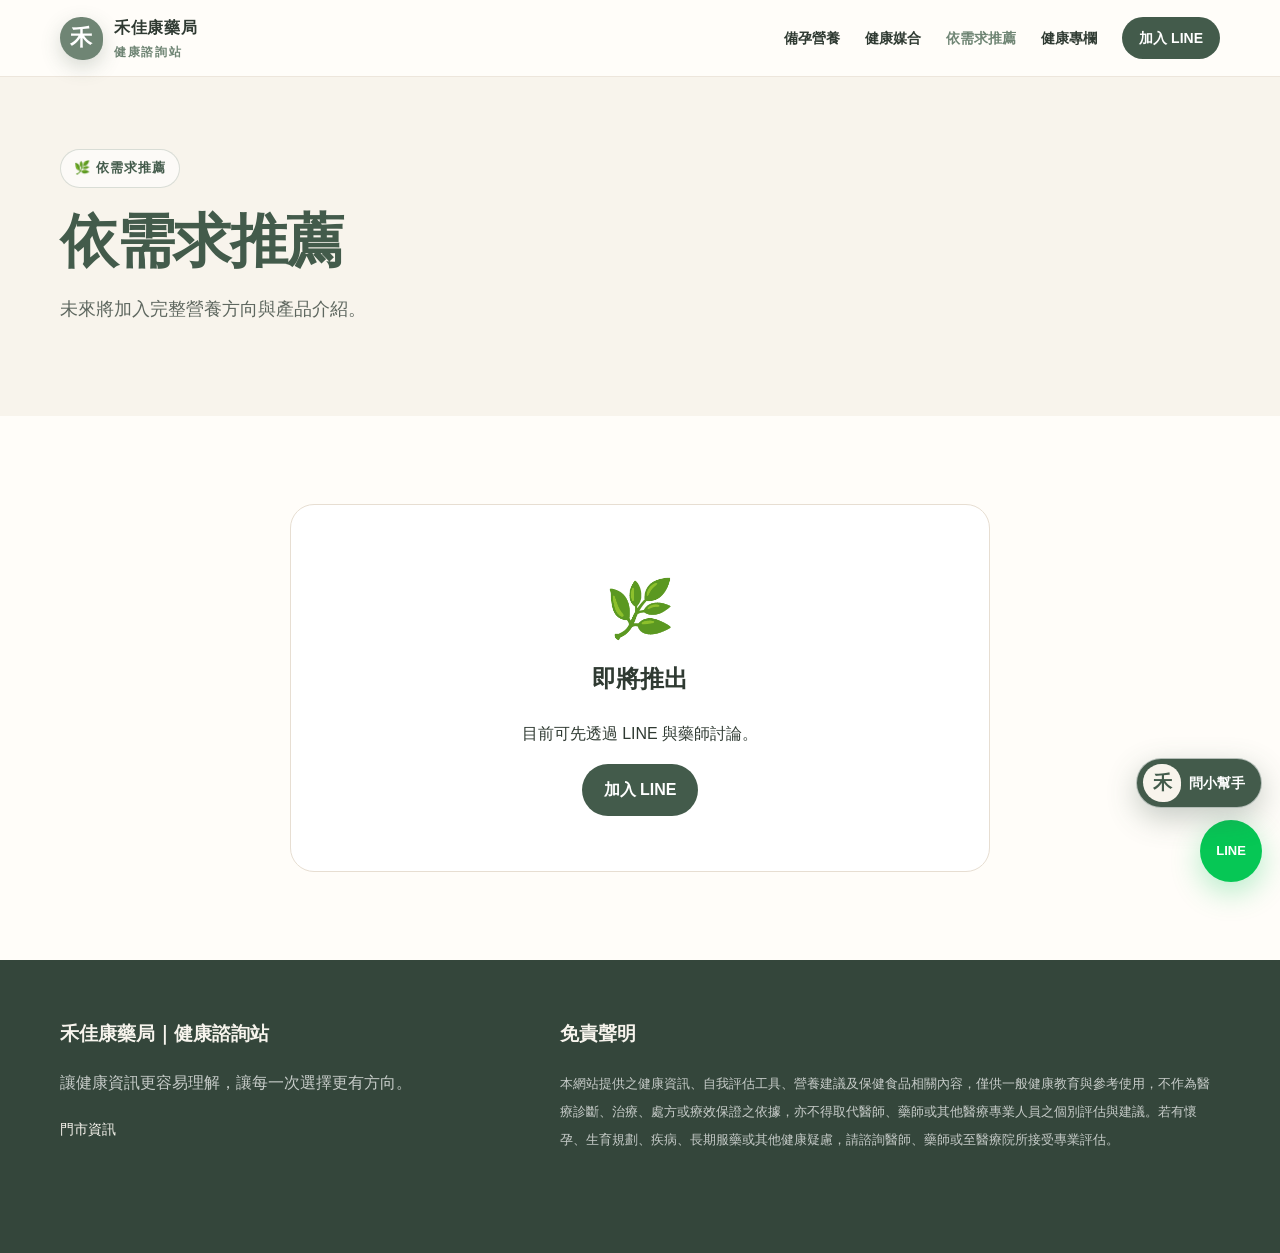
<file: products.html>
<!doctype html>
<html lang="zh-Hant"><head><meta charset="utf-8"><meta name="viewport" content="width=device-width,initial-scale=1">
<title>依需求推薦｜禾佳康藥局</title><link rel="stylesheet" href="assets/css/style.css?v=20261114-5"></head><body>

<header><div class="wrap nav">
<a class="brand" href="index.html" aria-label="禾佳康藥局健康諮詢站首頁"><span class="logo" aria-hidden="true">禾</span><span>禾佳康藥局<small>健康諮詢站</small></span></a>
<button class="menu-toggle" type="button" aria-expanded="false" aria-controls="site-nav" aria-label="開啟選單">☰</button>
<nav class="navlinks" id="site-nav" aria-label="主要選單">
<a href="fertility.html">備孕營養</a>
<a href="matching.html">健康媒合</a>
<a href="products.html" aria-current="page">依需求推薦</a>
<a href="articles.html">健康專欄</a>
<a class="navbtn" href="https://lin.ee/Olm3eqO" target="_blank" rel="noopener">加入 LINE</a>
</nav></div></header>

<section class="page-hero"><div class="wrap"><div class="tag">🌿 依需求推薦</div><h1>依需求推薦</h1><p class="lead">未來將加入完整營養方向與產品介紹。</p></div></section>
<section><div class="wrap"><div class="coming"><div class="emoji">🌿</div><h2>即將推出</h2><p>目前可先透過 LINE 與藥師討論。</p><a class="btn btn-line" href="https://lin.ee/Olm3eqO" target="_blank" rel="noopener">加入 LINE</a></div></div></section>

<footer class="footer"><div class="wrap footer-grid">
<div><h3>禾佳康藥局｜健康諮詢站</h3><p>讓健康資訊更容易理解，讓每一次選擇更有方向。</p><div class="footer-links"><a href="./store.html">門市資訊</a></div></div>
<div><h3>免責聲明</h3><small>本網站提供之健康資訊、自我評估工具、營養建議及保健食品相關內容，僅供一般健康教育與參考使用，不作為醫療診斷、治療、處方或療效保證之依據，亦不得取代醫師、藥師或其他醫療專業人員之個別評估與建議。若有懷孕、生育規劃、疾病、長期服藥或其他健康疑慮，請諮詢醫師、藥師或至醫療院所接受專業評估。</small></div>
</div></footer>
<a class="floating" href="https://lin.ee/Olm3eqO" target="_blank" rel="noopener" aria-label="加入禾佳康 LINE 官方帳號">LINE</a>

<script src="assets/js/main.js?v=20261114-1" defer></script>
<script src="assets/js/assistant.js?v=20261115-1" defer></script>
</body></html>
</file>
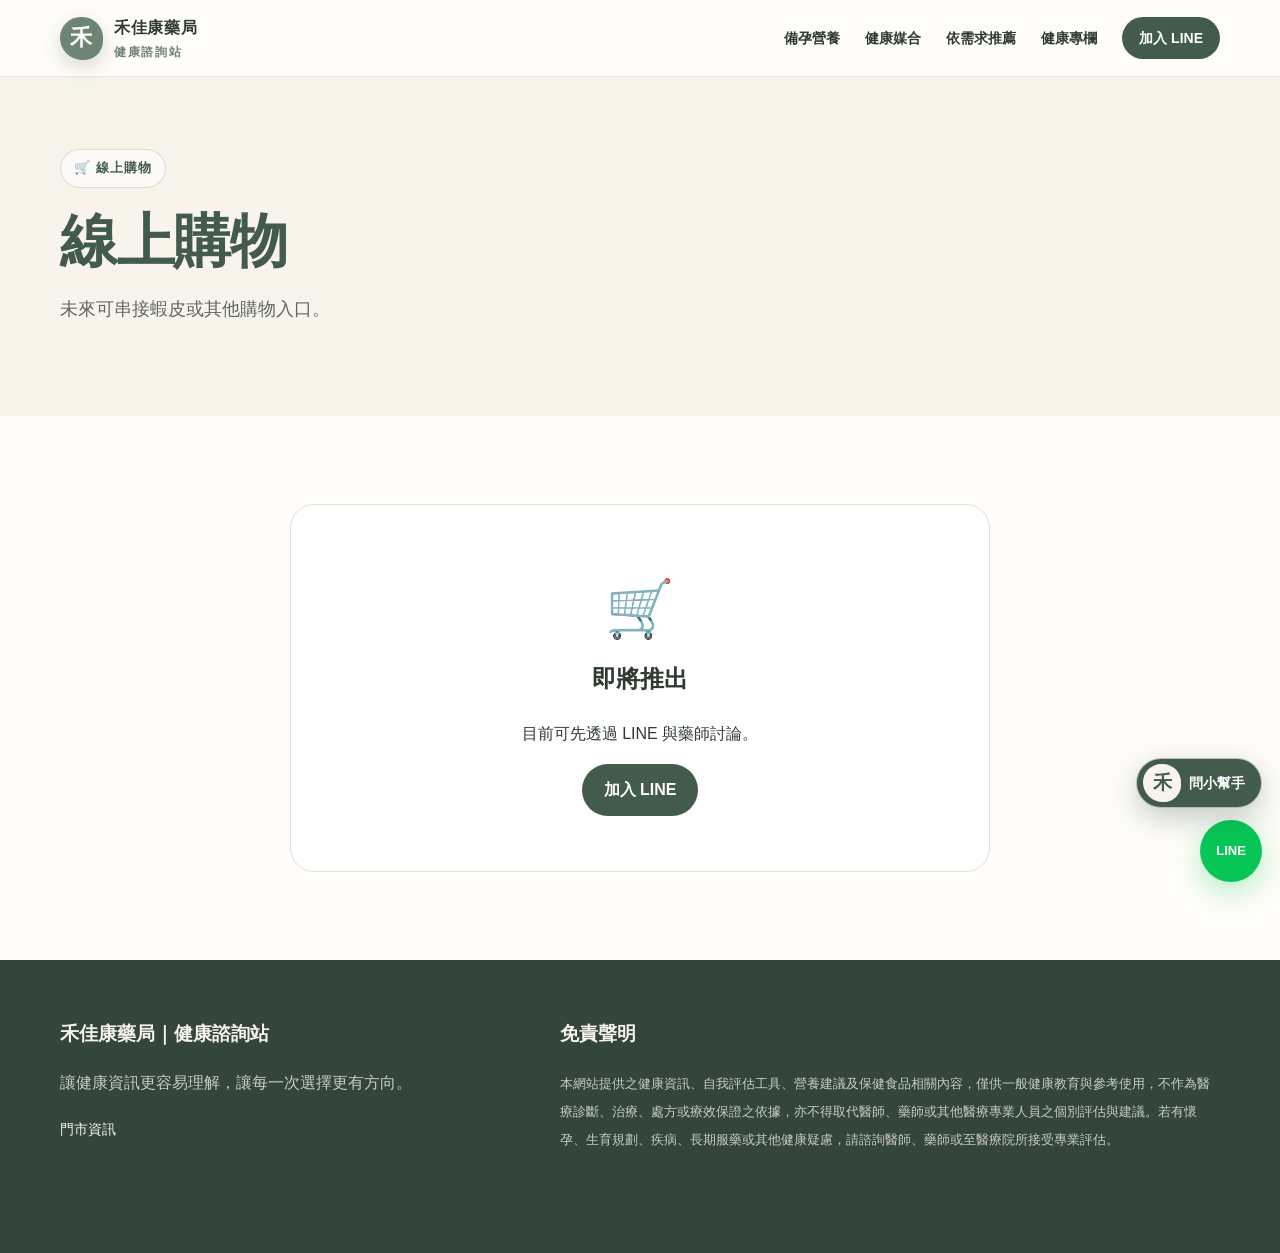
<file: shop.html>
<!doctype html>
<html lang="zh-Hant"><head><meta charset="utf-8"><meta name="viewport" content="width=device-width,initial-scale=1">
<title>線上購物｜禾佳康藥局</title><link rel="stylesheet" href="assets/css/style.css?v=20261114-5"></head><body>

<header><div class="wrap nav">
<a class="brand" href="index.html" aria-label="禾佳康藥局健康諮詢站首頁"><span class="logo" aria-hidden="true">禾</span><span>禾佳康藥局<small>健康諮詢站</small></span></a>
<button class="menu-toggle" type="button" aria-expanded="false" aria-controls="site-nav" aria-label="開啟選單">☰</button>
<nav class="navlinks" id="site-nav" aria-label="主要選單">
<a href="fertility.html">備孕營養</a>
<a href="matching.html">健康媒合</a>
<a href="products.html">依需求推薦</a>
<a href="articles.html">健康專欄</a>
<a class="navbtn" href="https://lin.ee/Olm3eqO" target="_blank" rel="noopener">加入 LINE</a>
</nav></div></header>

<section class="page-hero"><div class="wrap"><div class="tag">🛒 線上購物</div><h1>線上購物</h1><p class="lead">未來可串接蝦皮或其他購物入口。</p></div></section>
<section><div class="wrap"><div class="coming"><div class="emoji">🛒</div><h2>即將推出</h2><p>目前可先透過 LINE 與藥師討論。</p><a class="btn btn-line" href="https://lin.ee/Olm3eqO" target="_blank" rel="noopener">加入 LINE</a></div></div></section>

<footer class="footer"><div class="wrap footer-grid">
<div><h3>禾佳康藥局｜健康諮詢站</h3><p>讓健康資訊更容易理解，讓每一次選擇更有方向。</p><div class="footer-links"><a href="./store.html">門市資訊</a></div></div>
<div><h3>免責聲明</h3><small>本網站提供之健康資訊、自我評估工具、營養建議及保健食品相關內容，僅供一般健康教育與參考使用，不作為醫療診斷、治療、處方或療效保證之依據，亦不得取代醫師、藥師或其他醫療專業人員之個別評估與建議。若有懷孕、生育規劃、疾病、長期服藥或其他健康疑慮，請諮詢醫師、藥師或至醫療院所接受專業評估。</small></div>
</div></footer>
<a class="floating" href="https://lin.ee/Olm3eqO" target="_blank" rel="noopener" aria-label="加入禾佳康 LINE 官方帳號">LINE</a>

<script src="assets/js/main.js?v=20261114-1" defer></script>
<script src="assets/js/assistant.js?v=20261115-1" defer></script>
</body></html>
</file>
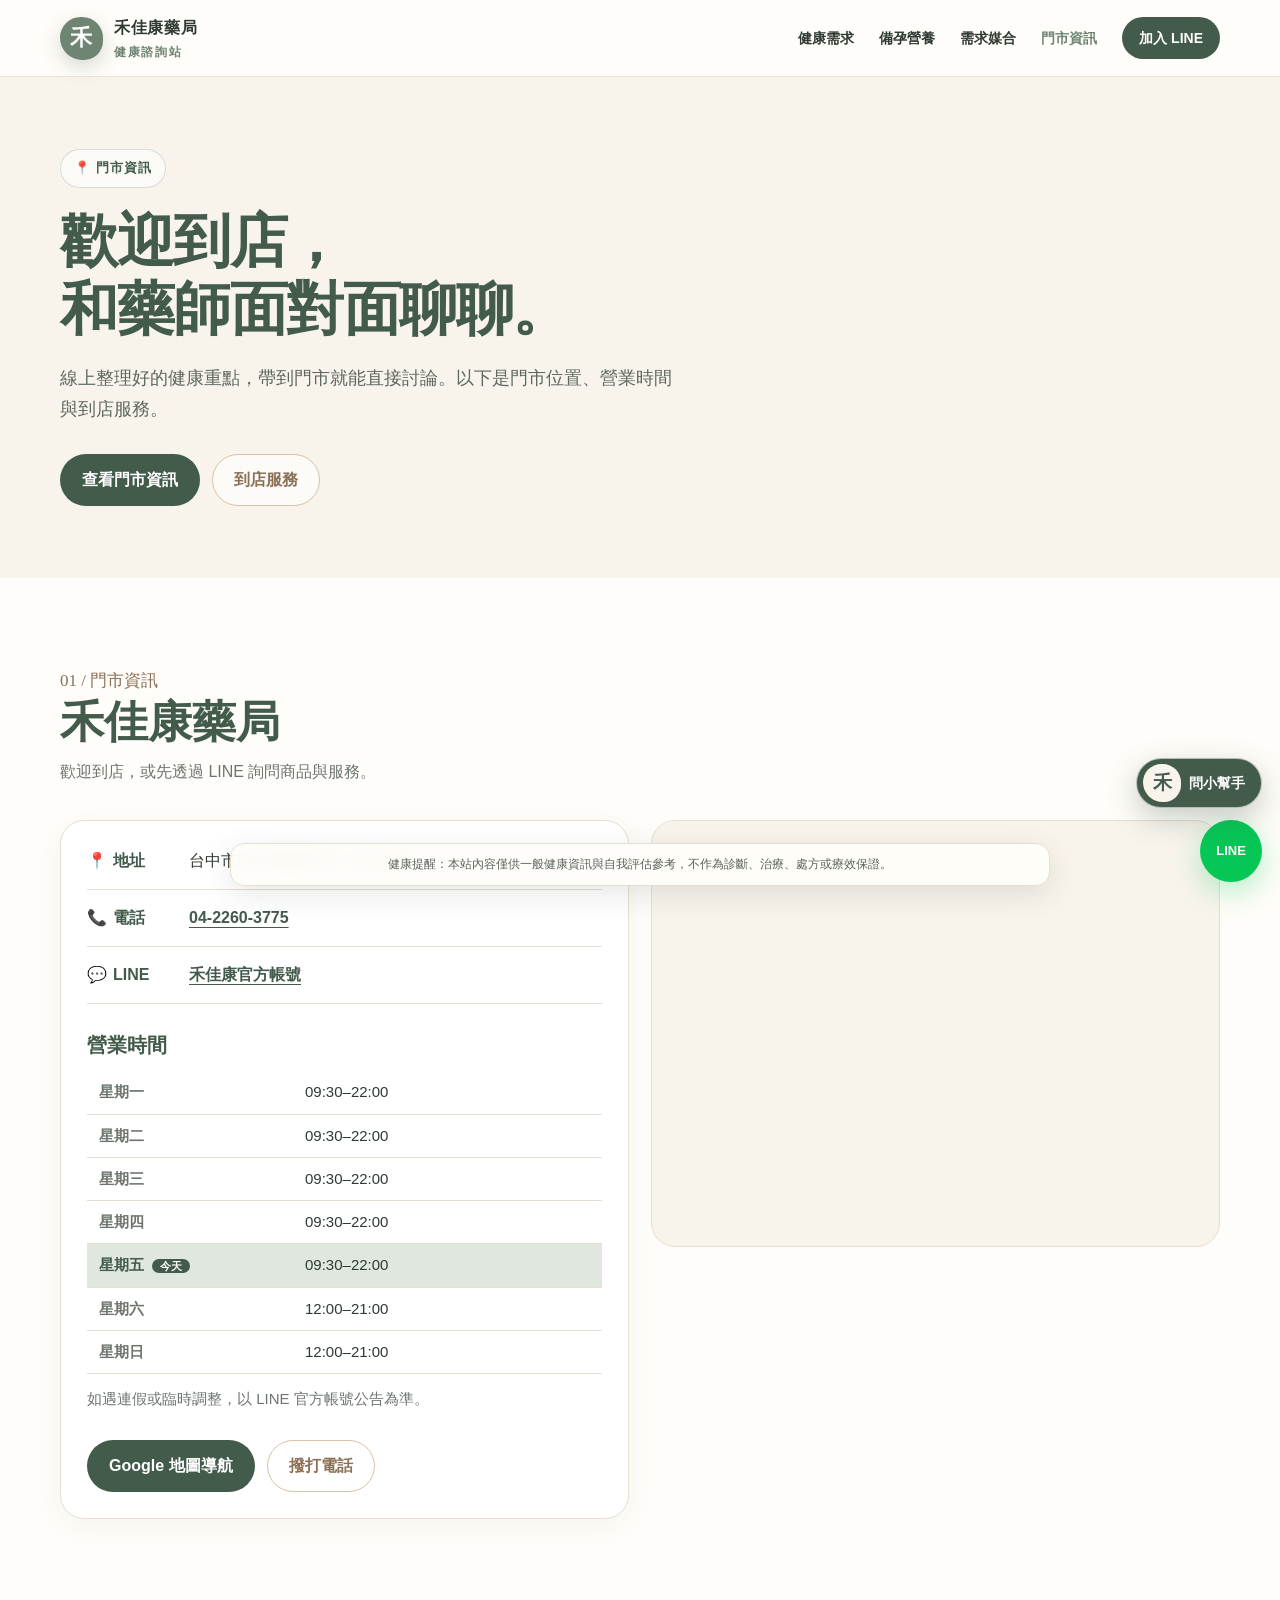
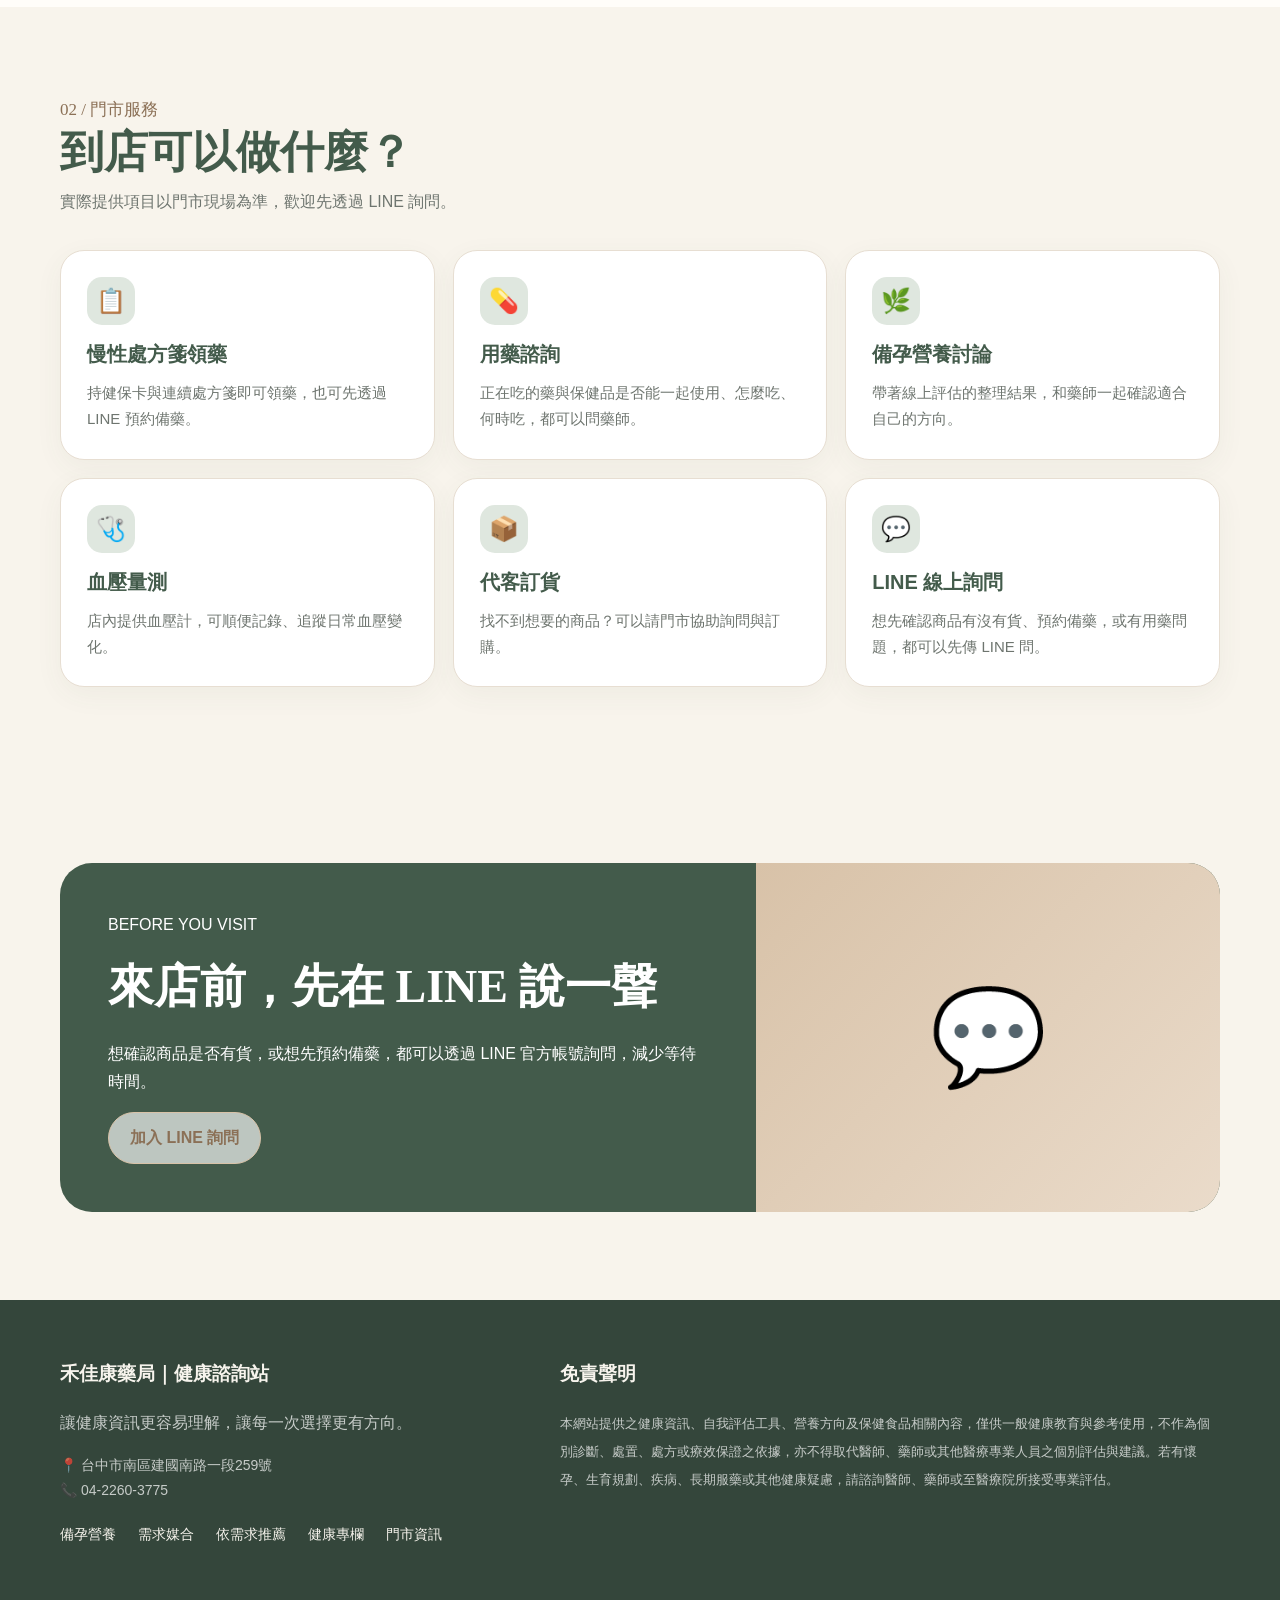
<file: store.html>
<!doctype html>
<html lang="zh-Hant">
<head>
  <meta charset="utf-8">
  <meta name="viewport" content="width=device-width, initial-scale=1">
  <meta name="description" content="禾佳康藥局門市資訊：台中市南區建國南路一段259號，電話 04-2260-3775。平日 09:30–22:00，假日 12:00–21:00。">
  <meta name="theme-color" content="#435b4b">
  <title>門市資訊｜禾佳康藥局</title>
  <link rel="stylesheet" href="./assets/css/style.css?v=20261114-5">
  <script src="./assets/js/main.js?v=20261114-1" defer></script>
  <script src="./assets/js/assistant.js?v=20261115-1" defer></script>
  <script type="application/ld+json">
  {"@context":"https://schema.org","@type":"Pharmacy","name":"禾佳康藥局","telephone":"+886-4-2260-3775",
   "address":{"@type":"PostalAddress","streetAddress":"建國南路一段259號","addressLocality":"南區","addressRegion":"台中市","addressCountry":"TW"},
   "openingHoursSpecification":[
    {"@type":"OpeningHoursSpecification","dayOfWeek":["Monday","Tuesday","Wednesday","Thursday","Friday"],"opens":"09:30","closes":"22:00"},
    {"@type":"OpeningHoursSpecification","dayOfWeek":["Saturday","Sunday"],"opens":"12:00","closes":"21:00"}]}
  </script>
</head>
<body>
  <a class="skip-link" href="#main">跳至主要內容</a>
  <header>
    <div class="wrap nav">
      <a class="brand" href="./index.html" aria-label="禾佳康藥局健康諮詢站首頁">
        <span class="logo" aria-hidden="true">禾</span>
        <span>禾佳康藥局<small>健康諮詢站</small></span>
      </a>
      <button class="menu-toggle" type="button" aria-expanded="false" aria-controls="site-nav" aria-label="開啟選單">☰</button>
      <nav class="navlinks" id="site-nav" aria-label="主要選單">
        <a href="./index.html#needs">健康需求</a>
        <a href="./fertility.html">備孕營養</a>
        <a href="./matching.html">需求媒合</a>
        <a href="./store.html" aria-current="page">門市資訊</a>
        <a class="navbtn" href="https://lin.ee/Olm3eqO" target="_blank" rel="noopener">加入 LINE</a>
      </nav>
    </div>
  </header>

  <main id="main">
    <section class="page-hero">
      <div class="wrap">
        <div class="tag">📍 門市資訊</div>
        <h1>歡迎到店，<br>和藥師面對面聊聊。</h1>
        <p class="lead">線上整理好的健康重點，帶到門市就能直接討論。以下是門市位置、營業時間與到店服務。</p>
        <div class="cta">
          <a class="btn btn-line" href="#store">查看門市資訊</a>
          <a class="btn btn-soft" href="#services">到店服務</a>
        </div>
      </div>
    </section>

    <!-- ============ 門市資訊 ============ -->
    <section id="store">
      <div class="wrap">
        <div class="section-head">
          <div><span class="section-index">01 / 門市資訊</span><h2>禾佳康藥局</h2><p>歡迎到店，或先透過 LINE 詢問商品與服務。</p></div>
        </div>

        <div class="store-grid">
          <div class="store-info card">
            <dl class="info-list">
              <div>
                <dt><span aria-hidden="true">📍</span>地址</dt>
                <dd>台中市南區建國南路一段259號</dd>
              </div>
              <div>
                <dt><span aria-hidden="true">📞</span>電話</dt>
                <dd><a class="text-link" href="tel:+886422603775">04-2260-3775</a></dd>
              </div>
              <div>
                <dt><span aria-hidden="true">💬</span>LINE</dt>
                <dd><a class="text-link" href="https://lin.ee/Olm3eqO" target="_blank" rel="noopener">禾佳康官方帳號</a></dd>
              </div>
            </dl>

            <h3 class="info-title">營業時間</h3>
            <table class="hours" aria-label="每週營業時間">
              <tbody>
                <tr data-day="1"><th scope="row">星期一</th><td>09:30–22:00</td></tr>
                <tr data-day="2"><th scope="row">星期二</th><td>09:30–22:00</td></tr>
                <tr data-day="3"><th scope="row">星期三</th><td>09:30–22:00</td></tr>
                <tr data-day="4"><th scope="row">星期四</th><td>09:30–22:00</td></tr>
                <tr data-day="5"><th scope="row">星期五</th><td>09:30–22:00</td></tr>
                <tr data-day="6"><th scope="row">星期六</th><td>12:00–21:00</td></tr>
                <tr data-day="0"><th scope="row">星期日</th><td>12:00–21:00</td></tr>
              </tbody>
            </table>
            <p class="hours-note">如遇連假或臨時調整，以 LINE 官方帳號公告為準。</p>

            <div class="cta">
              <a class="btn btn-line" href="https://maps.app.goo.gl/dLF4YW2kbzS7FJAn8" target="_blank" rel="noopener">Google 地圖導航</a>
              <a class="btn btn-soft" href="tel:+886422603775">撥打電話</a>
            </div>
          </div>

          <div class="store-side">
            <div class="map-frame">
              <iframe title="禾佳康藥局 Google 地圖位置" loading="lazy" referrerpolicy="no-referrer-when-downgrade"
                src="https://www.google.com/maps?q=%E7%A6%BE%E4%BD%B3%E5%BA%B7%E8%97%A5%E5%B1%80%20%E5%8F%B0%E4%B8%AD%E5%B8%82%E5%8D%97%E5%8D%80%E5%BB%BA%E5%9C%8B%E5%8D%97%E8%B7%AF%E4%B8%80%E6%AE%B5259%E8%99%9F&amp;output=embed"></iframe>
            </div>
          </div>
        </div>
      </div>
    </section>

    <!-- ============ 門市服務 ============ -->
    <section class="alt" id="services">
      <div class="wrap">
        <div class="section-head">
          <div><span class="section-index">02 / 門市服務</span><h2>到店可以做什麼？</h2><p>實際提供項目以門市現場為準，歡迎先透過 LINE 詢問。</p></div>
        </div>
        <div class="grid">
          <div class="card"><div class="icon" aria-hidden="true">📋</div><h3>慢性處方箋領藥</h3><p>持健保卡與連續處方箋即可領藥，也可先透過 LINE 預約備藥。</p></div>
          <div class="card"><div class="icon" aria-hidden="true">💊</div><h3>用藥諮詢</h3><p>正在吃的藥與保健品是否能一起使用、怎麼吃、何時吃，都可以問藥師。</p></div>
          <div class="card"><div class="icon" aria-hidden="true">🌿</div><h3>備孕營養討論</h3><p>帶著線上評估的整理結果，和藥師一起確認適合自己的方向。</p></div>
          <div class="card"><div class="icon" aria-hidden="true">🩺</div><h3>血壓量測</h3><p>店內提供血壓計，可順便記錄、追蹤日常血壓變化。</p></div>
          <div class="card"><div class="icon" aria-hidden="true">📦</div><h3>代客訂貨</h3><p>找不到想要的商品？可以請門市協助詢問與訂購。</p></div>
          <div class="card"><div class="icon" aria-hidden="true">💬</div><h3>LINE 線上詢問</h3><p>想先確認商品有沒有貨、預約備藥，或有用藥問題，都可以先傳 LINE 問。</p></div>
        </div>
      </div>
    </section>

    <section class="alt">
      <div class="wrap event">
        <div class="event-copy"><div class="kicker">BEFORE YOU VISIT</div><h2>來店前，先在 LINE 說一聲</h2><p>想確認商品是否有貨，或想先預約備藥，都可以透過 LINE 官方帳號詢問，減少等待時間。</p><a class="btn btn-soft" href="https://lin.ee/Olm3eqO" target="_blank" rel="noopener">加入 LINE 詢問</a></div>
        <div class="event-art" aria-hidden="true">💬</div>
      </div>
    </section>
  </main>

  <footer class="footer">
    <div class="wrap footer-grid">
      <div><h3>禾佳康藥局｜健康諮詢站</h3><p>讓健康資訊更容易理解，讓每一次選擇更有方向。</p><p class="footer-store">📍 台中市南區建國南路一段259號<br>📞 <a href="tel:+886422603775">04-2260-3775</a></p><div class="footer-links"><a href="./fertility.html">備孕營養</a><a href="./matching.html">需求媒合</a><a href="./products.html">依需求推薦</a><a href="./articles.html">健康專欄</a><a href="./store.html">門市資訊</a></div></div>
      <div><h3>免責聲明</h3><small>本網站提供之健康資訊、自我評估工具、營養方向及保健食品相關內容，僅供一般健康教育與參考使用，不作為個別診斷、處置、處方或療效保證之依據，亦不得取代醫師、藥師或其他醫療專業人員之個別評估與建議。若有懷孕、生育規劃、疾病、長期服藥或其他健康疑慮，請諮詢醫師、藥師或至醫療院所接受專業評估。</small></div>
    </div>
  </footer>

  <div class="fixed-disclaimer" role="note">健康提醒：本站內容僅供一般健康資訊與自我評估參考，不作為診斷、治療、處方或療效保證。</div>
  <a class="floating" href="https://lin.ee/Olm3eqO" target="_blank" rel="noopener" aria-label="加入禾佳康 LINE 官方帳號">LINE</a>
</body>
</html>
</file>
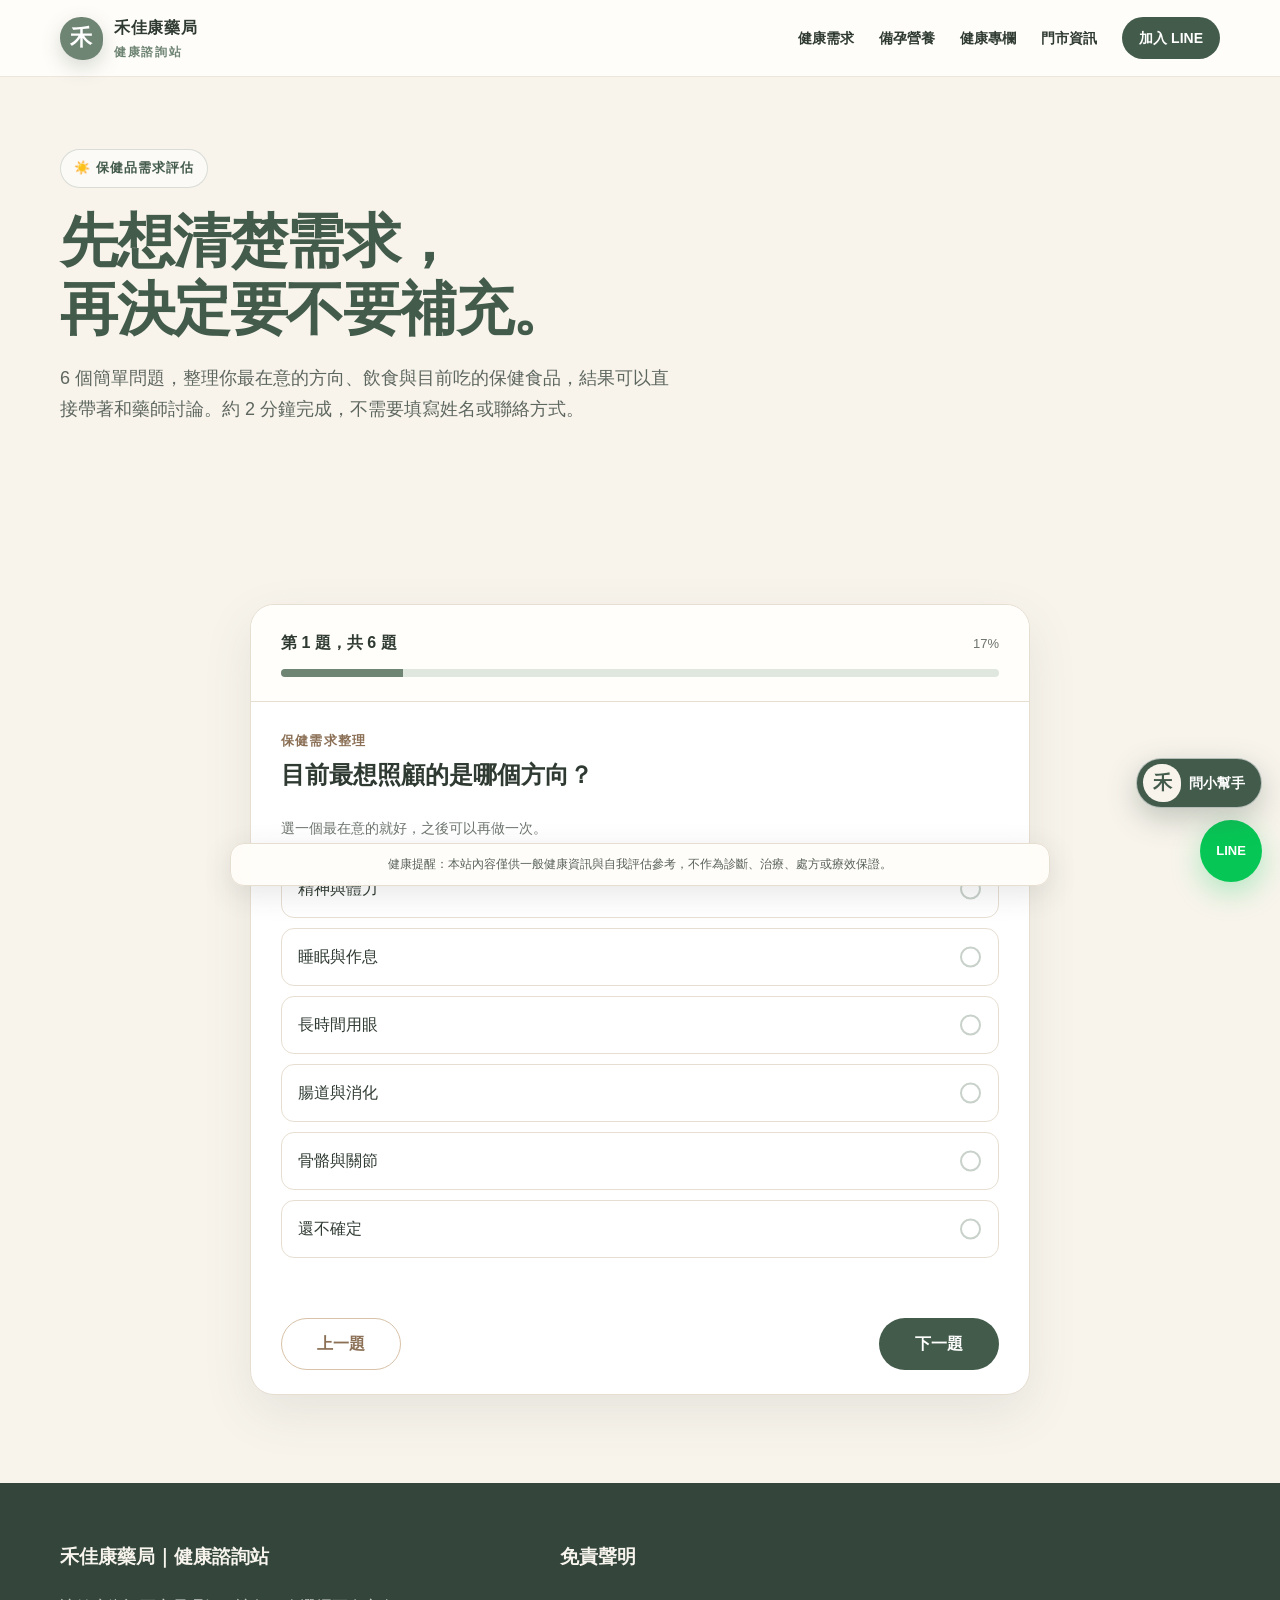
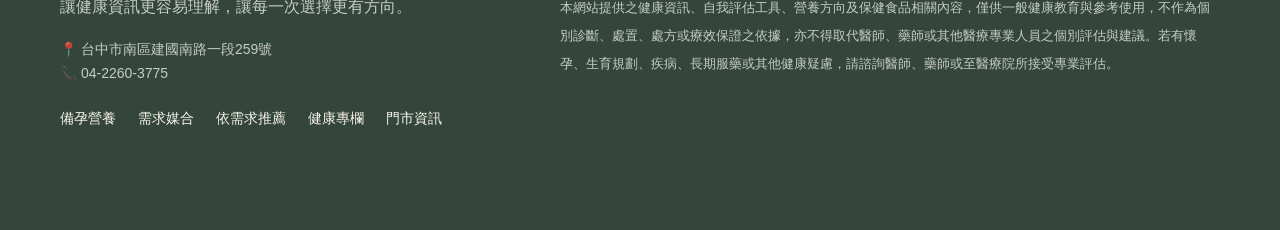
<file: supplements.html>
<!doctype html>
<html lang="zh-Hant">
<head>
  <meta charset="utf-8">
  <meta name="viewport" content="width=device-width, initial-scale=1">
  <meta name="description" content="禾佳康藥局保健品需求評估：整理精神體力、睡眠、用眼、腸道、骨骼關節等需求與目前的保健食品，作為與藥師討論的起點。">
  <meta name="theme-color" content="#435b4b">
  <title>保健品需求評估｜禾佳康藥局</title>
  <link rel="stylesheet" href="./assets/css/style.css?v=20261114-5">
  <script src="./assets/js/main.js?v=20261114-1" defer></script>
  <script src="./assets/js/assistant.js?v=20261115-1" defer></script>
</head>
<body>
  <a class="skip-link" href="#main">跳至主要內容</a>
  <header>
    <div class="wrap nav">
      <a class="brand" href="./index.html" aria-label="禾佳康藥局健康諮詢站首頁">
        <span class="logo" aria-hidden="true">禾</span>
        <span>禾佳康藥局<small>健康諮詢站</small></span>
      </a>
      <button class="menu-toggle" type="button" aria-expanded="false" aria-controls="site-nav" aria-label="開啟選單">☰</button>
      <nav class="navlinks" id="site-nav" aria-label="主要選單">
        <a href="./index.html#needs">健康需求</a>
        <a href="./fertility.html">備孕營養</a>
        <a href="./articles.html">健康專欄</a>
        <a href="./store.html">門市資訊</a>
        <a class="navbtn" href="https://lin.ee/Olm3eqO" target="_blank" rel="noopener">加入 LINE</a>
      </nav>
    </div>
  </header>

  <main id="main">
    <section class="page-hero">
      <div class="wrap">
        <div class="tag">☀️ 保健品需求評估</div>
        <h1>先想清楚需求，<br>再決定要不要補充。</h1>
        <p class="lead">6 個簡單問題，整理你最在意的方向、飲食與目前吃的保健食品，結果可以直接帶著和藥師討論。約 2 分鐘完成，不需要填寫姓名或聯絡方式。</p>
      </div>
    </section>
    <section class="alt">
      <div class="wrap">
        <div class="app" aria-labelledby="assessment-title">
          <div class="app-head"><div class="app-step"><strong id="step"></strong><span id="step-label"></span></div><div class="progress" role="progressbar" aria-label="評估進度" aria-valuemin="0" aria-valuemax="100" aria-valuenow="0"><div class="bar" id="bar"></div></div></div>
          <div class="app-body" id="quiz" aria-live="polite"><h2 id="assessment-title">保健品需求整理</h2></div>
          <div class="app-body result-area" id="res" aria-live="polite">
            <span class="result-kicker">整理完成</span><h2 id="rtype" tabindex="-1"></h2><p id="result-intro" class="result-intro"></p>
            <div class="result-priorities" id="priorities"></div>
            <details class="answer-details"><summary>查看我的完整回答</summary><div class="summary" id="summary"></div></details>
            <div class="cta result-actions"><button class="btn btn-line" id="copy-line" type="button">複製結果並開啟 LINE</button><button class="btn btn-soft" id="copy-result" type="button">只複製結果</button><button class="text-button" id="restart" type="button">重新評估</button></div>
            <p class="copy-status" id="copy-status" role="status"></p>
            <div class="notice">本工具只協助整理討論重點。保健食品不能取代藥物治療，也不能用來治療或預防疾病；有疾病、持續不適或長期用藥，請優先諮詢醫師或藥師。</div>
          </div>
        </div>
      </div>
    </section>
  </main>

  <footer class="footer">
    <div class="wrap footer-grid">
      <div><h3>禾佳康藥局｜健康諮詢站</h3><p>讓健康資訊更容易理解，讓每一次選擇更有方向。</p><p class="footer-store">📍 台中市南區建國南路一段259號<br>📞 <a href="tel:+886422603775">04-2260-3775</a></p><div class="footer-links"><a href="./fertility.html">備孕營養</a><a href="./matching.html">需求媒合</a><a href="./products.html">依需求推薦</a><a href="./articles.html">健康專欄</a><a href="./store.html">門市資訊</a></div></div>
      <div><h3>免責聲明</h3><small>本網站提供之健康資訊、自我評估工具、營養方向及保健食品相關內容，僅供一般健康教育與參考使用，不作為個別診斷、處置、處方或療效保證之依據，亦不得取代醫師、藥師或其他醫療專業人員之個別評估與建議。若有懷孕、生育規劃、疾病、長期服藥或其他健康疑慮，請諮詢醫師、藥師或至醫療院所接受專業評估。</small></div>
    </div>
  </footer>

  <div class="fixed-disclaimer" role="note">健康提醒：本站內容僅供一般健康資訊與自我評估參考，不作為診斷、治療、處方或療效保證。</div>
  <a class="floating" href="https://lin.ee/Olm3eqO" target="_blank" rel="noopener" aria-label="加入禾佳康 LINE 官方帳號">LINE</a>
  <script src="./assets/js/supplements.js?v=20261114-1"></script>
</body>
</html>
</file>
<file: assets/css/style.css>
:root {
  --cream: #f8f4ec;
  --paper: #fffdf9;
  --tea: #d8c2a8;
  --tea-dark: #8b7056;
  --green: #6f8574;
  --green-dark: #435b4b;
  --green-soft: #dfe7df;
  --ink: #2f3a32;
  --muted: #6e756f;
  --line: #e7ded2;
  --white: #fff;
  --shadow: 0 18px 50px rgba(67, 91, 75, .10);
  --radius: 24px;
  --content: 1160px;
}

* { box-sizing: border-box; }
html { scroll-behavior: smooth; }
body {
  margin: 0;
  color: var(--ink);
  background: var(--paper);
  font-family: "Noto Sans TC", "PingFang TC", "Microsoft JhengHei", sans-serif;
  line-height: 1.75;
}
a { color: inherit; text-decoration: none; }
a:focus-visible, button:focus-visible { outline: 3px solid rgba(67, 91, 75, .34); outline-offset: 3px; }
button, input { font: inherit; }
.wrap { width: min(calc(100% - 40px), var(--content)); margin-inline: auto; }
.skip-link { position: fixed; top: -60px; left: 16px; z-index: 100; padding: 10px 16px; background: var(--green-dark); color: white; border-radius: 8px; }
.skip-link:focus { top: 12px; }

header { position: sticky; top: 0; z-index: 50; background: rgba(255,253,249,.93); border-bottom: 1px solid rgba(231,222,210,.75); backdrop-filter: blur(14px); }
.nav { min-height: 76px; display: flex; align-items: center; justify-content: space-between; gap: 24px; }
.brand { display: flex; align-items: center; gap: 11px; font-weight: 800; letter-spacing: .04em; }
.brand small { display: block; color: var(--green); font-size: 12px; font-weight: 600; letter-spacing: .14em; }
.logo { width: 43px; height: 43px; display: grid; place-items: center; flex: 0 0 auto; border-radius: 50% 50% 46% 54%; color: white; background: var(--green); font-family: serif; font-size: 22px; box-shadow: 0 7px 20px rgba(67,91,75,.22); }
.navlinks { display: flex; align-items: center; gap: 25px; font-size: 14px; font-weight: 650; }
.navlinks a:not(.navbtn):hover, .navlinks a[aria-current="page"] { color: var(--green); }
.navbtn, .btn-line { background: var(--green-dark); color: white; }
.navbtn { padding: 9px 17px; border-radius: 999px; }
.menu-toggle { display: none; width: 44px; height: 44px; border: 0; border-radius: 50%; background: var(--green-soft); color: var(--green-dark); font-size: 21px; cursor: pointer; }

.hero { position: relative; overflow: hidden; padding: 92px 0 82px; background: radial-gradient(circle at 84% 22%, #e1e8df 0 13%, transparent 14%), linear-gradient(135deg, var(--cream), #f2eadf); }
.hero::after { content: ""; position: absolute; right: -70px; bottom: -110px; width: 330px; height: 330px; border: 1px solid rgba(111,133,116,.26); border-radius: 45% 55% 60% 40%; transform: rotate(18deg); }
.hero-grid { display: grid; grid-template-columns: 1.1fr .8fr; align-items: center; gap: 70px; }
.eyebrow, .tag { display: inline-flex; align-items: center; gap: 8px; padding: 7px 13px; border: 1px solid rgba(111,133,116,.25); border-radius: 999px; color: var(--green-dark); background: rgba(255,255,255,.58); font-size: 13px; font-weight: 750; letter-spacing: .08em; }
h1, h2, h3, p { margin-top: 0; }
h1 { max-width: 700px; margin: 20px 0 18px; font-family: "Noto Serif TC", "PMingLiU", serif; font-size: clamp(42px, 6vw, 72px); line-height: 1.18; letter-spacing: -.025em; color: var(--green-dark); }
h1 span { color: var(--tea-dark); }
.lead { max-width: 620px; color: #5e675f; font-size: 18px; }
.cta { display: flex; flex-wrap: wrap; gap: 12px; margin-top: 28px; }
.btn { min-height: 48px; display: inline-flex; align-items: center; justify-content: center; gap: 8px; padding: 11px 21px; border: 1px solid transparent; border-radius: 999px; font-weight: 750; transition: transform .2s, box-shadow .2s; cursor: pointer; }
.btn:hover { transform: translateY(-2px); box-shadow: 0 10px 24px rgba(67,91,75,.14); }
.btn-soft { border-color: var(--tea); color: var(--tea-dark); background: rgba(255,255,255,.65); }
.hero-card { position: relative; padding: 36px; border: 1px solid rgba(255,255,255,.8); border-radius: 36px 36px 90px 36px; background: rgba(255,255,255,.64); box-shadow: var(--shadow); }
.hero-card::before { content: "禾"; position: absolute; right: 28px; top: 16px; color: rgba(111,133,116,.1); font-family: serif; font-size: 92px; }
.hero-card .kicker { color: var(--tea-dark); font-size: 13px; font-weight: 800; letter-spacing: .15em; }
.hero-card h2 { margin: 8px 0 12px; color: var(--green-dark); font-family: serif; font-size: 30px; }
.mini-grid { display: grid; grid-template-columns: repeat(2, 1fr); gap: 10px; margin-top: 25px; }
.mini { padding: 13px; border-radius: 14px; background: var(--cream); color: var(--green-dark); text-align: center; font-size: 14px; font-weight: 700; }

section { padding: 88px 0; scroll-margin-top: 70px; }
.alt { background: var(--cream); }
.section-head { display: flex; justify-content: space-between; align-items: end; gap: 30px; margin-bottom: 34px; }
.title { margin-bottom: 32px; text-align: center; }
.section-head h2, .title h2 { margin-bottom: 8px; color: var(--green-dark); font-family: serif; font-size: clamp(30px, 4vw, 44px); line-height: 1.25; }
.section-head p, .title p { margin-bottom: 0; color: var(--muted); }
.section-index { color: var(--tea-dark); font-family: serif; font-size: 17px; }
.grid { display: grid; grid-template-columns: repeat(3, 1fr); gap: 18px; }
.card { display: block; padding: 26px; border: 1px solid var(--line); border-radius: var(--radius); background: var(--white); box-shadow: 0 8px 28px rgba(67,91,75,.055); transition: transform .2s, border-color .2s; }
a.card:hover { transform: translateY(-4px); border-color: var(--tea); }
.card h3 { margin: 12px 0 8px; color: var(--green-dark); font-size: 20px; }
.card p { margin-bottom: 0; color: var(--muted); font-size: 15px; }
.icon { width: 48px; height: 48px; display: grid; place-items: center; border-radius: 15px; background: var(--green-soft); font-size: 24px; }
.link-hint { display: inline-block; margin-top: 14px; color: var(--tea-dark); font-size: 14px; font-weight: 750; }

.feature { display: grid; grid-template-columns: .9fr 1.1fr; gap: 56px; align-items: center; }
.feature.reverse { grid-template-columns: 1.1fr .9fr; }
.feature-panel { min-height: 400px; display: grid; place-items: center; padding: 42px; overflow: hidden; border-radius: 42px; background: var(--green-soft); }
.feature-panel.tea { background: #eee2d3; }
.visual { width: min(100%, 360px); padding: 32px; border-radius: 28px; background: rgba(255,255,255,.78); box-shadow: var(--shadow); }
.visual-row { display: flex; align-items: center; gap: 13px; padding: 13px 0; border-bottom: 1px solid var(--line); }
.visual-row:last-child { border: 0; }
.dot { width: 11px; height: 11px; border-radius: 50%; background: var(--tea); }
.feature-copy h2 { margin-bottom: 14px; color: var(--green-dark); font-family: serif; font-size: clamp(30px, 4vw, 43px); }
.feature-copy > p { color: var(--muted); }
.checks { padding: 0; list-style: none; }
.checks li { position: relative; padding: 8px 0 8px 30px; }
.checks li::before { content: "✓"; position: absolute; left: 0; color: var(--green); font-weight: 900; }

.product-grid { display: grid; grid-template-columns: repeat(4, 1fr); gap: 16px; }
.badge { display: inline-block; padding: 4px 10px; border-radius: 999px; background: var(--green-soft); color: var(--green-dark); font-size: 12px; font-weight: 750; }
.event { display: grid; grid-template-columns: 1.2fr .8fr; overflow: hidden; border-radius: 32px; background: var(--green-dark); color: white; }
.event-copy { padding: 48px; }
.event-copy h2 { margin: 8px 0 12px; font-family: serif; font-size: clamp(30px, 4vw, 46px); }
.event-art { min-height: 300px; display: grid; place-items: center; background: linear-gradient(135deg, var(--tea), #eadbca); color: var(--green-dark); font-size: 94px; }
.about { display: grid; grid-template-columns: .85fr 1.15fr; gap: 60px; align-items: center; }
.about-mark { aspect-ratio: 1; display: grid; place-items: center; border-radius: 50% 50% 42% 58%; background: var(--cream); color: var(--green); font-family: serif; font-size: clamp(80px, 14vw, 150px); }

.fixed-disclaimer { position: fixed; left: 50%; bottom: 14px; z-index: 45; width: min(calc(100% - 110px), 820px); transform: translateX(-50%); padding: 10px 18px; border: 1px solid var(--line); border-radius: 14px; color: #59625b; background: rgba(255,253,249,.94); box-shadow: 0 8px 30px rgba(47,58,50,.12); backdrop-filter: blur(10px); font-size: 12px; text-align: center; }
.floating { position: fixed; right: 18px; bottom: 18px; z-index: 46; width: 62px; height: 62px; display: grid; place-items: center; border-radius: 50%; background: #06c755; color: white; box-shadow: 0 10px 30px rgba(6,199,85,.3); font-weight: 850; font-size: 13px; }
.floating:hover { transform: translateY(-2px); box-shadow: 0 13px 34px rgba(6,199,85,.38); }
.footer { padding: 58px 0 100px; background: #34463b; color: #f7f4ed; }
.footer-grid { display: grid; grid-template-columns: .8fr 1.2fr; gap: 60px; }
.footer p, .footer small { color: rgba(255,255,255,.72); }
.footer-links { display: flex; flex-wrap: wrap; gap: 14px 22px; margin-top: 20px; font-size: 14px; }

.page-hero { padding: 72px 0; background: var(--cream); }
.page-hero h1 { font-size: clamp(36px, 5vw, 58px); }
.coming { max-width: 700px; margin: auto; padding: 55px 30px; border: 1px solid var(--line); border-radius: var(--radius); text-align: center; background: white; }
.coming .emoji { font-size: 56px; }
.app { max-width: 780px; margin: auto; overflow: hidden; border: 1px solid var(--line); border-radius: var(--radius); background: white; box-shadow: var(--shadow); }
.app-head, .app-body { padding: 24px 30px; }
.app-head { border-bottom: 1px solid var(--line); background: #fffefa; }
.app-step { display: flex; align-items: baseline; justify-content: space-between; gap: 16px; }
.app-step span { color: var(--muted); font-size: 13px; }
.progress { height: 8px; margin-top: 12px; overflow: hidden; border-radius: 999px; background: var(--green-soft); }
.bar { width: 0; height: 100%; background: var(--green); transition: width .25s; }
.question-eyebrow, .result-kicker { color: var(--tea-dark); font-size: 13px; font-weight: 800; letter-spacing: .09em; }
.question-help { margin-bottom: 18px; color: var(--muted); font-size: 14px; }
.quiz-options { display: grid; gap: 10px; margin: 20px 0; }
.quiz-option { position: relative; min-height: 54px; padding: 14px 46px 14px 16px; border: 1px solid var(--line); border-radius: 13px; background: white; color: var(--ink); text-align: left; cursor: pointer; }
.quiz-option::after { content: ""; position: absolute; right: 17px; top: 50%; width: 17px; height: 17px; transform: translateY(-50%); border: 2px solid #c8d1ca; border-radius: 50%; }
.quiz-option:hover, .quiz-option.selected { border-color: var(--green); background: var(--green-soft); }
.quiz-option.selected::after { border: 5px solid var(--green); background: white; }
.quiz-nav { display: flex; align-items: center; justify-content: space-between; gap: 12px; margin-top: 24px; }
.quiz-nav .btn { min-width: 120px; }
.validation-message { min-height: 24px; margin: -8px 0 0; color: #9a5148; font-size: 13px; }
.result-area { display: none; }
.result-area.show { display: block; }
.result-intro { color: var(--muted); }
.result-priorities { display: grid; gap: 12px; margin: 22px 0; }
.priority-card { padding: 17px 18px; border: 1px solid var(--line); border-radius: 16px; background: var(--cream); }
.priority-card strong { display: block; margin-bottom: 3px; color: var(--green-dark); }
.priority-card p { margin: 0; color: var(--muted); font-size: 14px; }
.answer-details { margin-top: 20px; border: 1px solid var(--line); border-radius: 16px; background: white; }
.answer-details summary { padding: 15px 18px; color: var(--green-dark); font-weight: 750; cursor: pointer; }
.answer-details .summary { margin: 0 16px 16px; }
.summary { padding: 18px; border-radius: 14px; background: var(--cream); white-space: pre-line; }
.result-actions { align-items: center; }
.text-button { min-height: 44px; padding: 8px 10px; border: 0; color: var(--green-dark); background: transparent; font-weight: 750; text-decoration: underline; text-underline-offset: 4px; cursor: pointer; }
.copy-status { min-height: 24px; margin: 8px 0 0; color: var(--green-dark); font-size: 14px; font-weight: 700; }
.notice { margin-top: 20px; padding: 12px 15px; border-left: 3px solid var(--tea); background: rgba(255,255,255,.5); color: var(--muted); font-size: 13px; }

/* 門市與藥師 */
.store-grid { display: grid; grid-template-columns: 1fr 1fr; gap: 22px; align-items: start; }
.store-side { display: grid; gap: 18px; }
.info-list { display: grid; gap: 14px; margin: 0 0 24px; }
.info-list > div { display: grid; grid-template-columns: 92px 1fr; gap: 10px; padding-bottom: 14px; border-bottom: 1px solid var(--line); }
.info-list dt { display: flex; gap: 6px; color: var(--green-dark); font-weight: 750; }
.info-list dd { margin: 0; }
.text-link { color: var(--green-dark); font-weight: 700; text-decoration: underline; text-underline-offset: 4px; }
.info-title { margin: 0 0 10px; color: var(--green-dark); }
.hours { width: 100%; border-collapse: collapse; font-size: 15px; }
.hours th, .hours td { padding: 8px 12px; border-bottom: 1px solid var(--line); text-align: left; }
.hours th { width: 40%; color: var(--muted); font-weight: 650; }
.hours tr.today { background: var(--green-soft); }
.hours tr.today th { color: var(--green-dark); font-weight: 800; }
.hours tr.today th::after { content: "今天"; margin-left: 8px; padding: 1px 8px; border-radius: 999px; background: var(--green-dark); color: white; font-size: 11px; }
.hours-note { margin: 12px 0 0; color: var(--muted); font-size: 14px; }
.map-frame { overflow: hidden; aspect-ratio: 4 / 3; border: 1px solid var(--line); border-radius: var(--radius); background: var(--cream); }
.map-frame iframe { width: 100%; height: 100%; border: 0; display: block; }
.store-strip { display: grid; grid-template-columns: repeat(3, 1fr); gap: 16px; margin-top: 28px; }
.store-strip .card { padding: 20px 22px; }
.store-strip strong { display: block; color: var(--green-dark); }
.store-strip span { color: var(--muted); font-size: 14px; }
.footer-store { font-size: 14px; }

/* 健康專欄 */
.media-list { display: grid; gap: 16px; }
.media-meta { display: flex; flex-wrap: wrap; align-items: center; gap: 10px; color: var(--muted); font-size: 13px; }
.media-card h3 { font-size: 22px; }
.topic-card ul { margin: 0; padding-left: 18px; color: var(--muted); font-size: 15px; }
.topic-card li + li { margin-top: 6px; }

.article-grid { display: grid; grid-template-columns: repeat(3, 1fr); gap: 18px; }
.article-card h3 { font-size: 19px; line-height: 1.5; }
.article { padding: 56px 0 72px; }
.article-wrap { max-width: 780px; }
.breadcrumb { display: flex; flex-wrap: wrap; gap: 8px; margin-bottom: 22px; color: var(--muted); font-size: 13px; }
.breadcrumb a { color: var(--green-dark); text-decoration: underline; text-underline-offset: 3px; }
.article-head h1 { margin: 14px 0 10px; font-size: clamp(30px, 4.6vw, 44px); line-height: 1.3; }
.byline { color: var(--muted); font-size: 14px; }
.key-points { margin: 28px 0 8px; padding: 20px 22px; border-radius: 18px; background: var(--green-soft); }
.key-points strong { color: var(--green-dark); }
.key-points ul { margin: 8px 0 0; padding-left: 20px; }
.key-points li + li { margin-top: 6px; }
.article-body { font-size: 17px; }
.article-body h2, .doctor-box h2, .tip-box h2 { margin: 40px 0 12px; color: var(--green-dark); font-family: serif; font-size: clamp(23px, 3vw, 28px); line-height: 1.4; }
.article-body a { color: var(--green-dark); text-decoration: underline; text-underline-offset: 3px; }
.article-body ul, .article-body ol { padding-left: 22px; }
.article-body li + li { margin-top: 6px; }
.table-wrap { overflow-x: auto; margin: 18px 0; border: 1px solid var(--line); border-radius: 16px; }
.table-wrap table { width: 100%; min-width: 520px; border-collapse: collapse; font-size: 15px; }
.table-wrap th, .table-wrap td { padding: 12px 14px; border-bottom: 1px solid var(--line); text-align: left; vertical-align: top; }
.table-wrap thead th { background: var(--cream); color: var(--green-dark); }
.table-wrap tr:last-child td { border-bottom: 0; }
.steps li { padding-left: 4px; }
.doctor-box { margin-top: 36px; padding: 4px 24px 18px; border: 1px solid #ecc9c3; border-radius: 18px; background: #fdf3f1; }
.doctor-box h2 { margin-top: 18px; color: #8a3f35; }
.doctor-box ul { padding-left: 20px; }
.tip-box { margin-top: 22px; padding: 4px 24px 24px; border-radius: 18px; background: var(--cream); }
.tip-box h2 { margin-top: 18px; }
.tip-box .cta { margin-top: 14px; }
.article-disclaimer { margin-top: 28px; color: var(--muted); font-size: 13px; }
.refs { color: var(--muted); font-size: 13px; }
.refs ul { margin: 4px 0 0; padding-left: 18px; }
.related-grid { display: grid; grid-template-columns: repeat(3, 1fr); gap: 16px; }
.related-card h3 { font-size: 17px; line-height: 1.5; }

/* 保健品評估、用藥清單 */
.doctor-card { border-color: #ecc9c3; background: #fdf3f1; }
.doctor-card strong { color: #8a3f35; }
.priority-card .text-link { display: inline-block; margin-top: 6px; font-size: 14px; }
.med-tool { display: grid; grid-template-columns: .8fr 1.2fr; gap: 22px; align-items: start; }
.med-tool h2 { margin: 0 0 14px; color: var(--green-dark); font-family: serif; font-size: 26px; }
.med-tool label { display: block; margin: 14px 0 6px; color: var(--green-dark); font-weight: 750; font-size: 15px; }
.med-tool input, .med-tool select, .med-tool textarea { width: 100%; min-height: 48px; padding: 11px 14px; border: 1px solid var(--line); border-radius: 12px; background: white; color: var(--ink); font: inherit; font-size: 16px; }
.med-tool textarea { resize: vertical; }
.med-tool input:focus, .med-tool select:focus, .med-tool textarea:focus { outline: 3px solid rgba(67, 91, 75, .25); border-color: var(--green); }
.med-form-card .btn { width: 100%; margin-top: 20px; }
.req { margin-left: 6px; padding: 1px 8px; border-radius: 999px; background: var(--green-soft); font-size: 11px; }
.hint { margin: 12px 0 0; color: var(--muted); font-size: 13px; }
.med-list-head { display: flex; justify-content: space-between; align-items: baseline; gap: 12px; }
.med-list-head span { color: var(--muted); font-size: 14px; }
.med-empty { padding: 22px; border: 1px dashed var(--line); border-radius: 14px; color: var(--muted); text-align: center; }
.med-list { display: grid; gap: 10px; margin: 0; padding: 0; list-style: none; counter-reset: med; }
.med-item { counter-increment: med; display: flex; justify-content: space-between; align-items: flex-start; gap: 12px; padding: 14px 16px; border: 1px solid var(--line); border-radius: 14px; background: var(--cream); }
.med-remove { flex: 0 0 auto; white-space: nowrap; }
.med-item > div { min-width: 0; overflow-wrap: anywhere; }
.med-item strong { display: block; margin-top: 6px; color: var(--green-dark); font-size: 17px; }
.med-item strong::before { content: counter(med) ". "; }
.med-item p { margin: 4px 0 0; color: var(--ink); font-size: 14px; }
.med-item p span { margin-right: 8px; color: var(--muted); }
.med-actions { margin-top: 18px; }
.med-clear { color: #9a5148; }
.print-only { display: none; }

@media print {
  header, footer, .page-hero, #tips, .ai-launcher, .ai-panel, .med-form-card, .med-actions, .notice, .copy-status, .floating, .fixed-disclaimer, .skip-link, .med-remove { display: none !important; }
  body, .alt { background: white; }
  section { padding: 0; }
  .med-tool { display: block; }
  .card { border: 0; box-shadow: none; padding: 0; }
  .print-only { display: block; color: var(--muted); }
  .med-item { break-inside: avoid; background: white; }
  .med-tool textarea { border: 0; padding: 0; min-height: 0; resize: none; }
}

@media (max-width: 900px) {
  .menu-toggle { display: grid; place-items: center; }
  .menu-toggle + .navlinks { position: absolute; top: 76px; left: 20px; right: 20px; display: none; align-items: stretch; padding: 18px; border: 1px solid var(--line); border-radius: 18px; background: var(--paper); box-shadow: var(--shadow); }
  .menu-toggle + .navlinks.open { display: grid; }
  .menu-toggle + .navlinks .navbtn { text-align: center; }
  .navlinks a { padding: 7px; }
  .hero-grid, .feature, .feature.reverse, .about { grid-template-columns: 1fr; }
  .hero { padding-top: 66px; }
  .hero-card { max-width: 570px; }
  .grid { grid-template-columns: repeat(2, 1fr); }
  .product-grid { grid-template-columns: repeat(2, 1fr); }
  .event { grid-template-columns: 1fr; }
  .event-art { min-height: 190px; }
  .store-grid { grid-template-columns: 1fr; }
  .store-strip { grid-template-columns: 1fr; }
  .article-grid, .related-grid { grid-template-columns: 1fr 1fr; }
  .med-tool { grid-template-columns: 1fr; }
}

@media (max-width: 620px) {
  .wrap { width: min(calc(100% - 28px), var(--content)); }
  section { padding: 64px 0; }
  h1 { font-size: 40px; }
  .lead { font-size: 16px; }
  .hero-grid { gap: 42px; }
  .nav { min-height: 70px; }
  .menu-toggle + .navlinks { top: 70px; left: 14px; right: 14px; }
  .brand { font-size: 15px; }
  .brand small { font-size: 11px; }
  .logo { width: 40px; height: 40px; }
  .hero-card { padding: 26px; border-radius: 26px 26px 68px 26px; }
  .grid, .product-grid { grid-template-columns: 1fr; }
  .section-head { display: block; }
  .feature-panel { min-height: 310px; padding: 22px; border-radius: 28px; }
  .event-copy { padding: 32px 25px; }
  .footer-grid { grid-template-columns: 1fr; gap: 28px; }
  .fixed-disclaimer { display: none; }
  .floating { right: 12px; bottom: 12px; width: 58px; height: 58px; }
  .footer { padding-bottom: 92px; }
  .app-head, .app-body { padding: 22px 18px; }
  .quiz-option { min-height: 50px; }
  .info-list > div { grid-template-columns: 1fr; gap: 2px; }
  .article-grid, .related-grid { grid-template-columns: 1fr; }
  .article { padding-top: 36px; }
  .article-head h1 { font-size: 28px; }
  .article-body { font-size: 16px; }
  .doctor-box, .tip-box { padding-inline: 18px; }
}

@media (prefers-reduced-motion: reduce) {
  html { scroll-behavior: auto; }
  *, *::before, *::after { transition: none !important; }
}

/* ============ AI 門市小幫手 ============ */
.ai-launcher { position: fixed; right: 18px; bottom: 92px; z-index: 47; display: flex; align-items: center; gap: 8px; height: 50px; padding: 0 16px 0 6px; border: 1px solid rgba(255,255,255,.6); border-radius: 999px; background: var(--green-dark); color: white; box-shadow: 0 10px 30px rgba(67,91,75,.3); font-weight: 750; font-size: 14px; cursor: pointer; transition: transform .2s, box-shadow .2s; }
.ai-launcher:hover { transform: translateY(-2px); box-shadow: 0 13px 34px rgba(67,91,75,.38); }
.ai-launcher-icon { width: 38px; height: 38px; display: grid; place-items: center; border-radius: 50% 50% 46% 54%; background: var(--cream); color: var(--green-dark); font-family: serif; font-size: 19px; }
.ai-panel { position: fixed; right: 18px; bottom: 154px; z-index: 60; width: min(380px, calc(100vw - 36px)); height: min(560px, calc(100vh - 190px)); display: flex; flex-direction: column; overflow: hidden; border: 1px solid var(--line); border-radius: 22px; background: var(--paper); box-shadow: 0 24px 60px rgba(47,58,50,.22); }
.ai-panel[hidden] { display: none; }
.ai-head { flex: 0 0 auto; display: flex; align-items: center; justify-content: space-between; gap: 10px; padding: 14px 14px 14px 16px; background: var(--green-dark); color: white; }
.ai-title { display: flex; align-items: center; gap: 10px; line-height: 1.35; }
.ai-title strong { display: block; font-size: 15px; }
.ai-title small { display: block; opacity: .8; font-size: 11.5px; }
.ai-avatar { width: 36px; height: 36px; flex: 0 0 auto; display: grid; place-items: center; border-radius: 50% 50% 46% 54%; background: var(--cream); color: var(--green-dark); font-family: serif; font-size: 18px; }
.ai-close { width: 36px; height: 36px; flex: 0 0 auto; border: 0; border-radius: 50%; background: rgba(255,255,255,.14); color: white; font-size: 22px; line-height: 1; cursor: pointer; }
.ai-log { flex: 1; min-height: 0; overflow-y: auto; padding: 16px 14px 8px; background: var(--cream); overscroll-behavior: contain; }
.ai-msg { display: flex; margin-bottom: 10px; }
.ai-user { justify-content: flex-end; }
.ai-bubble { max-width: 86%; padding: 10px 13px; border-radius: 16px; font-size: 14px; line-height: 1.65; overflow-wrap: anywhere; }
.ai-bubble p { margin: 0; }
.ai-bubble p + p { margin-top: 4px; }
.ai-bot .ai-bubble { border: 1px solid var(--line); border-bottom-left-radius: 5px; background: white; }
.ai-user .ai-bubble { border-bottom-right-radius: 5px; background: var(--green); color: white; }
.ai-urgent .ai-bubble { border-color: #ecc9c3; background: #fdf3f1; color: #6d3129; }
.ai-typing .ai-bubble { color: var(--muted); letter-spacing: .2em; }
.ai-actions { display: flex; flex-wrap: wrap; gap: 6px; margin-top: 9px; }
.ai-action { padding: 5px 11px; border: 1px solid var(--green); border-radius: 999px; color: var(--green-dark); font-size: 13px; font-weight: 700; }
.ai-action:hover { background: var(--green-soft); }
.ai-chips { display: flex; gap: 6px; overflow-x: auto; padding: 9px 12px; border-top: 1px solid var(--line); scrollbar-width: none; }
.ai-chips::-webkit-scrollbar { display: none; }
.ai-chip { flex: 0 0 auto; padding: 5px 11px; border: 1px solid var(--tea); border-radius: 999px; background: white; color: var(--tea-dark); font-size: 13px; cursor: pointer; }
.ai-chip:hover { background: var(--cream); }
.ai-form { display: flex; gap: 8px; padding: 0 12px 8px; }
.ai-input { flex: 1; min-width: 0; height: 42px; padding: 0 14px; border: 1px solid var(--line); border-radius: 999px; background: white; color: var(--ink); font-size: 16px; }
.ai-input:focus { outline: 2px solid rgba(67,91,75,.3); border-color: var(--green); }
.ai-send { height: 42px; padding: 0 16px; border: 0; border-radius: 999px; background: var(--green-dark); color: white; font-weight: 750; cursor: pointer; }
.ai-note { margin: 0; padding: 0 14px 10px; color: var(--muted); font-size: 11px; line-height: 1.5; }

@media (max-width: 620px) {
  .ai-launcher { right: 12px; bottom: 80px; height: 46px; padding-right: 13px; font-size: 13px; }
  .ai-launcher-icon { width: 34px; height: 34px; font-size: 17px; }
  .ai-panel { right: 0; left: 0; bottom: 0; width: 100%; height: min(88vh, 640px); height: min(88dvh, 640px); border-radius: 22px 22px 0 0; }
  body.ai-open .ai-launcher, body.ai-open .floating { display: none; }
}
</file>
